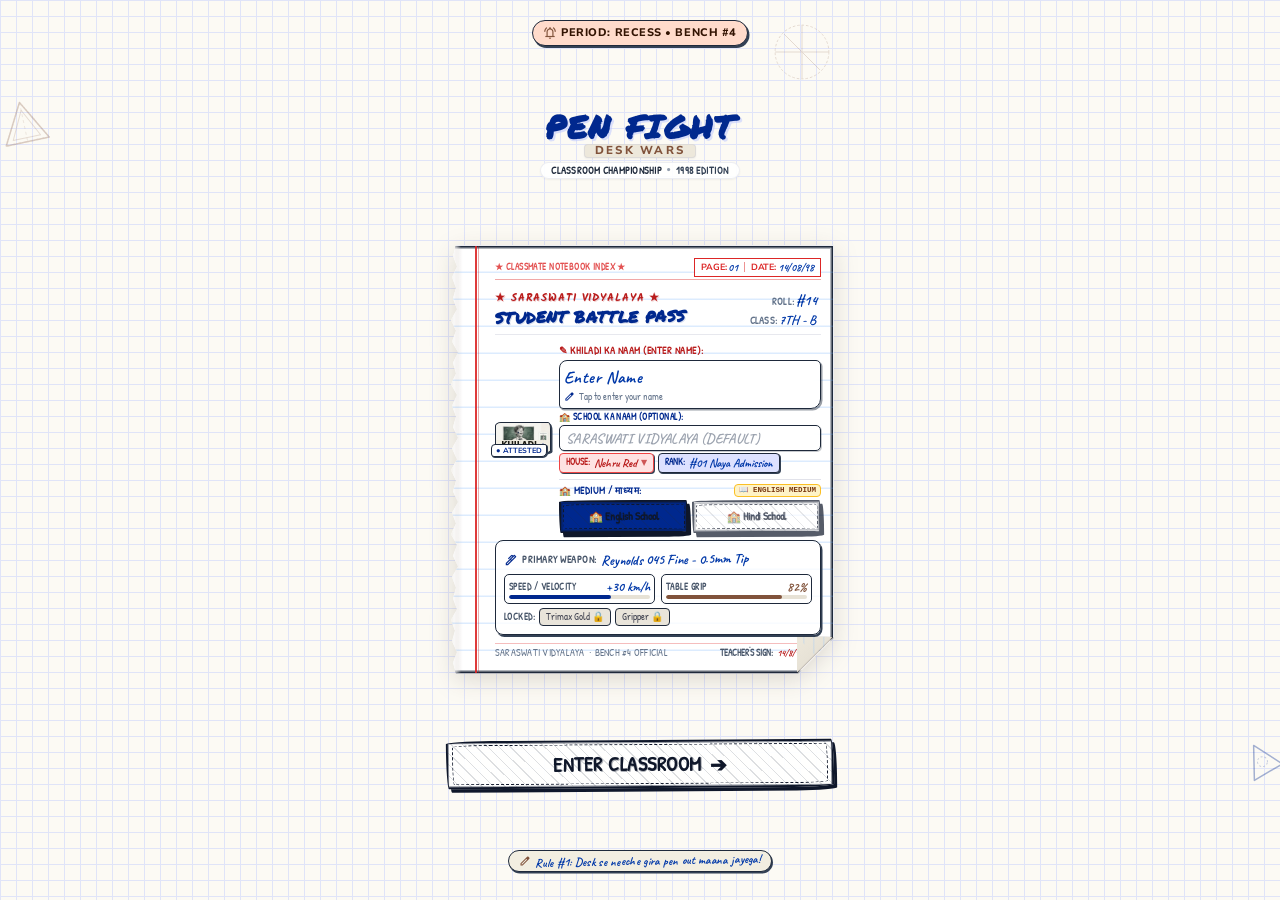
<file: index.html>
﻿<!DOCTYPE html>
<html lang="en">
<head>
  <meta charset="UTF-8">
  <meta name="viewport" content="width=device-width, initial-scale=1.0, user-scalable=no, maximum-scale=1.0, viewport-fit=cover">
  <title>Pen Fight: Desk Wars — Phase 1 Prototype</title>
  <link rel="stylesheet" href="./css/base.css?v=p3_s1">
  <link rel="stylesheet" href="./css/splash.css?v=p3_s2">
  <link rel="stylesheet" href="./css/menu.css?v=p3_s3">
  <link rel="stylesheet" href="./css/campaign.css?v=p3_s4">
  <link rel="stylesheet" href="./css/compass.css?v=p3_s5">
  <link rel="stylesheet" href="./css/match_setup.css?v=p3_s6">
  <link rel="stylesheet" href="./css/hud.css?v=p3_s15_ruler">
  <link rel="stylesheet" href="./css/match_result.css?v=p3_s8">
  <link rel="stylesheet" href="./css/trophy_cabinet.css?v=p3_s9">
  <script src="./js/tailwind.cdn.js"></script>
  <script id="tailwind-config">
    tailwind.config = {
      darkMode: "class",
      theme: {
        extend: {
          "colors": {
            "on-tertiary-fixed": "#410002",
            "on-surface": "#1d1c14",
            "on-primary-fixed": "#001453",
            "surface-container-lowest": "#ffffff",
            "inverse-surface": "#323128",
            "surface-dim": "#dedacd",
            "surface-bright": "#fef9ec",
            "on-tertiary-fixed-variant": "#93000b",
            "on-secondary-fixed-variant": "#663c26",
            "on-error": "#ffffff",
            "inverse-on-surface": "#f5f0e4",
            "error": "#ba1a1a",
            "on-primary-container": "#a8b8ff",
            "tertiary-fixed": "#ffdad6",
            "primary-fixed": "#dde1ff",
            "tertiary-fixed-dim": "#ffb4ab",
            "surface": "#fef9ec",
            "on-tertiary-container": "#ffa399",
            "on-primary": "#ffffff",
            "on-error-container": "#93000a",
            "primary-container": "#1e40af",
            "on-secondary-fixed": "#321302",
            "on-secondary-container": "#7a4d36",
            "primary-fixed-dim": "#b8c4ff",
            "surface-container-low": "#f8f3e6",
            "surface-tint": "#3755c3",
            "inverse-primary": "#b8c4ff",
            "outline-variant": "#c4c5d5",
            "on-primary-fixed-variant": "#173bab",
            "background": "#fef9ec",
            "surface-container": "#f2eee1",
            "on-secondary": "#ffffff",
            "secondary-container": "#fec2a3",
            "surface-variant": "#e7e2d6",
            "outline": "#757684",
            "on-tertiary": "#ffffff",
            "on-background": "#1d1c14",
            "tertiary": "#700006",
            "tertiary-container": "#9b000d",
            "secondary-fixed": "#ffdbcb",
            "primary": "#00288e",
            "secondary-fixed-dim": "#f5b99c",
            "on-surface-variant": "#444653",
            "error-container": "#ffdad6",
            "surface-container-high": "#ede8db",
            "secondary": "#81533b",
            "surface-container-highest": "#e7e2d6"
          },
          "borderRadius": {
            "DEFAULT": "0.25rem",
            "lg": "0.5rem",
            "xl": "0.75rem",
            "full": "9999px"
          },
          "spacing": {
            "margin": "1rem",
            "space-sm": "0.5rem",
            "space-md": "1rem",
            "space-xs": "0.25rem",
            "margin-lg": "1.5rem",
            "space-lg": "1.5rem",
            "gutter": "1rem",
            "space-xl": "2rem",
            "gutter-sm": "0.5rem"
          },
          "fontFamily": {
            "headline-sm": ["Nunito Sans"],
            "headline-lg": ["Nunito Sans"],
            "body-lg": ["Nunito Sans"],
            "body-sm": ["Nunito Sans"],
            "display-lg": ["Nunito Sans"],
            "body-md": ["Nunito Sans"],
            "label-sm": ["Nunito Sans"],
            "headline-md": ["Nunito Sans"],
            "label-md": ["Nunito Sans"],
            "label-lg": ["Nunito Sans"],
            "display-lg-mobile": ["Nunito Sans"]
          }
        }
      }
    };
  </script>
  <style>
    * {
      box-sizing: border-box;
      margin: 0;
      padding: 0;
      user-select: none;
      -webkit-user-select: none;
    }
    /* Lock gesture events ONLY on 3D physics canvas, not on menus or chits */
    #canvas-container {
      position: absolute;
      top: 0;
      left: 0;
      width: 100%;
      height: 100%;
      touch-action: none;
      z-index: 1;
    }
    /* Explicitly allow fluid vertical touch scroll on all menus, chits & modals */
    .overflow-y-auto,
    [id$="-overlay"],
    .notebook-modal-backdrop,
    .blueprint-grid,
    #career-dossier-modal,
    #level-ladder-modal,
    #splash-screen-overlay,
    #main-menu-overlay,
    #campaign-map-overlay,
    #compass-box-overlay,
    #match-setup-overlay,
    #trophy-cabinet-overlay,
    #match-result-overlay {
      touch-action: pan-y !important;
      -webkit-overflow-scrolling: touch !important;
    }

    /* ====================================================================== */
    /* ANDROID EDGE-TO-EDGE SAFE AREA SYSTEM (Batch 1 Audit Fix)              */
    /* ====================================================================== */
    /* Full-screen overlay wrapper — covers 100% of every Android screen      */
    .screen-overlay-root {
      width: 100% !important;
      min-height: 100vh;
      min-height: 100dvh;
      display: flex;
      flex-direction: column;
    }
    /* Inner content — centered, max 460px for readability on large phones    */
    .screen-content-inner {
      width: 100%;
      max-width: 460px;
      margin: 0 auto;
      flex: 1;
      display: flex;
      flex-direction: column;
    }
    /* Top safe area — notch / punch-hole / status bar clearance              */
    .safe-top {
      padding-top: max(12px, env(safe-area-inset-top));
    }
    /* Bottom safe area — gesture bar / nav bar clearance                     */
    .safe-bottom {
      padding-bottom: max(14px, env(safe-area-inset-bottom));
    }
    /* Full-screen <main> replacement for the 4 fixed w-[390px] screens       */
    .game-screen-main {
      width: 100% !important;
      min-height: 100vh;
      min-height: 100dvh;
      max-height: 100vh;
      max-height: 100dvh;
      position: relative;
      display: flex;
      flex-direction: column;
      justify-content: space-between;
      overflow: hidden;
    }

    /* ====================================================================== */
    /* THE TRANSPARENT PENCIL EFFECT BUTTON SYSTEM (Page 1 Gold Standard)     */
    /* ====================================================================== */
    .pencil-btn-tactile {
      position: relative;
      overflow: hidden;
      border: 2.5px solid rgb(15, 23, 42) !important;
      border-radius: 255px 15px 225px / 15px 225px 15px 255px !important;
      box-shadow: rgb(15, 23, 42) 3px 4px 0px, rgba(15, 23, 42, 0.45) 0px 0px 0px 1.5px inset !important;
      font-family: 'Patrick Hand', cursive !important;
      color: #0f172a !important;
      text-shadow: 0.5px 0.5px 0px rgba(15, 23, 42, 0.35);
      transform: rotate(-0.3deg);
      transition: transform 0.1s ease, box-shadow 0.1s ease;
      cursor: pointer;
      user-select: none;
    }
    .pencil-btn-tactile::before {
      content: "";
      position: absolute;
      inset: 0;
      pointer-events: none;
      opacity: 0.15;
      background: repeating-linear-gradient(45deg, #1e293b 0, #1e293b 1px, transparent 0, transparent 8px);
      z-index: 1;
    }
    .pencil-btn-tactile::after {
      content: "";
      position: absolute;
      inset: 1.5px;
      pointer-events: none;
      border: 1.5px dashed rgb(15, 23, 42);
      border-radius: 240px 12px 215px 14px / 14px 215px 12px 240px;
      z-index: 2;
    }
    .pencil-btn-tactile > * {
      position: relative;
      z-index: 3;
    }
    .pencil-btn-tactile:active {
      transform: translate(2px, 2px) rotate(-0.3deg) !important;
      box-shadow: rgb(15, 23, 42) 1.5px 2px 0px, rgba(15, 23, 42, 0.45) 0px 0px 0px 1.5px inset !important;
    }

    /* pt-safe / pb-safe — Splash screen safe area utilities */
    .pt-safe {
      padding-top: max(12px, env(safe-area-inset-top));
    }
    .pb-safe {
      padding-bottom: max(14px, env(safe-area-inset-bottom));
    }
    .pencil-btn-white {
      background-color: rgba(255, 255, 255, 0.95) !important;
    }
    .pencil-btn-amber {
      background-color: #fef3c7 !important;
      color: #78350f !important;
    }
    .pencil-btn-blue {
      background-color: #e0e7ff !important;
      color: #1e1b4b !important;
    }
    .pencil-btn-rose {
      background-color: #ffe4e6 !important;
      color: #881337 !important;
    }
    .pencil-btn-green {
      background-color: #dcfce7 !important;
      color: #14532d !important;
    }

    /* Compact version for smaller headers / back / close buttons */
    .pencil-btn-compact {
      border-radius: 180px 10px 160px 12px / 12px 160px 10px 180px !important;
      box-shadow: rgb(15, 23, 42) 2px 2.5px 0px, rgba(15, 23, 42, 0.35) 0px 0px 0px 1px inset !important;
      border-width: 2px !important;
    }
    .pencil-btn-compact:active {
      transform: translate(1px, 1.5px) !important;
      box-shadow: rgb(15, 23, 42) 1px 1px 0px, rgba(15, 23, 42, 0.35) 0px 0px 0px 1px inset !important;
    }
  </style>

  <script type="importmap">
    {
      "imports": {
        "three": "./js/three.module.js",
        "rapier": "./js/rapier.es.js"
      }
    }
  </script>
  <script type="module">
    import { audioManager } from './js/audio_manager.js';
    import { audioSynth } from './js/audio_synth.js';
    window.AudioManager = audioManager;
    window.AudioSynth = audioSynth;
  </script>
</head>
<body>
  <div id="canvas-container"></div>
  <!-- Persistent Parchment/Notebook Shield to prevent 3D canvas flashing during transitions -->
  <div id="menu-backdrop-shield" class="fixed inset-0 pointer-events-none z-10 bg-[#f8f3e6] transition-opacity duration-300" style="opacity: 1;"></div>

  <!-- Phase 3 Step 3.7: In-Game Transparent HUD & Color-Shifting Slingshot Gauge (Stitch Design) -->
<div id="game-hud-overlay" style="display: none;" class="hud-root pointer-events-none fixed inset-0 z-50 flex flex-col justify-between select-none overflow-hidden font-sans">
  <!-- Inner Max-Width Viewport Container (Centered for Desktop/Tablet, Full on Mobile) -->
  <div class="relative w-full max-w-[420px] h-full mx-auto flex flex-col justify-between p-3 pointer-events-none safe-top safe-bottom">
    
    <!-- TOP STATUS SECTION -->
    <header class="relative flex flex-col pointer-events-none">
      <!-- Notebook Slip Head-to-Head Scoreboard Card with Integrated Heading & Pause Button -->
      <div class="relative p-2.5 pt-0 rounded-xl bg-white border-2 border-slate-900 shadow-[0_3.5px_0_0_#0f172a] overflow-hidden pointer-events-auto">
        <!-- Notebook Blue Ruled Lines & Red Vertical Margin -->
        <div class="absolute inset-0 pointer-events-none opacity-25" style="background-image: repeating-linear-gradient(transparent 0px, transparent 19px, rgba(96, 165, 250, 0.4) 20px);"></div>
        <div class="absolute top-0 bottom-0 left-7 w-[1.5px] bg-rose-500 opacity-60 pointer-events-none"></div>

        <!-- Integrated Top Header Strip Heading (Compact All-in-One with Embedded Pause) -->
        <div class="relative z-10 flex items-center justify-between px-2.5 py-0.5 bg-[#fefcf8] border-b border-slate-300 -mx-2.5 mb-1.5">
          <div class="flex items-center gap-1.5 text-slate-800 min-w-0">
            <span class="text-xs shrink-0">🔔</span>
            <span id="hud-recess-pill" class="text-[9.5px] uppercase tracking-wider text-rose-700 font-extrabold truncate" style="font-family: 'Patrick Hand', cursive;">
              RECESS PERIOD 4 • BENCH #1
            </span>
            <span class="w-1 h-1 rounded-full bg-slate-400 shrink-0"></span>
            <span id="hud-stake-badge" class="text-[8.5px] text-slate-600 font-bold shrink-0" style="font-family: 'Patrick Hand', cursive;">
              1P DESK DUEL
            </span>
          </div>
          
          <!-- Live Round Bounty & Embedded Pause Button -->
          <div class="flex items-center gap-2 shrink-0">
            <span id="hud-bounty-chip" class="text-[8.5px] font-black text-amber-900 tracking-wider" style="font-family: 'Permanent Marker', cursive;">
              ★ 3 ROUNDS
            </span>
            <button id="hud-pause-btn" type="button" aria-label="Pause Match" class="w-7 h-7 min-w-[28px] min-h-[28px] rounded-md bg-white hover:bg-slate-100 border border-slate-900 text-slate-900 flex items-center justify-center active:scale-90 transition-transform shadow-sm cursor-pointer" title="Pause Match">
              <span class="material-symbols-outlined text-[16px]">pause</span>
            </button>
          </div>
        </div>

        <!-- Red Pushpin / Paperclip Top Accent -->
        <div class="absolute -top-1 left-1/2 -translate-x-1/2 z-20 flex items-center gap-1 pointer-events-none">
          <div class="w-3.5 h-3.5 rounded-full bg-rose-600 border border-slate-900 shadow-sm"></div>
        </div>

        <div class="relative z-10 flex items-center justify-between pt-0.5">
          <!-- P1: Player Info (Clickable Profile / Progress Report) -->
          <div class="flex items-center gap-2 flex-1 min-w-0 pointer-events-auto">
            <button id="hud-p1-profile-btn" type="button" onclick="window.openProfileProgressFromHud()" class="relative shrink-0 active:scale-90 transition-transform cursor-pointer p-0 bg-transparent border-0" title="Touch to view Khiladi Progress Report & Dossier">
              <div class="w-10 h-10 rounded-full bg-blue-100 border-2 border-slate-900 flex items-center justify-center overflow-hidden shadow-inner ring-2 ring-blue-400/50 hover:ring-blue-600 transition-all">
                <img id="hud-p1-avatar" class="w-full h-full object-cover" src="./assets/student_avatar.jpg" alt="Player 1" onerror="this.src='./assets/opponents/stage_01.jpg';">
              </div>
              <span class="absolute -bottom-1 -right-1 px-1 rounded bg-blue-600 text-white font-bold text-[7.5px] border border-slate-900 shadow-sm" style="font-family: 'Patrick Hand', cursive;">YOU</span>
            </button>
            
            <div class="flex flex-col min-w-0 cursor-pointer" onclick="window.openProfileProgressFromHud()" title="Touch to view Khiladi Progress Report">
              <span id="hud-p1-name" class="font-black text-[11px] text-slate-900 truncate max-w-[80px] sm:max-w-[100px] leading-tight hover:text-blue-700 transition-colors" style="font-family: 'Permanent Marker', cursive;">
                Student Fighter
              </span>
              <div class="flex items-center gap-1 mt-0.5">
                <span id="hud-p1-pen" class="text-[8px] text-blue-800 font-extrabold bg-blue-100 border border-blue-300 px-1 py-0.2 rounded truncate max-w-[65px]" style="font-family: 'Patrick Hand', cursive;">
                  REYNOLDS 045
                </span>
                <span id="hud-p1-roll" class="text-[8px] text-slate-500 font-bold" style="font-family: 'Patrick Hand', cursive;">
                  R#14
                </span>
              </div>
              <!-- Round Pips (Best of 3 / 5) -->
              <div id="hud-p1-pips" class="flex items-center gap-1 mt-1">
                <span class="w-2.5 h-2.5 rounded-full bg-slate-200 border border-slate-400" data-pip="1"></span>
                <span class="w-2.5 h-2.5 rounded-full bg-slate-200 border border-slate-400" data-pip="2"></span>
                <span class="w-2.5 h-2.5 rounded-full bg-slate-200 border border-slate-400" data-pip="3"></span>
              </div>
              <!-- Turn Indicator under P1 Profile -->
              <div id="hud-p1-turn-pill" class="flex items-center gap-1 mt-1 px-1.5 py-0.2 rounded-full bg-emerald-100 border border-emerald-600 text-emerald-900 font-extrabold text-[8px] tracking-wide shadow-2xs uppercase animate-pulse w-fit" style="font-family: 'Patrick Hand', cursive;">
                <span class="w-1.5 h-1.5 rounded-full bg-emerald-600"></span>
                <span>YOUR TURN 🎯</span>
              </div>
            </div>
          </div>

          <!-- VS & Center Match Stats -->
          <div class="flex flex-col items-center px-1.5 py-0.5 rounded-lg bg-[#f8f5ee] border border-slate-300 mx-1 shrink-0 z-10 min-w-[68px]">
            <span id="hud-round-label" class="text-[7.5px] whitespace-nowrap font-black text-rose-700 uppercase tracking-tight" style="font-family: 'Patrick Hand', cursive;">
              ROUND 01 / 03
            </span>
            <div class="flex items-center gap-0.5 text-slate-800 my-0.2">
              <span class="material-symbols-outlined text-[12px] text-amber-700">timer</span>
              <span id="hud-match-timer" class="font-black text-[12px] tracking-tight leading-none" style="font-family: 'Permanent Marker', cursive;">
                02:45
              </span>
            </div>
            <span class="text-[7.5px] font-black text-blue-700 px-1.5 py-0 rounded-full bg-blue-100 border border-blue-300 leading-tight">
              VS
            </span>
          </div>

          <!-- P2 / Opponent Info -->
          <div class="flex items-center justify-end gap-2 flex-1 min-w-0 text-right pointer-events-auto">
            <div class="flex flex-col min-w-0 items-end cursor-pointer" onclick="window.openRivalDossierFromHud()" title="Touch to view Rival Scout Dossier">
              <span id="hud-p2-name" class="font-black text-[11px] text-slate-900 truncate max-w-[80px] sm:max-w-[100px] leading-tight hover:text-rose-700 transition-colors" style="font-family: 'Permanent Marker', cursive;">
                Bunty 'Backbencher'
              </span>
              <div class="flex items-center gap-1 mt-0.5">
                <span id="hud-p2-roll" class="text-[8px] text-slate-500 font-bold" style="font-family: 'Patrick Hand', cursive;">
                  R#09
                </span>
                <span id="hud-p2-pen" class="text-[8px] text-rose-800 font-extrabold bg-rose-100 border border-rose-300 px-1 py-0.2 rounded truncate max-w-[65px]" style="font-family: 'Patrick Hand', cursive;">
                  NATARAJ 621
                </span>
              </div>
              <!-- Round Pips -->
              <div id="hud-p2-pips" class="flex items-center gap-1 mt-1">
                <span class="w-2.5 h-2.5 rounded-full bg-slate-200 border border-slate-400" data-pip="1"></span>
                <span class="w-2.5 h-2.5 rounded-full bg-slate-200 border border-slate-400" data-pip="2"></span>
                <span class="w-2.5 h-2.5 rounded-full bg-slate-200 border border-slate-400" data-pip="3"></span>
              </div>
              <!-- Turn Indicator under P2 Profile -->
              <div id="hud-p2-turn-pill" class="hidden items-center gap-1 mt-1 px-1.5 py-0.2 rounded-full bg-blue-100 border border-blue-600 text-blue-900 font-extrabold text-[8px] tracking-wide shadow-2xs uppercase animate-pulse w-fit" style="font-family: 'Patrick Hand', cursive;">
                <span class="w-1.5 h-1.5 rounded-full bg-blue-600"></span>
                <span id="hud-p2-turn-text">RIVAL TURN ⏳</span>
              </div>
            </div>

            <button id="hud-p2-profile-btn" type="button" onclick="window.openRivalDossierFromHud()" class="relative shrink-0 active:scale-90 transition-transform cursor-pointer p-0 bg-transparent border-0" title="Touch to view Rival Scout Dossier">
              <div class="w-10 h-10 rounded-full bg-rose-100 border-2 border-slate-900 flex items-center justify-center overflow-hidden shadow-inner ring-2 ring-rose-400/50 hover:ring-rose-600 transition-all">
                <img id="hud-p2-avatar" class="w-full h-full object-cover" src="./assets/opponents/stage_01.jpg" alt="Opponent" onerror="this.src='./assets/opponent_monitor.jpg';">
              </div>
              <span class="absolute -bottom-1 -left-1 px-1 rounded bg-rose-600 text-white font-bold text-[7.5px] border border-slate-900 shadow-sm" style="font-family: 'Patrick Hand', cursive;">BOT</span>
            </button>
          </div>
        </div>
      </div>
    </header>

    <!-- FLOATING CENTER REFEREE POPUP (KNOCKOUT / DOUBLE FALL / TIME'S UP) -->
    <div class="flex flex-col items-center justify-center my-auto px-4 pointer-events-none">
      <div id="hud-turn-banner" style="display: none;" class="relative transition-all duration-300 transform scale-100 pointer-events-none">
        <!-- Torn Paper Body -->
        <div class="relative bg-white border-2 border-slate-900 text-slate-900 px-5 py-2 rounded-lg shadow-[3px_3px_0_0_#0f172a] -rotate-1 flex flex-col items-center">
          <div class="flex items-center gap-2">
            <span class="w-2 h-2 rounded-full bg-rose-600 animate-ping"></span>
            <span id="hud-turn-title" class="text-[16px] font-black text-[#00288e] tracking-wide uppercase" style="font-family: 'Permanent Marker', cursive;">
              KNOCKOUT! 💥
            </span>
          </div>
          <p id="hud-turn-sub" class="text-[11px] font-bold text-slate-700 text-center mt-0.5 leading-tight" style="font-family: Caveat, cursive;">
            Player scored a point!
          </p>
        </div>
      </div>
    </div>

    <!-- LEFT BORDER: AUTHENTIC SCHOOL WOODEN RULER (UNDER PROFILE BOX, TABLE 100% OPEN) -->
    <aside id="hud-power-card" class="absolute left-3.5 top-32 z-40 flex flex-col items-center pointer-events-none select-none">
      <!-- Live Dynamic Power Callout Pill on Top of Ruler -->
      <div id="hud-power-badge" class="mb-1 px-1.5 py-0.5 rounded-md bg-[#faf6ed] border border-slate-900 shadow-[0_1.5px_0_0_#0f172a] text-[9.5px] font-black text-slate-900 text-center whitespace-nowrap min-w-[28px]" style="font-family: 'Patrick Hand', cursive;">
        0%
      </div>

      <!-- Wooden / Amber Geometry Scale Body -->
      <div class="relative w-7 h-52 bg-[#fde68a] rounded-lg border-2 border-slate-900 shadow-[2px_2.5px_0_0_#0f172a] overflow-hidden flex flex-col justify-between p-1">
        <!-- Scale Ruler Markings (Inches & Millimeters) -->
        <div class="absolute inset-y-0 left-0 w-2 flex flex-col justify-between py-2 pointer-events-none z-20">
          <div class="w-2.5 h-[1.5px] bg-slate-800"></div>
          <div class="w-1.5 h-[1px] bg-slate-600"></div>
          <div class="w-2 h-[1px] bg-slate-600"></div>
          <div class="w-1.5 h-[1px] bg-slate-600"></div>
          <div class="w-2.5 h-[1.5px] bg-slate-800"></div>
          <div class="w-1.5 h-[1px] bg-slate-600"></div>
          <div class="w-2 h-[1px] bg-slate-600"></div>
          <div class="w-1.5 h-[1px] bg-slate-600"></div>
          <div class="w-2.5 h-[1.5px] bg-slate-800"></div>
          <div class="w-1.5 h-[1px] bg-slate-600"></div>
          <div class="w-2 h-[1px] bg-slate-600"></div>
          <div class="w-1.5 h-[1px] bg-slate-600"></div>
          <div class="w-2.5 h-[1.5px] bg-slate-800"></div>
        </div>

        <!-- Mini Top & Bottom Legend Labels -->
        <div class="absolute top-1 right-1 text-[7.5px] font-black text-rose-800 leading-none z-20" style="font-family: 'Permanent Marker', cursive;">
          MAX
        </div>
        <div class="absolute bottom-1 right-1 text-[7.5px] font-black text-emerald-800 leading-none z-20" style="font-family: 'Permanent Marker', cursive;">
          0%
        </div>

        <!-- Vertical Slingshot Tension Reservoir (Fills Bottom to Top) -->
        <div class="relative w-3.5 h-full ml-auto rounded-full bg-slate-900/15 border border-slate-800/40 overflow-hidden flex flex-col justify-end p-0.5 shadow-inner">
          <div id="hud-power-bar-fill" class="w-full rounded-full transition-all duration-75 bg-gradient-to-t from-emerald-500 via-amber-400 to-rose-600" style="height: 0%; min-height: 0%;"></div>
          <!-- Guideline threshold dashes -->
          <div class="absolute inset-x-0 bottom-[40%] h-[1px] bg-white/60 pointer-events-none"></div>
          <div class="absolute inset-x-0 bottom-[75%] h-[1px] bg-white/60 pointer-events-none"></div>
        </div>
      </div>
    </aside>

    <!-- BOTTOM: FIRST-SHOT VISUAL FINGER GUIDE -->
    <div class="relative flex flex-col items-center justify-end pb-3 pointer-events-none z-30">
      <div id="hud-first-shot-hint" class="pointer-events-none px-3.5 py-1.5 rounded-full bg-white/95 border-2 border-slate-900 shadow-[0_3px_0_0_#0f172a] text-[#00288e] text-[11px] font-bold tracking-wide flex items-center gap-1.5 animate-bounce select-none" style="font-family: 'Patrick Hand', cursive;" data-i18n="hud.first_shot_hint">
        👆 Pull your pen back & release to shoot!
      </div>
    </div>
  </div>
</div>

<!-- 2. PAUSE MENU DRAWER MODAL (RECESS TIMEOUT CHIT) -->
<div id="pause-menu-modal" style="display: none;" class="pause-modal-root fixed inset-0 z-100 flex items-center justify-center bg-black/60 backdrop-blur-sm select-none p-4 font-sans">
  <!-- Ruled Notebook Chit Body -->
  <div class="relative w-full max-w-[360px] bg-white border-[3px] border-slate-900 rounded-2xl shadow-[6px_6px_0_0_#0f172a] p-3.5 pt-4 overflow-hidden -rotate-1">
    <!-- Paperclip & Pushpin Top Accents -->
    <div class="absolute -top-1.5 left-6 w-4 h-8 border-2 border-slate-700 rounded-full pointer-events-none z-20 shadow-sm"></div>
    <div class="absolute top-2 right-4 w-4 h-4 rounded-full bg-rose-600 border border-slate-900 shadow-sm flex items-center justify-center text-white text-[9px] font-bold">📌</div>

    <!-- Notebook Ruled Background Lines -->
    <div class="absolute inset-0 pointer-events-none opacity-20" style="background-image: repeating-linear-gradient(transparent 0px, transparent 21px, rgba(96, 165, 250, 0.4) 22px);"></div>
    <div class="absolute top-0 bottom-0 left-6 w-[1.5px] bg-rose-500 opacity-50 pointer-events-none"></div>

    <div class="relative z-10 pl-4 flex flex-col gap-2.5">
      <!-- Header Chit -->
      <div class="flex items-center justify-between border-b-2 border-dashed border-slate-400 pb-1.5">
        <div>
          <span class="text-[9px] font-extrabold text-rose-700 bg-rose-100 border border-rose-300 px-1.5 py-0.2 rounded" style="font-family: 'Patrick Hand', cursive;" data-i18n="pause.whistle_frozen">
            WHISTLE BLOWN • MATCH FROZEN
          </span>
          <h2 class="text-[17px] font-semibold text-[#00288e] leading-tight mt-0.5 uppercase tracking-wide" style="font-family: 'Permanent Marker', cursive;" data-i18n="pause.title">
            RECESS TIMEOUT! ⏸️
          </h2>
        </div>
        <div class="px-2 py-0.5 bg-amber-100 border border-amber-400 rounded text-amber-900 text-[10px] font-black" style="font-family: 'Permanent Marker', cursive;" data-i18n="pause.period_badge">
          PERIOD 4
        </div>
      </div>

      <!-- PT Tiwari Sir On Round Warning Box -->
      <div class="p-2 rounded-lg bg-amber-50/90 border-2 border-amber-400 shadow-sm flex items-center gap-2">
        <div class="w-9 h-9 rounded-full bg-white border border-slate-800 flex items-center justify-center text-lg shrink-0 shadow-sm">
          👨‍🏫
        </div>
        <div class="flex flex-col">
          <span class="text-[10px] font-black text-rose-800 uppercase" style="font-family: 'Permanent Marker', cursive;" data-i18n="pause.teacher_title">
            PT TIWARI SIR ON ROUND!
          </span>
          <p class="text-[10px] font-bold text-slate-700 leading-tight" style="font-family: Caveat, cursive;" data-i18n="pause.teacher_desc">
            Staff room se nikal chuke hain! Board duster in hand. Arena is safe & frozen under desk bench.
          </p>
        </div>
      </div>

      <!-- Current Match Score Mini Sheet -->
      <div class="bg-[#faf6ed] rounded-lg border border-slate-300 p-2 flex items-center justify-between text-[11px]">
        <div class="flex flex-col">
          <span id="pause-p1-summary" class="font-black text-slate-900" style="font-family: 'Permanent Marker', cursive;">Player 1</span>
          <span id="pause-p1-pen-summary" class="text-[9px] text-blue-700 font-bold" style="font-family: 'Patrick Hand', cursive;">Reynolds 045</span>
        </div>
        <div class="flex flex-col items-center px-2 py-0.5 bg-white rounded border border-slate-400 shadow-inner">
          <span id="pause-score-summary" class="font-black text-rose-700 text-[13px]" style="font-family: 'Permanent Marker', cursive;">0 - 0</span>
          <span id="pause-round-summary" class="text-[8px] text-slate-500 font-bold" style="font-family: 'Patrick Hand', cursive;">ROUND 1/3</span>
        </div>
        <div class="flex flex-col items-end">
          <span id="pause-p2-summary" class="font-black text-slate-900" style="font-family: 'Permanent Marker', cursive;">Opponent</span>
          <span id="pause-p2-pen-summary" class="text-[9px] text-rose-700 font-bold" style="font-family: 'Patrick Hand', cursive;">Nataraj 621</span>
        </div>
      </div>

      <!-- Settings & Toggles -->
      <div class="flex flex-col gap-1.5 py-1">
        <!-- 2-Medium Language Selector -->
        <div class="flex items-center justify-between px-2 py-1 rounded bg-white border border-slate-300">
          <div class="flex items-center gap-1.5">
            <span class="text-sm">🌐</span>
            <span class="text-[11px] font-bold text-slate-800" style="font-family: 'Patrick Hand', cursive;" data-i18n="pause.medium_label">MEDIUM / माध्यम:</span>
          </div>
          <div class="inline-flex rounded-md p-0.5 bg-slate-100 border border-slate-400 gap-1 select-none">
            <button type="button" id="pause-med-english-btn" onclick="window.setGameLanguage('english')" class="pencil-btn-tactile px-1.5 py-0.5 rounded text-[9.5px] font-bold cursor-pointer bg-[#00288e] text-white font-black shadow-sm">
              📖 English
            </button>
            <button type="button" id="pause-med-hindi-btn" onclick="window.setGameLanguage('hindi')" class="pencil-btn-tactile px-1.5 py-0.5 rounded text-[9.5px] font-bold cursor-pointer bg-white text-slate-700 opacity-70">
              🇮🇳 हिंदी
            </button>
          </div>
        </div>

        <!-- SFX Toggle -->
        <div class="flex items-center justify-between px-2 py-1 rounded bg-white border border-slate-300">
          <div class="flex items-center gap-1.5">
            <span class="text-sm">🔊</span>
            <span class="text-[11px] font-bold text-slate-800" style="font-family: 'Patrick Hand', cursive;" data-i18n="pause.sfx_label">Desk Sound Effects (SFX)</span>
          </div>
          <button id="pause-sfx-toggle" type="button" class="w-10 h-5 rounded-full bg-emerald-500 p-0.5 transition-colors relative cursor-pointer" data-state="on">
            <div class="w-4 h-4 rounded-full bg-white shadow-sm transform translate-x-5 transition-transform"></div>
          </button>
        </div>

        <!-- Haptics / Whistle Warning Toggle -->
        <div class="flex items-center justify-between px-2 py-1 rounded bg-white border border-slate-300">
          <div class="flex items-center gap-1.5">
            <span class="text-sm">📳</span>
            <span class="text-[11px] font-bold text-slate-800" style="font-family: 'Patrick Hand', cursive;" data-i18n="pause.whistle_label">Teacher Whistle Alert</span>
          </div>
          <button id="pause-haptic-toggle" type="button" class="w-10 h-5 rounded-full bg-emerald-500 p-0.5 transition-colors relative cursor-pointer" data-state="on">
            <div class="w-4 h-4 rounded-full bg-white shadow-sm transform translate-x-5 transition-transform"></div>
          </button>
        </div>
        <!-- In-Match Difficulty Selector -->
        <div class="flex flex-col gap-1 p-2 rounded-xl bg-amber-50/90 border-2 border-amber-400">
          <div class="flex items-center justify-between text-[10px] font-bold text-slate-700" style="font-family: 'Patrick Hand', cursive;">
            <span data-i18n="pause.diff_label">BOT AI DIFFICULTY:</span>
            <span id="pause-diff-status" class="text-blue-800 font-extrabold uppercase">Normal</span>
          </div>
          <div class="grid grid-cols-3 gap-1 mt-0.5">
            <button type="button" id="pause-diff-easy-btn" onclick="window.setPauseDifficulty('easy')" class="py-1 px-1 rounded-lg border text-[10px] font-bold text-center cursor-pointer bg-white border-slate-300 text-slate-700 hover:bg-slate-100" style="font-family: 'Permanent Marker', cursive;">Easy</button>
            <button type="button" id="pause-diff-normal-btn" onclick="window.setPauseDifficulty('normal')" class="py-1 px-1 rounded-lg border text-[10px] font-bold text-center cursor-pointer bg-amber-400 border-slate-900 text-slate-900 shadow-2xs font-black" style="font-family: 'Permanent Marker', cursive;">Normal</button>
            <button type="button" id="pause-diff-hard-btn" onclick="window.setPauseDifficulty('hard')" class="py-1 px-1 rounded-lg border text-[10px] font-bold text-center cursor-pointer bg-white border-slate-300 text-slate-700 hover:bg-slate-100" style="font-family: 'Permanent Marker', cursive;">Hard 🔥</button>
          </div>
        </div>

      </div>

      <!-- Action Buttons -->
      <div class="flex flex-col gap-1.5 mt-0.5">
        <!-- Resume -->
        <button id="pause-resume-btn" type="button" class="w-full py-2.5 rounded-xl text-[14px] font-bold tracking-wide flex items-center justify-center gap-1.5 select-none pencil-btn-tactile pencil-btn-green" style="font-family: 'Patrick Hand', cursive;">
          <span class="material-symbols-outlined text-[17px]">play_arrow</span>
          <span data-i18n="pause.resume_btn">RESUME DUEL ⏱️</span>
        </button>

        <!-- Restart -->
        <button id="pause-restart-btn" type="button" class="w-full py-2 rounded-xl text-[12px] font-bold tracking-wide flex items-center justify-center gap-1.5 select-none pencil-btn-tactile pencil-btn-white" style="font-family: 'Patrick Hand', cursive;">
          <span class="material-symbols-outlined text-[15px]">refresh</span>
          <span data-i18n="pause.restart_btn">RESTART ROUND 🔄</span>
        </button>

        <!-- Quit to Hub -->
        <button id="pause-quit-btn" type="button" class="w-full py-1.5 rounded-xl text-[11.5px] font-bold tracking-wide flex items-center justify-center gap-1.5 select-none pencil-btn-tactile pencil-btn-rose" style="font-family: 'Patrick Hand', cursive;">
          <span class="material-symbols-outlined text-[15px]">logout</span>
          <span data-i18n="pause.quit_btn">QUIT TO CLASSROOM HUB 🚪</span>
        </button>
      </div>

      <!-- Code of Conduct Note -->
      <div class="p-1.5 rounded bg-amber-50 border border-amber-300 text-[9px] font-bold text-slate-700 flex items-start gap-1" style="font-family: Caveat, cursive;">
        <span class="text-rose-700 text-[10px]">⚠️</span>
        <span data-i18n="pause.conduct_note">"Code of Conduct: Flick velocity release ke dauran pause dabaya toh Table Foul maana jayega!"</span>
      </div>
    </div>
  </div>
</div>

  <!-- Phase 3 Step 3.2: Splash Screen & Student ID Card Overlay (Stitch Design) -->
  <div id="splash-screen-overlay">
    <main class="flex-1 flex flex-col relative w-full bg-surface-container-low pt-safe pb-safe min-h-screen" style="background-color: rgb(252, 250, 244);">
      <div class="absolute inset-0 pointer-events-none opacity-40 bg-[linear-gradient(to_right,#b8c4ff_1px,transparent_1px),linear-gradient(to_bottom,#b8c4ff_1px,transparent_1px)] bg-[size:16px_16px]"></div>
      
      <!-- Hand-drawn notebook triangle doodles in outer background -->
      <div class="absolute top-24 -left-1 pointer-events-none opacity-35 text-secondary select-none z-0">
        <svg width="56" height="56" viewBox="0 0 56 56" fill="none" class="transform -rotate-12">
          <polygon points="28,6 50,46 6,46" stroke="currentColor" stroke-width="1.6" stroke-linecap="round" stroke-linejoin="round" stroke-dasharray="2 1" opacity="0.8"></polygon>
          <polygon points="28,14 42,42 14,42" stroke="currentColor" stroke-width="1" stroke-linecap="round" stroke-linejoin="round" opacity="0.5"></polygon>
          <line x1="28" y1="6" x2="28" y2="46" stroke="currentColor" stroke-width="0.8" stroke-dasharray="3 3" opacity="0.4"></line>
        </svg>
      </div>
      <div class="absolute bottom-28 -right-2 pointer-events-none opacity-35 text-primary select-none z-0">
        <svg width="48" height="48" viewBox="0 0 48 48" fill="none" class="transform rotate-12">
          <polygon points="10,8 42,20 18,42" stroke="currentColor" stroke-width="1.5" stroke-linecap="round" stroke-linejoin="round"></polygon>
          <circle cx="22" cy="22" r="5" stroke="currentColor" stroke-width="1" stroke-dasharray="2 2" opacity="0.6"></circle>
        </svg>
      </div>

      <div class="flex flex-col w-full relative px-margin pb-2 select-none flex-1 max-w-[420px] mx-auto justify-between">
        <!-- Ambient Compass Scratches & Desk Geometry Accents -->
        <div class="absolute top-2 right-4 pointer-events-none opacity-20 text-secondary">
          <svg fill="none" height="64" stroke="currentColor" stroke-width="1.5" viewBox="0 0 100 100" width="64">
            <circle cx="50" cy="50" r="42" stroke-dasharray="4 3"></circle>
            <path d="M50 8 V92 M8 50 H92 M22 22 L78 78"></path>
          </svg>
        </div>

        <!-- Top Status Indicator: Period & Desk info -->
        <header class="relative z-10 flex flex-col items-center mt-1 mb-1 pt-1">
          <div class="inline-flex items-center gap-1 px-2.5 py-0.5 rounded-full bg-secondary-fixed text-on-secondary-fixed shadow-sm" style="border: 1.5px solid rgb(30, 41, 59); box-shadow: rgb(51, 65, 85) 1.5px 2px 0px; border-radius: 9999px;">
            <span class="material-symbols-outlined text-sm text-secondary" style="font-variation-settings: 'FILL' 1;">notifications_active</span>
            <span class="font-label-md text-label-md tracking-wider uppercase font-extrabold text-[11px]" data-i18n="admission.period_pill">PERIOD: RECESS • BENCH #4</span>
          </div>
        </header>

        <!-- App Title & Comic Doodle Typography -->
        <div class="relative z-10 flex flex-col items-center text-center mb-1.5">
          <div class="relative inline-flex flex-col items-center select-none py-0.5">
            <div class="flex flex-col items-center justify-center">
              <h1 class="text-[28px] sm:text-[32px] font-bold tracking-wider text-[#00288e] uppercase leading-none select-none" style="font-family: 'Permanent Marker', cursive; text-shadow: 1.5px 1.5px 0px rgba(184, 196, 255, 0.5);">PEN FIGHT</h1>
              <div class="mt-0.5 mb-1 px-2.5 py-0.2 rounded bg-surface-container-high border border-outline-variant/40 shadow-sm flex items-center justify-center">
                <span class="text-[11.5px] font-extrabold tracking-[0.20em] text-secondary uppercase leading-none" style="font-family: 'Nunito Sans', sans-serif;">DESK WARS</span>
              </div>
              <div class="inline-flex items-center gap-1 px-2.5 py-0.2 bg-white/90 border border-outline-variant/30 rounded-full shadow-sm text-on-surface">
                <span class="font-bold text-[10px] text-[#1e293b] tracking-wide uppercase" style="font-family: 'Patrick Hand', cursive;" data-i18n="admission.subheading_championship">Classroom Championship</span>
                <span class="text-[#64748b] font-extrabold text-[9px] opacity-70">•</span>
                <span class="font-bold text-[10px] text-[#334155] tracking-wider uppercase" style="font-family: 'Patrick Hand', cursive;" data-i18n="admission.subheading_edition">1998 Edition</span>
              </div>
            </div>
          </div>
        </div>

        <!-- Student ID Card Centerpiece (Ruled Graph Paper + Blueprint Card) -->
        <div class="relative z-10 mb-2 select-none filter drop-shadow-[0_6px_12px_rgba(40,30,15,0.15)]">
          <div class="relative overflow-hidden p-2.5 pl-5 sm:p-3 sm:pl-6 border bg-surface-container-lowest border-outline-variant/30" style="clip-path: polygon(10px 0%, 100% 0%, 100% calc(100% - 36px), calc(100% - 36px) 100%, 10px 100%, 7px 97.5%, 11px 95%, 6px 92.5%, 9px 90%, 5px 87.5%, 11px 85%, 7px 82.5%, 10px 80%, 6px 77.5%, 12px 75%, 7px 72.5%, 11px 70%, 5px 67.5%, 10px 65%, 6px 62.5%, 12px 60%, 7px 57.5%, 10px 55%, 5px 52.5%, 11px 50%, 6px 47.5%, 12px 45%, 7px 42.5%, 10px 40%, 6px 37.5%, 11px 35%, 5px 32.5%, 10px 30%, 7px 27.5%, 12px 25%, 6px 22.5%, 10px 20%, 5px 17.5%, 11px 15%, 7px 12.5%, 10px 10%, 6px 7.5%, 11px 5%, 7px 2.5%, 10px 0%); background-color: rgb(255, 255, 255); border-top-right-radius: 0px; border-bottom-left-radius: 4px; box-shadow: rgb(30, 41, 59) 0px 0px 0px 1.5px inset, rgba(30, 41, 59, 0.35) 0px 0px 0px 3px inset, rgb(30, 41, 59) 0px 3px 0px 0px;">
            <div class="absolute top-0 bottom-0 left-0 w-3.5 pointer-events-none z-15" style="background: linear-gradient(to right, rgba(235, 230, 218, 0.95) 0%, rgba(255, 255, 255, 0.8) 50%, transparent 100%); filter: drop-shadow(rgba(120, 100, 80, 0.25) 1.5px 0px 1px);"></div>
            <div class="absolute top-0 bottom-0 left-0 w-[2px] pointer-events-none z-20 opacity-80" style="background: repeating-linear-gradient(to bottom, #ffffff 0px, #ffffff 3px, #e2dac9 4px, #ffffff 6px, #f5f0e6 9px);"></div>
            <div class="absolute inset-0 pointer-events-none" style="background-image: repeating-linear-gradient(transparent 0px, transparent 25px, rgba(96, 165, 250, 0.22) 26px, rgba(96, 165, 250, 0.22) 27px); background-size: 100% 27px;"></div>
            <div class="absolute top-0 bottom-0 left-7 w-[1.5px] bg-[#dc2626] opacity-90 pointer-events-none z-10"></div>
            <div class="absolute top-0 bottom-0 left-[31px] w-[1px] bg-[#b91c1c] opacity-35 pointer-events-none"></div>
            
            <!-- Fold Corner -->
            <div class="absolute bottom-0 right-0 w-[36px] h-[36px] pointer-events-none z-20 select-none">
              <div class="absolute inset-0" style="clip-path: polygon(0 100%, 100% 0, 0 0); background: linear-gradient(135deg, #ede8db 0%, #e7e2d6 45%, #dedacd 75%, #c4c5d5 100%); filter: drop-shadow(-3px -3px 4px rgba(45, 30, 15, 0.28));"></div>
              <div class="absolute inset-0 pointer-events-none" style="clip-path: polygon(0 100%, 100% 0, 0 0); background-image: repeating-linear-gradient(transparent 0px, transparent 8px, rgba(147, 197, 253, 0.35) 9px, rgba(147, 197, 253, 0.35) 10px); transform: rotate(90deg); opacity: 0.7;"></div>
              <div class="absolute inset-0 pointer-events-none" style="background: linear-gradient(135deg, transparent 48%, rgba(60, 40, 20, 0.28) 50%, rgba(255, 255, 255, 0.8) 52%, transparent 54%);"></div>
            </div>

            <div class="relative z-10 pl-5 sm:pl-6 flex flex-col gap-1.5 sm:gap-2">
              <!-- Notebook Index Header -->
              <div class="flex items-center justify-between border-b border-[#dc2626]/40 pb-0.5 mb-0.5 select-none">
                <div class="text-[8.5px] font-bold text-[#dc2626] tracking-wider uppercase opacity-80" style="font-family: 'Patrick Hand', cursive;" data-i18n="admission.index_header">★ CLASSMATE NOTEBOOK INDEX ★</div>
                <div class="border border-[#dc2626] rounded-xs px-1.5 py-0.2 bg-white/90 shadow-2xs flex items-center gap-1.5 text-[9px] text-[#dc2626] font-bold tracking-tight" style="font-family: 'Nunito Sans', sans-serif;">
                  <div class="flex items-center gap-0.5">
                    <span data-i18n="admission.page_label">PAGE:</span>
                    <span class="text-[#0038a8] font-bold text-[11px]" style="font-family: Caveat, cursive;">01</span>
                  </div>
                  <div class="w-[1px] h-2.5 bg-[#dc2626]/50"></div>
                  <div class="flex items-center gap-0.5">
                    <span data-i18n="admission.date_label">DATE:</span>
                    <span class="text-[#0038a8] font-bold text-[11px]" style="font-family: Caveat, cursive;">14/08/98</span>
                  </div>
                </div>
              </div>

              <!-- School Header & Title -->
              <div class="flex items-start justify-between border-b border-[#c4c5d5]/40 pb-1">
                <div>
                  <span id="pass-school-name" class="block tracking-wider uppercase font-bold text-[#b91c1c] text-[11px] truncate max-w-[200px]" style="font-family: Kalam, cursive; letter-spacing: 0.08em; text-shadow: rgba(185, 28, 28, 0.2) 0.5px 0.5px 0px;">★ SARASWATI VIDYALAYA ★</span>
                  <h2 class="leading-none tracking-wide font-semibold text-[#00288e] text-[16px] uppercase" style="font-family: 'Permanent Marker', cursive; text-shadow: rgba(0, 40, 142, 0.15) 1px 1px 0px; transform: rotate(-0.5deg); display: inline-block;" data-i18n="admission.title">STUDENT BATTLE PASS</h2>
                </div>
                <div class="text-right pr-1 flex flex-col justify-center">
                  <div class="text-[10px] font-bold text-[#64748b] uppercase tracking-wide" style="font-family: 'Patrick Hand', cursive;"><span data-i18n="admission.roll_label">ROLL:</span> <span class="font-bold text-[#0038a8] text-[14px] -rotate-1 inline-block" style="font-family: Caveat, cursive;">#14</span></div>
                  <div class="text-[10px] font-bold text-[#64748b] uppercase tracking-wide" style="font-family: 'Patrick Hand', cursive;"><span data-i18n="admission.class_label">CLASS:</span> <span class="font-bold text-[#0038a8] text-[13px] rotate-1 inline-block" style="font-family: Caveat, cursive;">7th - B</span></div>
                </div>
              </div>

              <!-- Student Profile Row: Caricature Photo + Name & School Inputs -->
              <div class="flex gap-2 items-center">
                <div class="relative shrink-0">
                  <div id="student-avatar-frame" class="w-14 h-17 bg-surface-container-high rounded-md overflow-hidden relative shadow-sm cursor-pointer active:scale-95 transition-transform" style="border: 1.8px solid rgb(30, 41, 59); box-shadow: rgb(51, 65, 85) 1.5px 1.5px 0px, rgba(15, 23, 42, 0.25) 0px 0px 0px 1px inset; border-radius: 6px 3px 7px 4px / 4px 7px 3px 6px;" title="Tap to switch Boy / Girl Avatar">
                    <img id="student-avatar-img" class="w-full h-full object-cover transition-opacity duration-200" alt="Student avatar" src="./assets/student_avatar.jpg">
                    <div class="absolute bottom-0 inset-x-0 bg-surface-container/90 py-0.2 text-center flex items-center justify-center gap-0.5">
                      <span id="student-avatar-label" class="text-[8px] font-semibold text-on-surface uppercase tracking-tight" data-i18n="admission.avatar_khiladi">KHILADI</span>
                      <span class="text-[7px] font-bold text-primary">⇄</span>
                    </div>
                  </div>
                  <div class="absolute -bottom-1 -left-1 bg-surface-container-lowest shadow-sm text-primary px-1 py-0.2 rounded font-label-sm text-[7.5px] font-bold select-none pointer-events-none" style="border: 1.2px solid rgb(30, 41, 59); box-shadow: rgb(51, 65, 85) 1px 1px 0px; border-radius: 4px 2px 5px 3px;" data-i18n="admission.avatar_attested">● ATTESTED</div>
                </div>

                <div class="flex-1 min-w-0 flex flex-col gap-0.5">
                  <label class="block uppercase font-bold tracking-wider text-[#b91c1c] text-[10px]" for="student-name-input" style="font-family: 'Patrick Hand', cursive; letter-spacing: 0.05em;" data-i18n="admission.name_label">✎ KHILADI KA NAAM (ENTER NAME):</label>
                  <div class="bg-white/85 backdrop-blur-sm rounded-md p-1 shadow-xs" style="border: 1.5px solid rgb(30, 41, 59); box-shadow: rgba(30, 41, 59, 0.45) 1.5px 1.5px 0px; border-radius: 8px 5px 10px 4px;">
                    <input aria-label="Student battle name" class="w-full bg-transparent text-[#0038a8] font-bold focus:outline-none p-0 m-0 leading-tight text-[17px] tracking-wide" id="student-name-input" style="font-family: 'Caveat', cursive; transform: rotate(-0.6deg);" type="text" placeholder="Enter Name" value="Enter Name" data-i18n-placeholder="admission.name_placeholder">
                    <div class="text-[#64748b] text-[10px] mt-0.2 flex items-center gap-1">
                      <span class="material-symbols-outlined text-[11px] text-primary">edit</span>
                      <span class="font-medium text-[10px]" style="font-family: 'Patrick Hand', cursive;" data-i18n="admission.name_tap_hint">Tap to enter your name</span>
                    </div>
                  </div>

                  <!-- School Name Input (Optional) -->
                  <div class="mt-0.2">
                    <label class="block uppercase font-bold tracking-wider text-[#00288e] text-[9px]" for="student-school-input" style="font-family: 'Patrick Hand', cursive;" data-i18n="admission.school_label">🏫 SCHOOL KA NAAM (OPTIONAL):</label>
                    <div class="bg-white/85 backdrop-blur-sm rounded-md px-1.5 py-0.2 shadow-xs mt-0.2" style="border: 1.2px solid rgb(30, 41, 59); box-shadow: rgba(30, 41, 59, 0.25) 1px 1px 0px; border-radius: 5px;">
                      <input aria-label="Student school name" class="w-full bg-transparent text-[#b91c1c] font-bold focus:outline-none p-0 m-0 leading-tight text-[14px] tracking-wide uppercase truncate" id="student-school-input" maxlength="28" style="font-family: 'Caveat', cursive;" type="text" placeholder="SARASWATI VIDYALAYA (Default)" data-i18n-placeholder="admission.school_placeholder">
                    </div>
                  </div>

                  <div class="flex flex-wrap gap-1 items-center mt-0.2">
                    <div id="student-house-chip" class="interactive-chip px-1.5 py-0.2 rounded shadow-xs text-[9px] flex items-center gap-1 select-none" style="border: 1.2px solid #ef4444; background-color: #fee2e2; box-shadow: rgb(51, 65, 85) 1px 1px 0px; border-radius: 4px;" title="Tap to select House">
                      <span id="student-house-label" class="font-bold text-[#b91c1c] uppercase text-[8.5px]" style="font-family: 'Patrick Hand', cursive;" data-i18n="admission.house_label">HOUSE:</span>
                      <span id="student-house-val" class="font-bold text-[#b91c1c] text-[12px]" style="font-family: Caveat, cursive;">Nehru Red</span>
                      <span class="text-[8px] text-[#b91c1c] opacity-70">▼</span>
                    </div>
                    <div id="student-rank-badge" class="px-1.5 py-0.2 rounded bg-primary-fixed text-on-primary-fixed shadow-xs text-[9px] flex items-center gap-1 select-none" style="border: 1.2px solid rgb(30, 41, 59); box-shadow: rgb(51, 65, 85) 1px 1px 0px; border-radius: 4px;">
                      <span class="font-bold text-[#00288e] uppercase text-[8.5px]" style="font-family: 'Patrick Hand', cursive;" data-i18n="admission.rank_label">RANK:</span>
                      <span id="student-rank-text" class="font-bold text-[#0038a8] text-[12px]" style="font-family: Caveat, cursive;">#02 Front Bencher</span>
                    </div>
                  </div>

                  <!-- School Medium Selector (English Medium School vs Hindi Medium School) -->
                  <div class="mt-1 pt-1 border-t border-[#c4c5d5]/50 flex flex-col gap-0.5 select-none">
                    <div class="flex items-center justify-between">
                      <label class="block uppercase font-bold tracking-wider text-[#00288e] text-[9.5px]" style="font-family: 'Patrick Hand', cursive;" data-i18n="admission.medium_label">🏫 SCHOOL MEDIUM / स्कूल माध्यम:</label>
                      <span id="splash-medium-badge" class="px-1 py-0.1 rounded bg-amber-100 text-amber-900 border border-amber-400 font-mono text-[7.5px] font-black uppercase">📖 ENGLISH MEDIUM</span>
                    </div>
                    <div class="grid grid-cols-2 gap-1">
                      <button type="button" id="splash-med-english-btn" onclick="window.setSchoolMedium('english_school')" class="pencil-btn-tactile w-full py-1 px-1.5 rounded-md text-[10.5px] font-bold tracking-tight transition-all active:scale-95 cursor-pointer bg-[#00288e] text-white shadow-xs font-black text-center flex items-center justify-center gap-1">
                        🏫 English School
                      </button>
                      <button type="button" id="splash-med-hindi-btn" onclick="window.setSchoolMedium('hindi_school')" class="pencil-btn-tactile w-full py-1 px-1.5 rounded-md text-[10.5px] font-bold tracking-tight transition-all active:scale-95 cursor-pointer bg-white text-slate-700 opacity-70 border border-slate-300 text-center flex items-center justify-center gap-1">
                        🏫 Hindi School
                      </button>
                    </div>
                  </div>
                </div>
              </div>

              <!-- Weapon Blueprint & Stats Box -->
              <div class="bg-white/80 rounded-md p-1.5 sm:p-2 shadow-xs" style="border: 1.5px solid rgb(30, 41, 59); box-shadow: rgb(51, 65, 85) 1.5px 2px 0px; border-radius: 8px;">
                <div class="flex items-center justify-between mb-1">
                  <div class="flex items-center gap-1">
                    <span class="material-symbols-outlined text-primary text-sm">ink_pen</span>
                    <span class="font-bold text-[#475569] uppercase tracking-wider text-[10px]" style="font-family: 'Patrick Hand', cursive;" data-i18n="admission.weapon_label">PRIMARY WEAPON:</span>
                    <span class="font-bold text-[#0038a8] text-[14px] -rotate-1 inline-block" style="font-family: Caveat, cursive;">Reynolds 045 Fine - 0.5mm Tip</span>
                  </div>
                </div>
                
                <div class="grid grid-cols-2 gap-1.5 mb-1">
                  <div class="rounded-md p-1 shadow-2xs bg-surface-container-lowest" style="border: 1.2px solid rgb(30, 41, 59); border-radius: 5px;">
                    <div class="flex justify-between items-center mb-0.2 text-xs">
                      <span class="text-[#475569] font-bold text-[9px] uppercase tracking-wider" style="font-family: 'Patrick Hand', cursive;" data-i18n="admission.speed_label">Speed / Velocity</span>
                      <span class="text-[#0038a8] font-bold text-[13px]" style="font-family: Caveat, cursive;">+30 km/h</span>
                    </div>
                    <div class="w-full h-1 bg-surface-variant rounded-full overflow-hidden">
                      <div class="h-full bg-primary rounded-full" style="width: 72%;"></div>
                    </div>
                  </div>
                  <div class="rounded-md p-1 shadow-2xs bg-surface-container-lowest" style="border: 1.2px solid rgb(30, 41, 59); border-radius: 5px;">
                    <div class="flex justify-between items-center mb-0.2 text-xs">
                      <span class="text-[#475569] font-bold text-[9px] uppercase tracking-wider" style="font-family: 'Patrick Hand', cursive;" data-i18n="admission.grip_label">Table Grip</span>
                      <span class="text-secondary font-bold text-[13px]" style="font-family: Caveat, cursive;">82%</span>
                    </div>
                    <div class="w-full h-1 bg-surface-variant rounded-full overflow-hidden">
                      <div class="h-full bg-secondary rounded-full" style="width: 82%;"></div>
                    </div>
                  </div>
                </div>

                <div class="relative flex items-center gap-1 pt-0.2 text-xs">
                  <span class="font-bold text-[#475569] uppercase text-[9px] tracking-wider" style="font-family: 'Patrick Hand', cursive;" data-i18n="admission.locked_label">LOCKED:</span>
                  
                  <div class="relative inline-block">
                    <span id="chip-trimax-lock" class="interactive-chip inline-flex items-center gap-0.5 px-1.5 py-0.2 rounded bg-surface-variant/90 text-on-surface-variant font-medium shadow-2xs text-[10px]" style="font-family: 'Patrick Hand', cursive; border: 1.2px solid rgb(30, 41, 59); border-radius: 4px;">Trimax Gold 🔒</span>
                    <div id="tooltip-trimax" class="pencil-tooltip-box">🔒 Beat Stage 3 (Monitor) to Unlock!</div>
                  </div>

                  <div class="relative inline-block">
                    <span id="chip-gripper-lock" class="interactive-chip inline-flex items-center gap-0.5 px-1.5 py-0.2 rounded bg-surface-variant/90 text-on-surface-variant font-medium shadow-2xs text-[10px]" style="font-family: 'Patrick Hand', cursive; border: 1.2px solid rgb(30, 41, 59); border-radius: 4px;">Gripper 🔒</span>
                    <div id="tooltip-gripper" class="pencil-tooltip-box">🔒 Reach Stage 5 (Class 7-C) to Unlock!</div>
                  </div>
                </div>
              </div>

              <!-- Footer Signature -->
              <div class="pt-0.5 border-t border-[#dc2626]/30 flex items-center justify-between select-none text-[9.5px]">
                <div class="flex items-center gap-1 text-[#64748b] font-medium tracking-wide" style="font-family: 'Patrick Hand', cursive;">
                  <span id="pass-school-footer" class="truncate max-w-[140px]">SARASWATI VIDYALAYA</span>
                  <span class="text-[7px]">•</span>
                  <span data-i18n="admission.school_footer_suffix">BENCH #4 OFFICIAL</span>
                </div>
                <div class="flex items-center gap-1 text-right relative pr-1">
                  <span class="text-[9px] font-bold text-[#475569] uppercase" style="font-family: 'Patrick Hand', cursive;" data-i18n="admission.teacher_sign_label">Teacher's Sign:</span>
                  <span class="text-[#b91c1c] text-[9.5px] font-bold" style="font-family: Caveat, cursive;">14/8/98 ✔️</span>
                </div>
              </div>
            </div>
          </div>
        </div>

        <!-- Primary Interactive 3D CTA Button -->
        <div class="relative z-10 w-full mb-1">
          <button class="relative w-full h-12 bg-white/95 text-[#1e293b] rounded-lg shadow-sm active:translate-y-0.5 transition-transform flex items-center justify-center gap-2 cursor-pointer overflow-hidden border-2 border-[#1e293b] select-none" id="enter-classroom-btn" style="border: 2px solid rgb(15, 23, 42); box-shadow: rgb(15, 23, 42) 3px 3.5px 0px, rgba(15, 23, 42, 0.45) 0px 0px 0px 1px inset; transform: rotate(-0.4deg); border-radius: 180px 12px 160px / 12px 160px 12px 180px;" type="button">
            <div class="absolute inset-0 pointer-events-none opacity-15" style="background: repeating-linear-gradient(45deg, #1e293b 0, #1e293b 1px, transparent 0, transparent 8px);"></div>
            <div class="absolute inset-x-1 inset-y-0.5 pointer-events-none border border-[#334155]/40 rounded-lg" style="border: 1.2px dashed rgb(15, 23, 42); border-radius: 170px 10px 150px 10px / 10px 150px 10px 170px;"></div>
            <span class="relative z-10 font-bold uppercase tracking-wide inline-flex items-center gap-2" style="font-family: 'Patrick Hand', cursive; font-size: 20px; color: #0f172a; text-shadow: 0.5px 0.5px 0px rgba(15, 23, 42, 0.35);">
              <span data-i18n="admission.enter_classroom">ENTER CLASSROOM</span>
              <span class="text-[20px] font-bold inline-block transform translate-y-0.5" style="font-family: 'Caveat', cursive;">➔</span>
            </span>
          </button>
        </div>

        <!-- Classroom Golden Rule / Nostalgic Footer Note -->
        <div class="relative z-10 text-center pb-1">
          <div class="inline-flex items-center gap-1 px-2.5 py-0.5 bg-surface-container rounded-full text-secondary font-label-md text-label-md font-bold shadow-2xs" style="border: 1.5px solid rgb(30, 41, 59); box-shadow: rgb(51, 65, 85) 1px 1.5px 0px; border-radius: 9999px;">
            <span class="material-symbols-outlined text-xs">edit</span>
            <span class="text-[#0038a8] text-xs font-bold tracking-wide -rotate-1 inline-block" style="font-family: Caveat, cursive;" data-i18n="admission.rule_footer">Rule #1: Desk se neeche gira pen out maana jayega!</span>
          </div>
        </div>
      </div>

      <!-- Avatar Picker Modal Popup -->
      <div id="avatar-picker-modal" class="notebook-modal-backdrop" onclick="if(event.target===this)window.closeAvatarPicker()">
        <div class="notebook-modal-card">
          <div class="flex items-center justify-between border-b-2 border-[#0f172a] pb-1.5 mb-2.5">
            <div class="flex items-center gap-1.5">
              <span class="material-symbols-outlined text-primary text-base">palette</span>
              <h3 class="font-semibold text-[14px] text-[#00288e] uppercase tracking-wide" style="font-family: 'Permanent Marker', cursive;">CHOOSE AVATAR</h3>
            </div>
            <button type="button" onclick="window.closeAvatarPicker()" class="w-6 h-6 rounded-full bg-surface-container-high border border-[#0f172a] text-[#0f172a] font-bold text-xs flex items-center justify-center cursor-pointer active:scale-90 select-none">✕</button>
          </div>

          <div class="mb-3">
            <span class="block text-[10px] font-bold text-[#b91c1c] uppercase tracking-wider mb-1.5" style="font-family: 'Patrick Hand', cursive;">★ PRESET KHILADI SKETCHES:</span>
            <div class="grid grid-cols-2 gap-2">
              <div id="preset-avatar-boy" onclick="window.selectPresetAvatar('boy')" class="interactive-chip p-1.5 rounded-lg border-2 border-[#0f172a] bg-surface-container-lowest flex flex-col items-center gap-1 shadow-sm relative">
                <div class="w-16 h-18 rounded overflow-hidden border border-[#0f172a]">
                  <img src="./assets/student_avatar.jpg" class="w-full h-full object-cover" alt="Boy Khiladi">
                </div>
                <span class="text-[11px] font-bold text-[#0f172a]" style="font-family: 'Patrick Hand', cursive;">Boy Khiladi ♂</span>
                <div id="badge-check-boy" class="avatar-check-badge absolute top-1 right-1 w-4 h-4 bg-primary text-white rounded-full text-[9px] font-bold flex items-center justify-center shadow-sm">✓</div>
              </div>

              <div id="preset-avatar-girl" onclick="window.selectPresetAvatar('girl')" class="interactive-chip p-1.5 rounded-lg border-2 border-[#0f172a] bg-surface-container-lowest flex flex-col items-center gap-1 shadow-sm relative">
                <div class="w-16 h-18 rounded overflow-hidden border border-[#0f172a]">
                  <img src="./assets/student_avatar_girl.jpg" class="w-full h-full object-cover" alt="Girl Khiladi">
                </div>
                <span class="text-[11px] font-bold text-[#0f172a]" style="font-family: 'Patrick Hand', cursive;">Girl Khiladi ♀</span>
                <div id="badge-check-girl" class="avatar-check-badge hidden absolute top-1 right-1 w-4 h-4 bg-primary text-white rounded-full text-[9px] font-bold flex items-center justify-center shadow-sm">✓</div>
              </div>
            </div>
          </div>

          <div class="pt-2 border-t border-dashed border-[#0f172a]/30">
            <span class="block text-[10px] font-bold text-[#00288e] uppercase tracking-wider mb-1.5" style="font-family: 'Patrick Hand', cursive;">📁 APNE MAN SE PHOTO UPLOAD KARO:</span>
            <label for="custom-avatar-input" class="w-full py-2 px-2.5 rounded-lg border-2 border-dashed border-[#0f172a] bg-[#f8f3e6] hover:bg-[#ede8db] flex items-center justify-center gap-2 cursor-pointer active:scale-98 transition-transform select-none">
              <span class="material-symbols-outlined text-primary text-base">add_photo_alternate</span>
              <span class="text-[12px] font-bold text-[#0f172a]" style="font-family: 'Patrick Hand', cursive;">Device se Photo Chuno (Upload)</span>
            </label>
            <input type="file" id="custom-avatar-input" accept="image/*" class="hidden" onchange="window.handleCustomAvatarUpload(event)">
          </div>
        </div>
      </div>

      <!-- House Picker Modal Popup -->
      <div id="house-picker-modal" class="notebook-modal-backdrop" onclick="if(event.target===this)window.closeHousePicker()">
        <div class="notebook-modal-card">
          <div class="flex items-center justify-between border-b-2 border-[#0f172a] pb-1.5 mb-2.5">
            <div class="flex items-center gap-1.5">
              <span class="material-symbols-outlined text-[#b91c1c] text-base">shield</span>
              <h3 class="font-semibold text-[14px] text-[#00288e] uppercase tracking-wide" style="font-family: 'Permanent Marker', cursive;">APNA HOUSE CHUNO</h3>
            </div>
            <button type="button" onclick="window.closeHousePicker()" class="w-6 h-6 rounded-full bg-surface-container-high border border-[#0f172a] text-[#0f172a] font-bold text-xs flex items-center justify-center cursor-pointer active:scale-90 select-none">✕</button>
          </div>

          <div class="flex flex-col gap-2">
            <div onclick="window.selectHouse('Nehru Red')" class="interactive-chip p-2 rounded-lg border-2 border-[#ef4444] bg-[#fee2e2] flex items-center justify-between shadow-sm select-none">
              <div class="flex items-center gap-2">
                <div class="w-3.5 h-3.5 rounded-full bg-[#b91c1c] border border-[#0f172a]"></div>
                <div>
                  <span class="font-bold text-[13px] text-[#b91c1c] block leading-tight" style="font-family: 'Permanent Marker', cursive;">NEHRU RED</span>
                  <span class="text-[10px] text-[#7f1d1d]" style="font-family: 'Patrick Hand', cursive;">Valiant & Aggressive Flickers</span>
                </div>
              </div>
              <span id="house-check-nehru" class="text-sm font-bold text-[#b91c1c]">✓</span>
            </div>

            <div onclick="window.selectHouse('Gandhi Green')" class="interactive-chip p-2 rounded-lg border-2 border-[#22c55e] bg-[#dcfce7] flex items-center justify-between shadow-sm select-none">
              <div class="flex items-center gap-2">
                <div class="w-3.5 h-3.5 rounded-full bg-[#15803d] border border-[#0f172a]"></div>
                <div>
                  <span class="font-bold text-[13px] text-[#15803d] block leading-tight" style="font-family: 'Permanent Marker', cursive;">GANDHI GREEN</span>
                  <span class="text-[10px] text-[#14532d]" style="font-family: 'Patrick Hand', cursive;">Peaceful Table Control & Precision</span>
                </div>
              </div>
              <span id="house-check-gandhi" class="text-sm font-bold text-[#15803d] hidden">✓</span>
            </div>

            <div onclick="window.selectHouse('Tagore Blue')" class="interactive-chip p-2 rounded-lg border-2 border-[#3b82f6] bg-[#dbeafe] flex items-center justify-between shadow-sm select-none">
              <div class="flex items-center gap-2">
                <div class="w-3.5 h-3.5 rounded-full bg-[#1d4ed8] border border-[#0f172a]"></div>
                <div>
                  <span class="font-bold text-[13px] text-[#1d4ed8] block leading-tight" style="font-family: 'Permanent Marker', cursive;">TAGORE BLUE</span>
                  <span class="text-[10px] text-[#1e3a8a]" style="font-family: 'Patrick Hand', cursive;">Tactical Angles & Curve Spins</span>
                </div>
              </div>
              <span id="house-check-tagore" class="text-sm font-bold text-[#1d4ed8] hidden">✓</span>
            </div>

            <div onclick="window.selectHouse('Shastri Yellow')" class="interactive-chip p-2 rounded-lg border-2 border-[#eab308] bg-[#fef9c3] flex items-center justify-between shadow-sm select-none">
              <div class="flex items-center gap-2">
                <div class="w-3.5 h-3.5 rounded-full bg-[#a16207] border border-[#0f172a]"></div>
                <div>
                  <span class="font-bold text-[13px] text-[#a16207] block leading-tight" style="font-family: 'Permanent Marker', cursive;">SHASTRI YELLOW</span>
                  <span class="text-[10px] text-[#713f12]" style="font-family: 'Patrick Hand', cursive;">Speed, Simplicity & Clutch Defenses</span>
                </div>
              </div>
              <span id="house-check-shastri" class="text-sm font-bold text-[#a16207] hidden">✓</span>
            </div>
          </div>
        </div>
      </div>

      </div>
    </main>
  </div>

  <!-- Phase 3 Step 3.3: Main Menu Home Screen (Pencil Sketch CTA) Overlay -->
  <div id="main-menu-overlay" style="display: none;">
    <main class="game-screen-main blueprint-grid shadow-2xl border-0">
      <!-- Background Grid & Doodles -->
      <div class="absolute inset-0 pointer-events-none opacity-40 bg-[linear-gradient(to_right,#b8c4ff_1px,transparent_1px),linear-gradient(to_bottom,#b8c4ff_1px,transparent_1px)] bg-[size:16px_16px]"></div>
      <div class="absolute top-2 right-4 pointer-events-none opacity-20 text-secondary z-0">
        <svg fill="none" height="52" stroke="currentColor" stroke-width="1.5" viewBox="0 0 100 100" width="52">
          <circle cx="50" cy="50" r="42" stroke-dasharray="4 3"></circle>
          <path d="M50 8 V92 M8 50 H92 M22 22 L78 78"></path>
        </svg>
      </div>

      <div class="flex flex-col w-full relative px-2.5 pt-2 pb-2 select-none flex-1 overflow-y-auto safe-top safe-bottom">
        <!-- Top Period & Recess Header pill -->
        <header class="relative z-10 flex items-center justify-between mt-0.5 mb-1.5 px-1">
          <div class="inline-flex items-center gap-1.5 px-3 py-0.5 rounded-full bg-secondary-fixed text-on-secondary-fixed shadow-sm" style="border: 1.8px solid rgb(30, 41, 59); box-shadow: rgb(51, 65, 85) 1.5px 2px 0px; border-radius: 9999px;">
            <span class="material-symbols-outlined text-sm text-secondary" style="font-variation-settings: 'FILL' 1;">notifications_active</span>
            <span class="font-label-md text-[11px] tracking-wider uppercase font-extrabold" data-i18n="menu.period_badge">RECESS BREAK • BENCH #4</span>
            <span class="w-2 h-2 rounded-full bg-emerald-600 animate-ping ml-0.5"></span>
          </div>
          <div class="flex items-center gap-1.5">
            <button id="menu-medium-toggle-btn" type="button" onclick="window.toggleMedium()" class="pencil-btn-tactile px-2.5 py-1 rounded-full bg-white/95 text-[10.5px] font-bold text-[#00288e] flex items-center gap-1 cursor-pointer active:scale-95 shadow-sm whitespace-nowrap" style="border: 1.5px solid rgb(30, 41, 59); box-shadow: rgb(51, 65, 85) 1px 1.5px 0px;" title="Switch Language">
              <span id="menu-medium-toggle-text">📖 ENG</span>
            </button>
            <button aria-label="School Rules & Settings" class="w-9 h-9 min-w-[36px] min-h-[36px] rounded-full bg-white/90 flex items-center justify-center text-on-surface-variant hover:bg-surface-container-highest transition-all transform active:scale-90 shadow-sm cursor-pointer" id="settingsBtn" style="border: 1.5px solid rgb(30, 41, 59); box-shadow: rgb(51, 65, 85) 1px 1.5px 0px;" onclick="window.startTrophyCabinet('settings')">
              <span class="material-symbols-outlined text-[18px]">settings</span>
            </button>
          </div>
        </header>

        <!-- Torn Notebook Page Shell matching Screen 18 -->
        <div class="relative z-10 select-none filter drop-shadow-[0_8px_16px_rgba(40,30,15,0.18)] mb-2">
          <div class="relative overflow-hidden p-2.5 pl-6 border bg-surface-container-lowest border-outline-variant/30" style="clip-path: polygon(10px 0%, 100% 0%, 100% 100%, 10px 100%, 7px 97.5%, 11px 95%, 6px 92.5%, 9px 90%, 5px 87.5%, 11px 85%, 7px 82.5%, 10px 80%, 6px 77.5%, 12px 75%, 7px 72.5%, 11px 70%, 5px 67.5%, 10px 65%, 6px 62.5%, 12px 60%, 7px 57.5%, 10px 55%, 5px 52.5%, 11px 50%, 6px 47.5%, 12px 45%, 7px 42.5%, 10px 40%, 6px 37.5%, 11px 35%, 5px 32.5%, 10px 30%, 7px 27.5%, 12px 25%, 6px 22.5%, 10px 20%, 5px 17.5%, 11px 15%, 7px 12.5%, 10px 10%, 6px 7.5%, 11px 5%, 7px 2.5%, 10px 0%); background-color: rgb(255, 255, 255); border-top-right-radius: 0px; border-bottom-left-radius: 4px; box-shadow: rgb(30, 41, 59) 0px 0px 0px 1.8px inset, rgba(30, 41, 59, 0.35) 0px 0px 0px 3px inset, rgb(30, 41, 59) 0px 3px 0px 0px;">
            <!-- Spiral Torn Gradient Edge & Perforations -->
            <div class="absolute top-0 bottom-0 left-0 w-4 pointer-events-none z-15" style="background: linear-gradient(to right, rgba(235, 230, 218, 0.95) 0%, rgba(255, 255, 255, 0.8) 50%, transparent 100%); filter: drop-shadow(rgba(120, 100, 80, 0.25) 1.5px 0px 1px);"></div>
            <div class="absolute top-0 bottom-0 left-0 w-[2px] pointer-events-none z-20 opacity-80" style="background: repeating-linear-gradient(to bottom, #ffffff 0px, #ffffff 3px, #e2dac9 4px, #ffffff 6px, #f5f0e6 9px);"></div>
            <!-- Ruled Horizontal Lines -->
            <div class="absolute inset-0 pointer-events-none" style="background-image: repeating-linear-gradient(transparent 0px, transparent 23px, rgba(96, 165, 250, 0.22) 24px, rgba(96, 165, 250, 0.22) 25px); background-size: 100% 25px;"></div>
            <!-- Double Red Margin Lines -->
            <div class="absolute top-0 bottom-0 left-7 w-[1.5px] bg-[#dc2626] opacity-90 pointer-events-none z-10"></div>
            <div class="absolute top-0 bottom-0 left-[33px] w-[1px] bg-[#b91c1c] opacity-35 pointer-events-none"></div>

            <!-- Inner Content Body -->
            <div class="relative z-10 pl-5 flex flex-col gap-2.5">
              <!-- 1. Classmate Notebook Index Strip -->
              <div class="flex items-center justify-between border-b border-[#dc2626]/40 pb-1 select-none">
                <div class="text-[9px] font-bold text-[#dc2626] tracking-wider uppercase opacity-85" style="font-family: 'Patrick Hand', cursive;" data-i18n="menu.index_header">★ CLASSMATE NOTEBOOK INDEX ★</div>
                <div class="border-2 border-[#dc2626] rounded-xs px-2 py-0.5 bg-white/90 shadow-2xs flex items-center gap-2 text-[10px] text-[#dc2626] font-bold tracking-tight" style="font-family: 'Nunito Sans', sans-serif;">
                  <div class="flex items-center gap-1">
                    <span data-i18n="menu.page_label">PAGE NO:</span>
                    <span class="text-[#0038a8] font-bold text-[12px]" style="font-family: Caveat, cursive;">02</span>
                  </div>
                  <div class="w-[1px] h-3 bg-[#dc2626]/50"></div>
                  <div class="flex items-center gap-1">
                    <span data-i18n="menu.date_label">DATE:</span>
                    <span class="text-[#0038a8] font-bold text-[12px]" style="font-family: Caveat, cursive;">14/08/98</span>
                  </div>
                </div>
              </div>

              <!-- 2. School Title & Roll / Sec -->
              <div class="flex items-start justify-between border-b border-[#c4c5d5]/40 pb-1.5">
                <div>
                  <span id="menu-school-name" class="block tracking-wider uppercase font-bold text-[#b91c1c] text-[11px] truncate max-w-[200px]" style="font-family: Kalam, cursive; letter-spacing: 0.08em; text-shadow: rgba(185, 28, 28, 0.2) 0.5px 0.5px 0px;">★ SARASWATI VIDYALAYA ★</span>
                  <h2 class="leading-none tracking-wide font-semibold text-[#00288e] text-[16px] uppercase" style="font-family: 'Permanent Marker', cursive; text-shadow: rgba(0, 40, 142, 0.3) 0.5px 0.5px 1px; letter-spacing: 0.05em; transform: rotate(-0.5deg); display: inline-block;" data-i18n="menu.title">STUDENT BATTLE PASS</h2>
                </div>
                <div class="text-right pr-1 flex flex-col justify-center">
                  <div class="text-[10px] font-bold text-[#64748b] uppercase tracking-wide" style="font-family: 'Patrick Hand', cursive;"><span data-i18n="menu.roll_label">ROLL NO:</span> <span class="font-bold text-[#0038a8] text-[15px] -rotate-1 inline-block" style="font-family: Caveat, cursive;">#14</span></div>
                  <div class="text-[10px] font-bold text-[#64748b] uppercase tracking-wide" style="font-family: 'Patrick Hand', cursive;"><span data-i18n="menu.class_label">CLASS:</span> <span class="font-bold text-[#0038a8] text-[14px] rotate-1 inline-block" style="font-family: Caveat, cursive;">7th - B</span></div>
                </div>
              </div>

              <!-- 3. Student Avatar + Profile Info + Wallet -->
              <div class="flex gap-2.5 items-center">
                <!-- Clickable Student Photo -> Opens Career Dossier Modal -->
                <div onclick="window.showCareerDossier()" class="relative shrink-0 cursor-pointer active:scale-95 transition-transform group" title="Tap to view Student Career Dossier & Stats">
                  <div class="w-14 h-16 bg-surface-container-high rounded-md overflow-hidden relative shadow-sm border border-outline-variant/30 group-hover:border-blue-600" style="border: 2px solid rgb(30, 41, 59); box-shadow: rgb(51, 65, 85) 1.5px 2px 0px; border-radius: 6px 3px 7px 4px / 4px 7px 3px 6px;">
                    <img id="menu-student-avatar" class="w-full h-full object-cover" alt="Student avatar" src="./assets/student_avatar.jpg">
                    <div class="absolute bottom-0 inset-x-0 bg-surface-container/90 py-0.5 text-center">
                      <span id="menu-avatar-label" class="text-[8px] font-semibold text-on-surface uppercase tracking-tight" data-i18n="menu.avatar_khiladi">KHILADI</span>
                    </div>
                  </div>
                  <div class="absolute -bottom-1 -left-1 bg-surface-container-lowest shadow-sm text-primary px-1.5 py-0.5 rounded font-label-sm text-[7px] font-bold border border-outline-variant/30 group-hover:bg-amber-100" style="border: 1.5px solid rgb(30, 41, 59); box-shadow: rgb(51, 65, 85) 1px 1px 0px; border-radius: 4px 2px 5px 3px;">● ATTESTED 🪪</div>
                </div>

                <div class="flex-1 min-w-0 flex flex-col gap-1">
                  <div class="flex items-center justify-between">
                    <span class="font-bold uppercase tracking-wider text-[#b91c1c] text-[10px]" style="font-family: 'Patrick Hand', cursive;">✎ KHILADI KA NAAM:</span>
                    <div class="flex items-center gap-1">
                      <span id="menu-medium-badge" onclick="window.startTrophyCabinet('settings')" class="pencil-btn-tactile px-1.5 py-0.2 rounded bg-amber-100 text-amber-900 text-[8.5px] font-black border border-amber-400 uppercase tracking-tight cursor-pointer active:scale-95" style="border-radius: 4px;" title="School Medium: Tap to change in Settings">📖 ENG MED.</span>
                      <span id="menu-house-badge" class="px-1.5 py-0.2 rounded bg-secondary-fixed text-on-secondary-fixed text-[9px] font-bold border border-outline-variant/20 uppercase" style="border: 1.2px solid rgb(30, 41, 59); border-radius: 4px;">NEHRU RED</span>
                    </div>
                  </div>
                  <div id="menu-student-name" class="text-[#0038a8] font-bold text-[19px] leading-tight truncate" style="font-family: Caveat, cursive; transform: rotate(-0.5deg); text-shadow: rgba(0, 56, 168, 0.4) 0.5px 0.5px 1px, rgba(30, 41, 59, 0.3) 0.2px 0px 0.5px; letter-spacing: 0.02em;">
                    Arjun 'Thunder' Sharma
                  </div>
                  <!-- Clickable Rank & XP Bar -> Opens Level Journey Merit Ladder -->
                  <div onclick="window.showLevelLadder()" class="cursor-pointer active:scale-98 transition-transform group p-1 -m-1 rounded-lg hover:bg-blue-50/70 border border-transparent hover:border-blue-300/60" title="Tap to view 11-Tier Classroom Merit List">
                    <div class="flex items-center justify-between text-xs">
                      <div class="flex items-center gap-1">
                        <span class="material-symbols-outlined text-[13px] text-primary">school</span>
                        <span id="menu-level-name" class="font-bold text-[10px] text-[#475569]" style="font-family: 'Patrick Hand', cursive;">Lvl 2: Backbencher Elite</span>
                        <span class="text-[8px] bg-amber-200 border border-amber-500 text-amber-950 font-black px-1 rounded uppercase tracking-tighter">MERIT 📜</span>
                      </div>
                      <span id="menu-xp-text" class="text-[10px] font-bold text-[#0038a8]" style="font-family: Caveat, cursive;">380 / 500 XP</span>
                    </div>
                    <div class="w-full h-1.5 bg-surface-variant rounded-full overflow-hidden mt-1">
                      <div id="menu-xp-bar" class="h-full bg-primary rounded-full" style="width: 76%;"></div>
                    </div>
                  </div>
                </div>
              </div>

              <!-- 4. Desk Duel Arena Box: Hand-sketched notebook border with wooden arena inside -->
              <div class="rounded-xl p-2.5 relative overflow-hidden text-white select-none transition-all" style="background: rgb(255, 255, 255); border: 2.5px solid rgb(35, 18, 9); border-radius: 12px; box-shadow: rgba(45, 25, 12, 0.15) 0px 4px 12px;">
                <!-- Authentic Carved Desk Graffiti -->
                <div class="absolute top-1.5 right-24 pointer-events-none select-none opacity-40 font-handwriting text-[10px] transform -rotate-3 text-[#fde68a]" style="font-family: Caveat, cursive; text-shadow: rgb(26, 11, 4) 1px 1px 0px, rgba(255, 255, 255, 0.2) -0.5px -0.5px 0px;">
                  Nitin + Arjun ★ '98
                </div>

                <!-- Top Arena Bar: Stitched Plaque & Hazard Pill -->
                <div class="flex items-center justify-between mb-2 z-10 relative">
                  <div class="px-2.5 py-0.5 rounded shadow-md flex items-center gap-1.5" style="background: linear-gradient(180deg, #d97706 0%, #b45309 60%, #92400e 100%); border: 1.5px solid #78350f; box-shadow: 0 2px 4px rgba(0,0,0,0.5), inset 0 1px 0 rgba(255,255,255,0.35);">
                    <span class="text-[8px] font-black uppercase tracking-wider text-amber-100" style="font-family: 'Patrick Hand', cursive; text-shadow: rgba(0, 0, 0, 0.8) 0px 1px 2px;">TABLE DUEL ARENA</span>
                    <span class="w-1.5 h-1.5 rounded-full bg-amber-200 border border-amber-900 shadow-inner"></span>
                  </div>
                  <div class="flex items-center gap-1 text-[9px] text-amber-200 font-bold px-2 py-0.5 rounded-full border border-amber-400/40 shadow-sm" style="background: linear-gradient(180deg, rgba(20,10,5,0.85) 0%, rgba(40,20,10,0.85) 100%); box-shadow: inset 0 1px 2px rgba(0,0,0,0.6);">
                    <span class="material-symbols-outlined text-[12px] text-amber-400 drop-shadow-[0_0_4px_rgba(251,191,36,0.8)]">warning</span>
                    <span class="tracking-wide">DESK DROP OUT</span>
                  </div>
                </div>

                <!-- 3D Arena Stage Pitch with Perspective & Trajectory -->
                <div class="relative h-28 w-full rounded-lg flex items-center justify-between px-3 overflow-hidden mb-2 border border-black/70 shadow-inner group">
                  <img alt="Authentic school wooden desk with two pens ready for pen combat" class="absolute inset-0 w-full h-full object-cover select-none pointer-events-none transform scale-105 group-hover:scale-110 transition-transform duration-500" src="./assets/desk_duel_arena.jpg">
                  <div class="absolute inset-0 bg-gradient-to-t from-black/60 via-transparent to-black/40 pointer-events-none"></div>
                  
                  <svg class="absolute inset-0 w-full h-full pointer-events-none z-10" fill="none" viewBox="0 0 320 112">
                    <defs>
                      <linearGradient id="realGlowPath" x1="0%" x2="100%" y1="100%" y2="50%">
                        <stop offset="0%" stop-color="#60a5fa" stop-opacity="0.95"></stop>
                        <stop offset="50%" stop-color="#fde047" stop-opacity="1"></stop>
                        <stop offset="100%" stop-color="#ef4444" stop-opacity="0.95"></stop>
                      </linearGradient>
                      <filter height="140%" id="realNeonGlow" width="140%" x="-20%" y="-20%">
                        <feGaussianBlur result="blur" stdDeviation="2"></feGaussianBlur>
                        <feMerge>
                          <feMergeNode in="blur"></feMergeNode>
                          <feMergeNode in="SourceGraphic"></feMergeNode>
                        </feMerge>
                      </filter>
                    </defs>
                    <path d="M 60 82 Q 160 22 260 62" filter="url(#realNeonGlow)" stroke="url(#realGlowPath)" stroke-dasharray="4,4" stroke-width="2.5"></path>
                    <circle cx="260" cy="62" opacity="0.9" r="9" stroke="#f87171" stroke-dasharray="2 2" stroke-width="1.4"></circle>
                    <circle cx="260" cy="62" fill="#ef4444" filter="url(#realNeonGlow)" r="4"></circle>
                    <circle cx="60" cy="82" fill="#60a5fa" opacity="0.85" r="4.5"></circle>
                  </svg>

                  <div class="flex flex-col items-center z-15 select-none drop-shadow-[0_2px_4px_rgba(0,0,0,0.8)]">
                    <span id="menu-player-pen-label" class="text-[8px] text-white font-black px-2 py-0.5 rounded border border-blue-400/60 tracking-wider shadow-md uppercase" style="background: linear-gradient(rgba(30, 58, 138, 0.92) 0%, rgba(15, 23, 42, 0.95) 100%); font-family: 'Patrick Hand', cursive; backdrop-filter: blur(2px);">REYNOLDS 045</span>
                    <span class="text-[7px] text-blue-200 font-bold mt-0.5 tracking-tight" style="font-family: 'Patrick Hand', cursive;">● READY TO FLICK</span>
                  </div>

                  <div class="flex flex-col items-center justify-center z-15">
                    <div class="w-9 h-9 rounded-full flex items-center justify-center font-black text-[13px] relative shadow-2xl" style="background: radial-gradient(circle at 35% 30%, rgb(239, 68, 68) 0%, rgb(153, 27, 27) 55%, rgb(69, 10, 10) 100%); border: 2.2px solid rgb(253, 224, 71); box-shadow: rgba(0, 0, 0, 0.85) 0px 4px 10px, rgba(255, 255, 255, 0.45) 0px 2px 3px inset, rgba(0, 0, 0, 0.7) 0px -2px 3px inset; text-shadow: rgba(0, 0, 0, 0.9) 0px 1.5px 2px; color: rgb(255, 255, 255);">VS</div>
                    <span class="text-[8px] font-bold mt-1 px-1.5 py-0.2 rounded-full border border-amber-400/40 shadow-sm" style="background: rgba(10, 5, 2, 0.85); color: rgb(253, 224, 71); font-family: 'Patrick Hand', cursive;">RECESS FINAL</span>
                  </div>

                  <div class="flex flex-col items-center z-15 select-none drop-shadow-[0_2px_4px_rgba(0,0,0,0.8)]">
                    <span id="menu-opp-pen-label" class="text-[8px] text-white font-black px-2 py-0.5 rounded border border-red-400/60 tracking-wider shadow-md uppercase" style="background: linear-gradient(rgba(127, 29, 29, 0.92) 0%, rgba(15, 23, 42, 0.95) 100%); font-family: 'Patrick Hand', cursive; backdrop-filter: blur(2px);">CELLO GRIPPER</span>
                    <span id="menu-opp-sub-label" class="text-[7px] text-rose-200 font-bold mt-0.5 tracking-tight" style="font-family: 'Patrick Hand', cursive;">CHALLENGER ●</span>
                  </div>
                </div>

                <!-- Ultra-Tactile 3D Arcade 'TOSS & PLAY' Button -->
                <button class="w-full py-2.5 px-3 rounded-lg uppercase tracking-wide flex items-center justify-center gap-2 select-none pencil-btn-tactile pencil-btn-amber" id="quickBattleBtn" style="font-size: 19px;" onclick="window.startQuickDuel()">
                  <span class="flex items-center justify-center gap-2 font-bold" style="font-family: 'Patrick Hand', cursive;">
                    <span data-i18n="menu.toss_play_title">⚡ TOSS & PLAY</span>
                    <span class="text-[20px] font-bold" style="font-family: 'Caveat', cursive;">➔</span>
                  </span>
                </button>
                <div class="text-center text-[9px] text-[#452a1c] mt-1 uppercase font-bold tracking-widest opacity-90" style="font-family: 'Patrick Hand', cursive;" data-i18n="menu.toss_play_sub">
                  1-Finger Flick • Recess Desk Duel
                </div>
              </div>

              <!-- 5. 4 Retro Hand-drawn Cards (2x2 Grid) -->
              <div class="grid grid-cols-2 gap-2 mb-0.5">
                <!-- Story Mode -->
                <div class="bg-white/95 p-2 rounded-lg shadow-sm flex flex-col justify-between cursor-pointer active:scale-98 transition-transform group" style="border: 1.8px solid rgb(30, 41, 59); box-shadow: rgb(51, 65, 85) 1.5px 2px 0px; border-radius: 8px 4px 7px 5px;" onclick="window.startStoryMode()">
                  <div class="flex items-start justify-between">
                    <div class="w-6 h-6 rounded bg-blue-100 text-primary flex items-center justify-center border border-blue-300/60">
                      <span class="material-symbols-outlined text-[15px]">school</span>
                    </div>
                    <span id="menu-story-stage-badge" class="bg-primary-fixed text-primary font-bold text-[8px] px-1 py-0.2 rounded uppercase" style="font-family: 'Patrick Hand', cursive; text-shadow: 0.3px 0.3px 0.5px rgba(0, 40, 142, 0.3);">STG 01/11</span>
                  </div>
                  <div class="mt-1">
                    <h4 class="font-bold text-[12px] text-on-surface leading-tight" style="font-family: 'Permanent Marker', cursive; text-shadow: 0.5px 0.5px 1px rgba(30, 41, 59, 0.35); letter-spacing: 0.02em;" data-i18n="menu.story_title">Story Mode</h4>
                    <p class="text-[10px] text-[#64748b] leading-tight mt-0.5 line-clamp-2" style="font-family: 'Patrick Hand', cursive;" data-i18n="menu.story_sub">Defeat 11 rivals bench-by-bench!</p>
                  </div>
                  <button type="button" class="mt-1.5 w-full py-1 text-[11px] font-bold uppercase tracking-wider flex items-center justify-center gap-0.5 select-none pencil-btn-tactile pencil-btn-blue pointer-events-none" style="font-family: 'Patrick Hand', cursive;">
                    <span class="flex items-center gap-1">
                      <span data-i18n="menu.story_btn">FIGHT ➔</span>
                    </span>
                  </button>
                </div>

                <!-- Pass & Play -->
                <div class="bg-white/95 p-2 rounded-lg shadow-sm flex flex-col justify-between cursor-pointer active:scale-98 transition-transform group" style="border: 1.8px solid rgb(30, 41, 59); box-shadow: rgb(51, 65, 85) 1.5px 2px 0px; border-radius: 5px 8px 4px 7px;" onclick="window.startPassAndPlay()">
                  <div class="flex items-start justify-between">
                    <div class="w-6 h-6 rounded bg-amber-100 text-amber-800 flex items-center justify-center border border-amber-300/60">
                      <span class="material-symbols-outlined text-[15px]">groups</span>
                    </div>
                    <span class="bg-secondary-fixed text-on-secondary-fixed font-bold text-[8px] px-1 py-0.2 rounded uppercase" style="font-family: 'Patrick Hand', cursive; text-shadow: 0.3px 0.3px 0.5px rgba(50, 19, 2, 0.3);">1V1 LOCAL</span>
                  </div>
                  <div class="mt-1">
                    <h4 class="font-bold text-[12px] text-on-surface leading-tight" style="font-family: 'Permanent Marker', cursive; text-shadow: 0.5px 0.5px 1px rgba(30, 41, 59, 0.35); letter-spacing: 0.02em;" data-i18n="menu.pass_play_title">Pass & Play</h4>
                    <p class="text-[10px] text-[#64748b] leading-tight mt-0.5 line-clamp-2" style="font-family: 'Patrick Hand', cursive;" data-i18n="menu.pass_play_sub">Turn-based 2-player flick on 1 phone!</p>
                  </div>
                  <button type="button" class="mt-1.5 w-full py-1 text-[11px] font-bold uppercase tracking-wider flex items-center justify-center gap-0.5 select-none pencil-btn-tactile pencil-btn-amber pointer-events-none" style="font-family: 'Patrick Hand', cursive;">
                    <span class="flex items-center gap-1">
                      <span data-i18n="menu.pass_play_btn">TOSS ⇄</span>
                    </span>
                  </button>
                </div>

                <!-- Compass Box -->
                <div class="bg-white/95 p-2 rounded-lg shadow-sm flex flex-col justify-between cursor-pointer active:scale-98 transition-transform group" style="border: 1.8px solid rgb(30, 41, 59); box-shadow: rgb(51, 65, 85) 1.5px 2px 0px; border-radius: 7px 5px 8px 4px;" onclick="window.startCompassBox()">
                  <div class="flex items-start justify-between">
                    <div class="w-6 h-6 rounded bg-teal-100 text-teal-800 flex items-center justify-center border border-teal-300/60">
                      <span class="material-symbols-outlined text-[15px]">hardware</span>
                    </div>
                    <span id="menu-pens-badge" class="bg-surface-container-high text-on-surface-variant font-bold text-[8px] px-1 py-0.2 rounded uppercase" style="font-family: 'Patrick Hand', cursive;">2/6 PENS</span>
                  </div>
                  <div class="mt-1">
                    <h4 class="font-bold text-[12px] text-on-surface leading-tight" style="font-family: 'Permanent Marker', cursive; text-shadow: 0.5px 0.5px 1px rgba(30, 41, 59, 0.35); letter-spacing: 0.02em;" data-i18n="menu.compass_title">Compass Box</h4>
                    <p class="text-[10px] text-[#64748b] leading-tight mt-0.5 line-clamp-2" style="font-family: 'Patrick Hand', cursive;" data-i18n="menu.compass_sub">Camlin box, refills & grip tape.</p>
                  </div>
                  <button type="button" class="mt-1.5 w-full py-1 text-[11px] font-bold uppercase tracking-wider flex items-center justify-center gap-1 select-none pencil-btn-tactile pencil-btn-green pointer-events-none" style="font-family: 'Patrick Hand', cursive;">
                    <span class="flex items-center gap-1">
                      <span data-i18n="menu.compass_btn">OPEN 🧰</span>
                    </span>
                  </button>
                </div>

                <!-- Trophy Rack -->
                <div class="bg-white/95 p-2 rounded-lg shadow-sm flex flex-col justify-between cursor-pointer active:scale-98 transition-transform group" style="border: 1.8px solid rgb(30, 41, 59); box-shadow: rgb(51, 65, 85) 1.5px 2px 0px; border-radius: 4px 7px 5px 8px;" onclick="window.startTrophyCabinet('trophies')">
                  <div class="flex items-start justify-between">
                    <div class="w-6 h-6 rounded bg-rose-100 text-tertiary flex items-center justify-center border border-rose-300/60">
                      <span class="material-symbols-outlined text-[15px]">emoji_events</span>
                    </div>
                    <span id="menu-trophies-badge" class="bg-tertiary-fixed text-on-tertiary-fixed font-bold text-[8px] px-1 py-0.2 rounded uppercase" style="font-family: 'Patrick Hand', cursive;">0/16 CUPS</span>
                  </div>
                  <div class="mt-1">
                    <h4 class="font-bold text-[12px] text-on-surface leading-tight" style="font-family: 'Permanent Marker', cursive; text-shadow: 0.5px 0.5px 1px rgba(30, 41, 59, 0.35); letter-spacing: 0.02em;" data-i18n="menu.trophy_title">Trophy Rack</h4>
                    <p class="text-[10px] text-[#64748b] leading-tight mt-0.5 line-clamp-2" style="font-family: 'Patrick Hand', cursive;" data-i18n="menu.trophy_sub">Bench King Cup & 16 retro honors.</p>
                  </div>
                  <button type="button" class="mt-1.5 w-full py-1 text-[11px] font-bold uppercase tracking-wider flex items-center justify-center gap-1 select-none pencil-btn-tactile pencil-btn-rose pointer-events-none" style="font-family: 'Patrick Hand', cursive;">
                    <span class="flex items-center gap-1">
                      <span data-i18n="menu.trophy_btn">VIEW 🎖️</span>
                    </span>
                  </button>
                </div>
              </div>
            </div>
          </div>
        </div>

        <!-- Bottom Handwritten Golden Rule Footer matching Screen 18 -->
        <div class="relative z-10 text-center mt-auto pb-1">
          <div class="inline-flex items-center gap-1.5 px-3 py-1 bg-surface-container rounded-full text-secondary font-label-md shadow-sm" style="border: 1.8px solid rgb(30, 41, 59); box-shadow: rgb(51, 65, 85) 1.5px 2px 0px; border-radius: 9999px;">
            <span class="material-symbols-outlined text-xs text-secondary">edit</span>
            <span class="text-[#0038a8] text-[13px] font-bold tracking-wide -rotate-1 inline-block" style="font-family: Caveat, cursive; letter-spacing: 0.015em;">Rule #1: Desk se neeche gira pen out maana jayega! No elbow pushing!</span>
          </div>
        </div>
      </div>
    </main>
  </div>

  <!-- Phase 3 Step 3.4: Visual Campaign Map & Stage Details Chit Overlay -->
  <div id="campaign-map-overlay" style="display: none;">
    <main class="game-screen-main blueprint-grid shadow-2xl border-0">
      <!-- Ambient Compass / Doodles in Outer Margin -->
      <div class="absolute top-2 right-4 pointer-events-none opacity-20 text-secondary z-0">
        <svg fill="none" height="52" stroke="currentColor" stroke-width="1.5" viewBox="0 0 100 100" width="52">
          <circle cx="50" cy="50" r="42" stroke-dasharray="4 3"></circle>
          <path d="M50 8 V92 M8 50 H92 M22 22 L78 78"></path>
        </svg>
      </div>
      <div class="absolute top-36 -left-2 pointer-events-none opacity-30 text-secondary select-none z-0">
        <svg class="transform -rotate-12" fill="none" height="48" viewBox="0 0 56 56" width="48">
          <polygon points="28,6 50,46 6,46" stroke="currentColor" stroke-dasharray="2 1" stroke-linecap="round" stroke-linejoin="round" stroke-width="1.6"></polygon>
        </svg>
      </div>

      <!-- Scrollable Inner Viewport Container -->
      <div class="flex flex-col w-full relative px-2.5 pt-2 pb-2 select-none flex-1 overflow-y-auto safe-top safe-bottom">
        <!-- Top Recess & Status Header Pill with Back Button -->
        <header class="relative z-10 flex items-center justify-between mt-0.5 mb-1.5 px-1">
          <button type="button" onclick="window.hideCampaignMap(); window.showMainMenu();" class="inline-flex items-center gap-1 px-3 py-1 min-h-[34px] font-bold text-[12px] select-none pencil-btn-tactile pencil-btn-white pencil-btn-compact" style="font-family: 'Patrick Hand', cursive;">
            <span class="text-[13px] font-bold">←</span>
            <span>HUB</span>
          </button>

          <div class="inline-flex items-center gap-1.5 px-2.5 py-0.5 rounded-full bg-secondary-fixed text-on-secondary-fixed shadow-sm" style="border: 1.8px solid rgb(30, 41, 59); box-shadow: rgb(51, 65, 85) 1.5px 2px 0px; border-radius: 9999px;">
            <span class="material-symbols-outlined text-sm text-secondary" style="font-variation-settings: 'FILL' 1;">notifications_active</span>
            <span class="font-bold text-[11px] tracking-wider uppercase" style="font-family: 'Patrick Hand', cursive;">RECESS • BENCH #4</span>
            <span class="w-2 h-2 rounded-full bg-emerald-600 animate-ping ml-0.5"></span>
          </div>

          <div class="inline-flex items-center gap-1 px-2 py-0.5 bg-white/95 rounded-full text-primary font-bold text-[11px] shadow-sm" style="border: 1.5px solid rgb(30, 41, 59); box-shadow: rgb(51, 65, 85) 1px 1.5px 0px; font-family: 'Patrick Hand', cursive;">
            <span class="text-[#dc2626]">★</span>
            <span>ROADMAP</span>
          </div>
        </header>

        <!-- TORN NOTEBOOK PAGE SHELL matching Stitch design -->
        <div class="relative z-10 select-none filter drop-shadow-[0_8px_16px_rgba(40,30,15,0.18)] mb-2">
          <div class="relative overflow-hidden p-2.5 pl-6 border bg-surface-container-lowest border-outline-variant/30" style="clip-path: polygon(10px 0%, 100% 0%, 100% 100%, 10px 100%, 7px 97.5%, 11px 95%, 6px 92.5%, 9px 90%, 5px 87.5%, 11px 85%, 7px 82.5%, 10px 80%, 6px 77.5%, 12px 75%, 7px 72.5%, 11px 70%, 5px 67.5%, 10px 65%, 6px 62.5%, 12px 60%, 7px 57.5%, 10px 55%, 5px 52.5%, 11px 50%, 6px 47.5%, 12px 45%, 7px 42.5%, 10px 40%, 6px 37.5%, 11px 35%, 5px 32.5%, 10px 30%, 7px 27.5%, 12px 25%, 6px 22.5%, 10px 20%, 5px 17.5%, 11px 15%, 7px 12.5%, 10px 10%, 6px 7.5%, 11px 5%, 7px 2.5%, 10px 0%); background-color: rgb(255, 255, 255); border-radius: 0px 4px 4px 4px; box-shadow: rgb(30, 41, 59) 0px 0px 0px 1.8px inset, rgba(30, 41, 59, 0.35) 0px 0px 0px 3px inset, rgb(30, 41, 59) 0px 3px 0px 0px;">
            <!-- Spiral Torn Perforated Edge & Hole Punches -->
            <div class="absolute top-0 bottom-0 left-0 w-4 pointer-events-none z-15" style="background: linear-gradient(to right, rgba(235, 230, 218, 0.95) 0%, rgba(255, 255, 255, 0.8) 50%, transparent 100%); filter: drop-shadow(rgba(120, 100, 80, 0.25) 1.5px 0px 1px);"></div>
            <div class="absolute top-0 bottom-0 left-0 w-[2px] pointer-events-none z-20 opacity-80" style="background: repeating-linear-gradient(to bottom, #ffffff 0px, #ffffff 3px, #e2dac9 4px, #ffffff 6px, #f5f0e6 9px);"></div>
            <!-- Ruled Horizontal Lines -->
            <div class="absolute inset-0 pointer-events-none" style="background-image: repeating-linear-gradient(transparent 0px, transparent 23px, rgba(96, 165, 250, 0.22) 24px, rgba(96, 165, 250, 0.22) 25px); background-size: 100% 25px;"></div>
            <!-- Double Vertical Red Margin Lines -->
            <div class="absolute top-0 bottom-0 left-7 w-[1.5px] bg-[#dc2626] opacity-90 pointer-events-none z-10"></div>
            <div class="absolute top-0 bottom-0 left-[33px] w-[1px] bg-[#b91c1c] opacity-35 pointer-events-none"></div>

            <!-- Inner Content -->
            <div class="relative z-10 pl-5 flex flex-col gap-2.5">
              <!-- 1. Index Header -->
              <div class="flex items-center justify-between border-b border-[#dc2626]/40 pb-1 select-none">
                <div class="text-[9px] font-bold text-[#dc2626] tracking-wider uppercase opacity-85" style="font-family: 'Patrick Hand', cursive;">★ CLASSMATE NOTEBOOK INDEX ★</div>
                <div class="border-2 border-[#dc2626] rounded-xs px-2 py-0.5 bg-white/90 shadow-2xs flex items-center gap-2 text-[10px] text-[#dc2626] font-bold tracking-tight" style="font-family: 'Nunito Sans', sans-serif;">
                  <div class="flex items-center gap-1"><span>PAGE NO:</span><span id="notebook-page-no" class="text-[#0038a8] font-bold text-[12px]" style="font-family: Caveat, cursive;">03</span></div>
                  <div class="w-[1px] h-3 bg-[#dc2626]/50"></div>
                  <div class="flex items-center gap-1"><span>DATE:</span><span id="notebook-page-date" class="text-[#0038a8] font-bold text-[12px]" style="font-family: Caveat, cursive;">15/08/98</span></div>
                </div>
              </div>

              <!-- 2. School Title & Promotion Track -->
              <div class="flex items-start justify-between border-b border-[#c4c5d5]/40 pb-1.5">
                <div>
                  <span class="block tracking-wider uppercase font-bold text-[#b91c1c] text-[11px]" style="font-family: Kalam, cursive; letter-spacing: 0.08em; text-shadow: rgba(185, 28, 28, 0.2) 0.5px 0.5px 0px;">★ SARASWATI VIDYALAYA ★</span>
                  <h2 class="leading-none tracking-wide font-semibold text-[#00288e] text-[16px] uppercase" style="font-family: 'Permanent Marker', cursive; text-shadow: rgba(0, 40, 142, 0.3) 0.5px 0.5px 1px; transform: rotate(-0.5deg); display: inline-block;">
                    CLASS 7-A ➔ SCHOOL FINALE
                  </h2>
                  <div class="text-[11px] font-bold text-secondary leading-tight mt-0.5" style="font-family: Caveat, cursive;">
                    Desk Arena Recess Promotion Track
                  </div>
                </div>
                <div class="text-right pr-1 flex flex-col items-end justify-center">
                  <span class="text-[9px] font-bold text-[#64748b] uppercase tracking-wide" style="font-family: 'Patrick Hand', cursive;">BENCH PROGRESS</span>
                  <span id="map-benches-cleared" class="font-black text-[#00288e] text-[15px] leading-tight flex items-center gap-1" style="font-family: 'Permanent Marker', cursive; text-shadow: rgba(0, 40, 142, 0.2) 1px 1px 0px;">
                    🏫 04/11 Cleared
                  </span>
                </div>
              </div>

              <!-- 3. Promotion Progress Strip -->
              <div class="bg-white/85 rounded-lg p-2 border border-outline-variant/30 flex flex-col gap-1 shadow-sm" style="border: 1.8px solid rgb(30, 41, 59); box-shadow: rgb(51, 65, 85) 1.5px 2px 0px; border-radius: 8px 4px 7px 5px;">
                <div class="flex justify-between items-center text-[10px]" style="font-family: 'Patrick Hand', cursive;">
                  <span class="text-[#475569] font-bold flex items-center gap-1">
                    <span class="material-symbols-outlined text-[12px] text-amber-500" style="font-variation-settings: 'FILL' 1;">star</span>
                    Cleared: <strong id="map-cleared-summary" class="text-[#00288e] text-[11px]">0/11 Desks (0%)</strong>
                  </span>
                  <span id="map-stars-summary" class="text-[#b91c1c] font-black tracking-wide">0/33 Stars ⭐</span>
                </div>
                <div class="w-full h-2.5 bg-surface-variant rounded-full overflow-hidden p-0.5 border border-slate-300">
                  <div id="map-progress-bar" class="h-full bg-gradient-to-r from-primary to-[#16a34a] rounded-full transition-all duration-500 flex items-center justify-end pr-0.5" style="width: 5%;">
                    <div class="w-1.5 h-1.5 bg-white rounded-full animate-ping"></div>
                  </div>
                </div>
              </div>

              <!-- 4. Dynamic Campaign Stage Trail & Stage Chit -->
              <div id="campaign-stages-container" class="flex flex-col gap-1.5 pt-0.5">
                <!-- Injected dynamically via syncCampaignMap() -->
              </div>

              <!-- Bottom Notebook Margin Sign Off -->
              <div class="pt-1 border-t border-[#dc2626]/30 flex items-center justify-between select-none text-[9px] mt-0.5">
                <div class="flex items-center gap-1 text-[#64748b] font-medium tracking-wide" style="font-family: 'Patrick Hand', cursive;">
                  <span id="map-school-footer" class="truncate max-w-[150px]">SARASWATI VIDYALAYA</span>
                  <span class="text-[8px]">•</span>
                  <span>RECESS ROADMAP #03</span>
                </div>
                <div class="flex items-center gap-1 text-right pr-1">
                  <span class="text-[9px] font-bold text-[#475569] uppercase" style="font-family: 'Patrick Hand', cursive;">Teacher's Stamp:</span>
                  <span id="teacher-stamp-status" class="text-[#b91c1c] text-[10px] font-bold uppercase" style="font-family: Caveat, cursive;">PASSED 15/8</span>
                </div>
              </div>
            </div>
          </div>
        </div>

        <!-- Floating Recess Action Pill -->
        <aside class="w-full mb-1.5 z-20">
          <div class="bg-[#00288e] text-white rounded-full px-3 py-1.5 shadow-md flex items-center justify-between border-2 border-slate-900" style="box-shadow: 2px 2.5px 0px #1e293b;">
            <div class="flex items-center gap-1.5">
              <span class="material-symbols-outlined text-amber-300 text-[18px]">sports_martial_arts</span>
              <div class="flex flex-col leading-none">
                <span class="text-[8px] uppercase tracking-wider font-extrabold text-blue-200" style="font-family: 'Patrick Hand', cursive;">School Recess Period</span>
                <span class="text-[12px] font-black tracking-tight" style="font-family: 'Permanent Marker', cursive;">CLASSROOM DESK BATTLE</span>
              </div>
            </div>
            <button id="quick-floating-fight-btn" onclick="window.launchCurrentStageMatch()" class="px-3.5 py-1 text-[13px] uppercase font-bold tracking-wider flex items-center gap-1 select-none pencil-btn-tactile pencil-btn-amber" style="font-family: 'Patrick Hand', cursive;">
              <span>FIGHT!</span>
              <span class="text-[14px] font-bold" style="font-family: 'Caveat', cursive;">➔</span>
            </button>
          </div>
        </aside>

        <!-- Golden Rule Footer -->
        <footer class="relative z-10 text-center mt-auto pb-1">
          <div class="inline-flex items-center gap-1.5 px-3 py-1 bg-surface-container rounded-full text-secondary font-label-md shadow-sm" style="border: 1.8px solid rgb(30, 41, 59); box-shadow: rgb(51, 65, 85) 1.5px 2px 0px; border-radius: 9999px;">
            <span class="material-symbols-outlined text-xs text-secondary">edit</span>
            <span class="text-[#0038a8] text-[12px] font-bold tracking-wide -rotate-1 inline-block" style="font-family: Caveat, cursive;">
              Rule #1: Desk se neeche gira pen out maana jayega! No elbow pushing!
            </span>
          </div>
        </footer>
      </div>
    </main>
  </div>

  <!-- Phase 3 Step 3.5: Tin Compass Box Screen (Collectible Pen Arsenal) -->
  <div id="compass-box-overlay" style="display: none;">
    <main class="game-screen-main blueprint-grid shadow-2xl border-0">
      <!-- Ambient Compass Geometry Doodles in Outer Margin -->
      <div class="absolute -top-4 -right-6 pointer-events-none opacity-20 text-secondary z-0">
        <svg fill="none" height="64" stroke="currentColor" stroke-width="1.2" viewBox="0 0 100 100" width="64">
          <circle cx="50" cy="50" r="42" stroke-dasharray="3 2"></circle>
          <circle cx="50" cy="50" r="24"></circle>
          <path d="M50 6 V94 M6 50 H94"></path>
        </svg>
      </div>

      <!-- Scrollable Inner Viewport Container -->
      <div class="flex flex-col w-full relative px-2.5 pt-2 pb-2 select-none flex-1 overflow-y-auto safe-top safe-bottom">
        <!-- Top Status Header Pill with Back Button -->
        <header class="relative z-10 flex items-center justify-between mt-0.5 mb-1.5 px-1">
          <button type="button" onclick="window.hideCompassBox(); window.showMainMenu();" class="inline-flex items-center gap-1 px-3 py-1 min-h-[34px] font-bold text-[12px] select-none pencil-btn-tactile pencil-btn-white pencil-btn-compact" style="font-family: 'Patrick Hand', cursive;">
            <span class="text-[13px] font-bold">←</span>
            <span>HUB</span>
          </button>

          <div class="inline-flex items-center gap-1.5 px-2.5 py-0.5 rounded-full bg-secondary-fixed text-on-secondary-fixed shadow-sm" style="border: 1.8px solid rgb(30, 41, 59); box-shadow: rgb(51, 65, 85) 1.5px 2px 0px; border-radius: 9999px;">
            <span class="w-2 h-2 rounded-full bg-rose-600 animate-pulse"></span>
            <span id="compass-status-bench-pill" class="font-bold text-[11px] tracking-wider uppercase text-rose-700" style="font-family: 'Patrick Hand', cursive;">PERIOD: RECESS • BENCH #1</span>
          </div>

          <div class="inline-flex items-center gap-1 px-2 py-0.5 bg-white/95 rounded-full text-primary font-bold text-[11px] shadow-sm" style="border: 1.5px solid rgb(30, 41, 59); box-shadow: rgb(51, 65, 85) 1px 1.5px 0px; font-family: 'Patrick Hand', cursive;">
            <span class="text-[#00288e]">🧰</span>
            <span>ARSENAL</span>
          </div>
        </header>

        <!-- TORN NOTEBOOK PAGE SHELL matching Stitch design -->
        <div class="relative z-10 select-none filter drop-shadow-[0_8px_16px_rgba(40,30,15,0.18)] mb-2">
          <div class="relative overflow-hidden p-2.5 pl-6 border bg-surface-container-lowest border-outline-variant/30" style="clip-path: polygon(10px 0%, 100% 0%, 100% 100%, 10px 100%, 7px 97.5%, 11px 95%, 6px 92.5%, 9px 90%, 5px 87.5%, 11px 85%, 7px 82.5%, 10px 80%, 6px 77.5%, 12px 75%, 7px 72.5%, 11px 70%, 5px 67.5%, 10px 65%, 6px 62.5%, 12px 60%, 7px 57.5%, 10px 55%, 5px 52.5%, 11px 50%, 6px 47.5%, 12px 45%, 7px 42.5%, 10px 40%, 6px 37.5%, 11px 35%, 5px 32.5%, 10px 30%, 7px 27.5%, 12px 25%, 6px 22.5%, 10px 20%, 5px 17.5%, 11px 15%, 7px 12.5%, 10px 10%, 6px 7.5%, 11px 5%, 7px 2.5%, 10px 0%); background-color: rgb(255, 255, 255); border-radius: 0px 4px 4px 4px; box-shadow: rgb(30, 41, 59) 0px 0px 0px 1.8px inset, rgba(30, 41, 59, 0.35) 0px 0px 0px 3px inset, rgb(30, 41, 59) 0px 3px 0px 0px;">
            <!-- Spiral Edge & Margin lines -->
            <div class="absolute top-0 bottom-0 left-0 w-4 pointer-events-none z-15" style="background: linear-gradient(to right, rgba(235, 230, 218, 0.95) 0%, rgba(255, 255, 255, 0.8) 50%, transparent 100%);"></div>
            <div class="absolute inset-0 pointer-events-none" style="background-image: repeating-linear-gradient(transparent 0px, transparent 23px, rgba(96, 165, 250, 0.22) 24px, rgba(96, 165, 250, 0.22) 25px); background-size: 100% 25px;"></div>
            <div class="absolute top-0 bottom-0 left-7 w-[1.5px] bg-[#dc2626] opacity-90 pointer-events-none z-10"></div>
            <div class="absolute top-0 bottom-0 left-[33px] w-[1px] bg-[#b91c1c] opacity-35 pointer-events-none"></div>

            <!-- Inner Content -->
            <div class="relative z-10 pl-5 flex flex-col gap-2.5">
              <!-- 1. Index Header Box -->
              <div class="relative w-full border-2 border-rose-600/70 bg-white/95 rounded-md p-2 shadow-sm">
                <div class="flex items-center justify-between border-b border-rose-400/40 pb-1 text-[10px] font-bold text-rose-700 tracking-wider" style="font-family: 'Patrick Hand', cursive;">
                  <span>★ CLASSMATE NOTEBOOK INDEX ★</span>
                  <div class="flex items-center gap-2 text-[10px] text-slate-700" style="font-family: 'Nunito Sans', sans-serif;">
                    <span>PAGE: <strong id="compass-page-no" class="text-rose-800">04</strong></span>
                    <span>•</span>
                    <span>DATE: <strong id="compass-date-stamp" class="text-rose-800">18/08/98</strong></span>
                  </div>
                </div>
                <div class="flex items-center justify-between pt-1.5">
                  <div>
                    <span id="compass-roll-badge" class="inline-block px-1.5 py-0.2 bg-rose-100 text-rose-800 rounded text-[10px] font-bold -rotate-1" style="font-family: 'Patrick Hand', cursive;">ROLL NO: #14</span>
                    <h2 class="text-[15px] font-semibold text-[#00288e] leading-tight mt-0.5 uppercase tracking-wide" style="font-family: 'Permanent Marker', cursive;">CAMLIN TIN GEOMETRY BOX</h2>
                    <p class="text-[11px] font-bold text-slate-600 leading-tight" style="font-family: Caveat, cursive;">
                      Arsenal of Desks • <span id="compass-unlocked-count" class="text-primary font-bold">2/6 Pens Unlocked</span>
                    </p>
                  </div>
                  <div class="flex flex-col items-end">
                    <span class="text-[9px] font-bold text-slate-500 uppercase tracking-tight" style="font-family: 'Patrick Hand', cursive;">GEOMETRY ARSENAL</span>
                    <span class="px-2 py-0.5 rounded bg-blue-50 border border-blue-400/60 text-[#00288e] text-[10px] font-black shadow-sm -rotate-1" style="font-family: 'Permanent Marker', cursive;">
                      CLASS 7-B PASS
                    </span>
                  </div>
                </div>
              </div>

              <!-- 2. Camlin Tin Tray (6 Pens Grid) -->
              <div class="relative w-full tin-tray-emboss rounded-xl p-2 shadow-sm">
                <div class="flex items-center justify-between px-2 py-0.5 mb-1.5 bg-[#e8dfce] rounded-lg border border-slate-500/50 shadow-inner">
                  <div class="flex items-center gap-1.5">
                    <span class="w-2.5 h-1.5 rounded-xs bg-slate-500 border border-slate-600 shadow-sm"></span>
                    <span class="font-extrabold text-[8px] tracking-wider text-slate-700 uppercase" style="font-family: 'Nunito Sans', sans-serif;">NATRAJ MATH INSTRUMENTS TRAY</span>
                  </div>
                  <div class="flex items-center gap-1 text-[8px] font-bold font-mono text-slate-600">
                    <span class="w-1.5 h-1.5 rounded-full bg-slate-500"></span>
                    <span>CAMLIN PAT. 1994</span>
                  </div>
                </div>

                <!-- 6 Slots (2 rows x 3 cols) -->
                <div id="compass-pens-grid" class="grid grid-cols-3 gap-1.5">
                  <!-- Injected dynamically via syncCompassBox() -->
                </div>
              </div>

              <!-- 3. Detailed Pen Inspection Report Card -->
              <div id="compass-inspection-card" class="relative w-full bg-white rounded-xl border-2 border-slate-800 p-2.5 shadow-sm overflow-hidden" style="border: 2px solid rgb(30, 41, 59); box-shadow: rgb(51, 65, 85) 2px 2.5px 0px;">
                <div class="flex items-center justify-between mb-1.5">
                  <div class="flex items-center gap-1.5">
                    <span class="w-2.5 h-2.5 rounded-full bg-red-600 shadow-sm border border-slate-800"></span>
                    <span id="inspect-header-id" class="text-[12px] font-bold text-slate-600" style="font-family: Caveat, cursive;">INSPECTION REPORT #045</span>
                  </div>
                  <div id="inspect-equipped-badge" class="px-2 py-0.2 border border-rose-600 rounded text-rose-600 text-[9px] font-black uppercase tracking-wider rotate-1 bg-rose-50/70" style="font-family: 'Permanent Marker', cursive;">
                    EQUIPPED IN RECESS
                  </div>
                </div>

                <!-- Macro Photo Showcase Frame -->
                <div class="relative w-full rounded-lg bg-[#f7f2e4] border border-slate-300 p-1.5 overflow-hidden flex flex-col items-center">
                  <div class="absolute -top-1 left-6 w-12 h-3.5 bg-amber-200/80 border-x border-amber-300 rotate-2 shadow-sm"></div>
                  <div class="w-full h-24 relative flex items-center justify-center">
                    <img id="inspect-pen-img" class="max-w-[85%] max-h-[85%] object-contain drop-shadow-md -rotate-1" alt="Pen Macro Photo" src="./assets/pens/reynolds_macro.jpg">
                  </div>
                </div>

                <!-- Pen Specs Details -->
                <div class="mt-2">
                  <div class="flex items-baseline justify-between">
                    <h3 id="inspect-pen-name" class="text-[14px] font-bold text-[#00288e] tracking-wide" style="font-family: 'Permanent Marker', cursive;">Reynolds 045 Fine Ballpoint</h3>
                    <span id="inspect-pen-weight" class="text-[10px] font-bold text-amber-900 bg-amber-100 px-1.5 py-0.2 rounded border border-amber-300" style="font-family: 'Patrick Hand', cursive;">12.2 Grams (Precision)</span>
                  </div>
                  <p id="inspect-pen-lore" class="text-[11px] text-slate-700 leading-tight mt-0.5 font-bold" style="font-family: Caveat, cursive;">
                    "The king of bench corners. Fast recoil, rapid wrist flicks, but prone to high-speed bounce if hit sideways."
                  </p>
                </div>

                <!-- 4 Exact Stat Bars -->
                <div class="grid grid-cols-2 gap-x-2 gap-y-1.5 mt-2 pt-1.5 border-t border-slate-300 text-[10px]" style="font-family: 'Patrick Hand', cursive;">
                  <!-- Knockout Mass -->
                  <div class="flex flex-col gap-0.5">
                    <div class="flex justify-between items-center text-[10px]">
                      <span class="font-bold text-slate-700">Knockout Mass</span>
                      <strong id="stat-mass-val" class="text-primary font-bold">64 / 100</strong>
                    </div>
                    <div class="w-full h-1.5 rounded-full bg-slate-200 border border-slate-300 overflow-hidden">
                      <div id="stat-mass-bar" class="h-full bg-amber-700 rounded-full" style="width: 64%;"></div>
                    </div>
                  </div>

                  <!-- Agility / Spin -->
                  <div class="flex flex-col gap-0.5">
                    <div class="flex justify-between items-center text-[10px]">
                      <span class="font-bold text-slate-700">Agility / Spin</span>
                      <strong id="stat-agility-val" class="text-primary font-bold">92 / 100</strong>
                    </div>
                    <div class="w-full h-1.5 rounded-full bg-slate-200 border border-slate-300 overflow-hidden">
                      <div id="stat-agility-bar" class="h-full bg-primary rounded-full" style="width: 92%;"></div>
                    </div>
                  </div>

                  <!-- Roll Drag (Desk Friction) -->
                  <div class="flex flex-col gap-0.5">
                    <div class="flex justify-between items-center text-[10px]">
                      <span class="font-bold text-slate-700">Roll Drag (Friction)</span>
                      <strong id="stat-friction-val" class="text-slate-700 font-bold">35%</strong>
                    </div>
                    <div class="w-full h-1.5 rounded-full bg-slate-200 border border-slate-300 overflow-hidden">
                      <div id="stat-friction-bar" class="h-full bg-slate-600 rounded-full" style="width: 35%;"></div>
                    </div>
                  </div>

                  <!-- Tip Nib Precision -->
                  <div class="flex flex-col gap-0.5">
                    <div class="flex justify-between items-center text-[10px]">
                      <span class="font-bold text-slate-700">Tip Nib Precision</span>
                      <strong id="stat-tip-val" class="text-rose-700 font-bold">0.5mm Needle</strong>
                    </div>
                    <div class="w-full h-1.5 rounded-full bg-slate-200 border border-slate-300 overflow-hidden">
                      <div id="stat-tip-bar" class="h-full bg-rose-600 rounded-full" style="width: 80%;"></div>
                    </div>
                  </div>
                </div>
              </div>

              <!-- 4. Tactile Hatched Action Button -->
              <div class="flex flex-col gap-1.5 w-full mt-0.5">
                <button id="compass-action-btn" onclick="window.handleCompassEquipAction()" class="w-full py-2.5 text-[15px] tracking-wide flex items-center justify-center gap-2 select-none pencil-btn-tactile pencil-btn-blue" style="font-family: 'Patrick Hand', cursive; font-weight: bold;">
                  <span class="material-symbols-outlined text-[18px]">sports_esports</span>
                  <span id="compass-action-label">EQUIPPED & READY TO FLICK</span>
                  <span class="text-[17px] font-bold" style="font-family: 'Caveat', cursive;">➔</span>
                </button>
              </div>

              <!-- 5. Classroom Rule #4 Footer Lore -->
              <div class="w-full p-2 rounded-lg bg-amber-50/90 border border-amber-300 shadow-sm flex items-start gap-1.5">
                <span class="material-symbols-outlined text-rose-600 text-[16px] shrink-0 mt-0.5">warning</span>
                <p class="text-[11px] font-bold text-slate-800 leading-tight" style="font-family: Caveat, cursive;">
                  "Classroom Rule #4: Geometry box ka divider nikal ke desk pe mat godna, Ma'am confiscate kar lengi!"
                </p>
              </div>
            </div>
          </div>
        </div>
      </div>
    </main>
  </div>

  <!-- Phase 3 Step 3.6: Match Setup Screen (Single Player & Pass-and-Play Cards) -->
  <div id="match-setup-overlay" style="display: none;">
    <main class="game-screen-main blueprint-grid shadow-2xl border-0">
      <!-- Ambient Compass Geometry Doodles in Outer Margin -->
      <div class="absolute -top-4 -right-6 pointer-events-none opacity-20 text-secondary z-0">
        <svg fill="none" height="64" stroke="currentColor" stroke-width="1.2" viewBox="0 0 100 100" width="64">
          <circle cx="50" cy="50" r="42" stroke-dasharray="3 2"></circle>
          <circle cx="50" cy="50" r="24"></circle>
          <path d="M50 6 V94 M6 50 H94"></path>
        </svg>
      </div>

      <!-- Scrollable Inner Viewport Container -->
      <div class="flex flex-col w-full relative px-2.5 pt-2 pb-2 select-none flex-1 overflow-y-auto safe-top safe-bottom">
        <!-- Top Status Header Pill with Back Button -->
        <header class="relative z-10 flex items-center justify-between mt-0.5 mb-1.5 px-1">
          <button type="button" onclick="window.hideMatchSetup(); window.showMainMenu();" class="inline-flex items-center gap-1 px-3 py-1 min-h-[34px] font-bold text-[12px] select-none pencil-btn-tactile pencil-btn-white pencil-btn-compact" style="font-family: 'Patrick Hand', cursive;">
            <span class="text-[13px] font-bold">←</span>
            <span data-i18n="setup.hub_btn">HUB</span>
          </button>

          <div class="inline-flex items-center gap-1.5 px-2.5 py-0.5 rounded-full bg-secondary-fixed text-on-secondary-fixed shadow-sm" style="border: 1.8px solid rgb(30, 41, 59); box-shadow: rgb(51, 65, 85) 1.5px 2px 0px; border-radius: 9999px;">
            <span class="w-2 h-2 rounded-full bg-rose-600 animate-pulse"></span>
            <span id="setup-status-bench-pill" class="font-bold text-[11px] tracking-wider uppercase text-rose-700" style="font-family: 'Patrick Hand', cursive;">PERIOD: RECESS • BENCH #1</span>
          </div>

          <div class="inline-flex items-center gap-1 px-2 py-0.5 bg-white/95 rounded-full text-primary font-bold text-[11px] shadow-sm" style="border: 1.5px solid rgb(30, 41, 59); box-shadow: rgb(51, 65, 85) 1px 1.5px 0px; font-family: 'Patrick Hand', cursive;">
            <span class="text-[#00288e]">⚔️</span>
            <span>DESK DUEL</span>
          </div>
        </header>

        <!-- TORN NOTEBOOK PAGE SHELL matching Stitch design -->
        <div class="relative z-10 select-none filter drop-shadow-[0_8px_16px_rgba(40,30,15,0.18)] mb-2">
          <div class="relative overflow-hidden p-2.5 pl-6 border bg-surface-container-lowest border-outline-variant/30" style="clip-path: polygon(10px 0%, 100% 0%, 100% 100%, 10px 100%, 7px 97.5%, 11px 95%, 6px 92.5%, 9px 90%, 5px 87.5%, 11px 85%, 7px 82.5%, 10px 80%, 6px 77.5%, 12px 75%, 7px 72.5%, 11px 70%, 5px 67.5%, 10px 65%, 6px 62.5%, 12px 60%, 7px 57.5%, 10px 55%, 5px 52.5%, 11px 50%, 6px 47.5%, 12px 45%, 7px 42.5%, 10px 40%, 6px 37.5%, 11px 35%, 5px 32.5%, 10px 30%, 7px 27.5%, 12px 25%, 6px 22.5%, 10px 20%, 5px 17.5%, 11px 15%, 7px 12.5%, 10px 10%, 6px 7.5%, 11px 5%, 7px 2.5%, 10px 0%); background-color: rgb(255, 255, 255); border-radius: 0px 4px 4px 4px; box-shadow: rgb(30, 41, 59) 0px 0px 0px 1.8px inset, rgba(30, 41, 59, 0.35) 0px 0px 0px 3px inset, rgb(30, 41, 59) 0px 3px 0px 0px;">
            <!-- Spiral Edge & Margin lines -->
            <div class="absolute top-0 bottom-0 left-0 w-4 pointer-events-none z-15" style="background: linear-gradient(to right, rgba(235, 230, 218, 0.95) 0%, rgba(255, 255, 255, 0.8) 50%, transparent 100%);"></div>
            <div class="absolute inset-0 pointer-events-none" style="background-image: repeating-linear-gradient(transparent 0px, transparent 23px, rgba(96, 165, 250, 0.22) 24px, rgba(96, 165, 250, 0.22) 25px); background-size: 100% 25px;"></div>
            <div class="absolute top-0 bottom-0 left-7 w-[1.5px] bg-[#dc2626] opacity-90 pointer-events-none z-10"></div>
            <div class="absolute top-0 bottom-0 left-[33px] w-[1px] bg-[#b91c1c] opacity-35 pointer-events-none"></div>

            <!-- Inner Content -->
            <div class="relative z-10 pl-5 flex flex-col gap-2.5">
              <!-- 1. Top Notebook Index Header Box -->
              <div class="relative w-full border-2 border-rose-600/70 bg-white/95 rounded-md p-2 shadow-sm">
                <div class="flex items-center justify-between border-b border-rose-400/40 pb-1 text-[10px] font-bold text-rose-700 tracking-wider" style="font-family: 'Patrick Hand', cursive;">
                  <span>★ CLASSMATE NOTEBOOK INDEX ★</span>
                  <div class="flex items-center gap-2 text-[10px] text-slate-700" style="font-family: 'Nunito Sans', sans-serif;">
                    <span>PAGE: <strong id="setup-page-no" class="text-rose-800">05</strong></span>
                    <span>•</span>
                    <span>DATE: <strong id="setup-date-stamp" class="text-rose-800">18/08/98</strong></span>
                  </div>
                </div>
                <div class="flex items-center justify-between pt-1.5">
                  <div class="flex items-center gap-1.5">
                    <span class="w-2 h-2 rounded-full bg-primary animate-ping"></span>
                    <h2 class="text-[15px] font-semibold text-[#00288e] leading-tight uppercase tracking-wide" style="font-family: 'Permanent Marker', cursive;">
                      MATCH SETUP: DESK DUEL
                    </h2>
                  </div>
                  <div class="flex items-center gap-1">
                    <span id="setup-roll-badge" class="bg-[#ffdbcb] text-[#321302] text-[10px] font-bold px-2 py-0.5 rounded border border-slate-800/40 shadow-sm -rotate-1" style="font-family: 'Patrick Hand', cursive;">
                      ROLL NO: #14
                    </span>
                    <span class="bg-blue-50 text-[#00288e] border border-blue-400/60 text-[9px] font-black px-2 py-0.5 rounded-full shadow-sm" style="font-family: 'Permanent Marker', cursive;">
                      DESK WARS 98
                    </span>
                  </div>
                </div>
              </div>

              <!-- 2. Tactile Mode Switcher Tabs (Single Player vs Pass & Play) -->
              <div class="grid grid-cols-2 gap-2 select-none">
                <!-- Tab 1: Single Player -->
                <button type="button" id="tab-setup-single" onclick="window.switchMatchSetupTab('single')" class="py-2 px-2 rounded-lg text-center transition-all min-h-[44px] flex items-center justify-center gap-1.5 border-2 border-slate-900 text-white text-[13px] tracking-wider hatched-primary shadow-[0_3px_0_0_#0f172a] active:translate-y-0.5 cursor-pointer" style="font-family: 'Permanent Marker', cursive;">
                  <span class="material-symbols-outlined text-[18px]">person</span>
                  <span data-i18n="setup.tab_single">Single Player</span>
                </button>
                <!-- Tab 2: Pass & Play -->
                <button type="button" id="tab-setup-passplay" onclick="window.switchMatchSetupTab('passplay')" class="py-2 px-2 rounded-lg text-center transition-all min-h-[44px] flex items-center justify-center gap-1.5 border-2 border-slate-800 bg-[#faf6ed] text-slate-700 text-[13px] tracking-wider shadow-[0_2.5px_0_0_#475569] active:translate-y-0.5 cursor-pointer" style="font-family: 'Permanent Marker', cursive;">
                  <span class="material-symbols-outlined text-[18px]">group</span>
                  <span data-i18n="setup.tab_pass">Pass & Play</span>
                </button>
              </div>

              <!-- SECTION 1: SINGLE PLAYER MODE -->
              <div id="section-setup-single" class="flex flex-col gap-2.5">
                <!-- Pinned Yellow Classroom ID Slip / Opponent Chit -->
                <article class="relative w-full rounded-xl p-3 bg-white yellow-chit-hatch border-2 border-slate-900 shadow-[3px_4px_0_0_#1e293b]" style="transform: rotate(-0.3deg);">
                  <!-- Paperclip & Pushpin Graphics -->
                  <div class="absolute -top-3 left-7 w-4 h-8 border-2 border-slate-700 rounded-full pointer-events-none z-20 shadow-sm bg-slate-100/30"></div>
                  <div class="absolute top-2 right-2.5 flex items-center justify-center w-5 h-5 rounded-full bg-[#dc2626] text-white shadow-sm z-20">
                    <span class="material-symbols-outlined text-[13px]">push_pin</span>
                  </div>

                  <!-- Opponent Profile Header -->
                  <div class="flex items-start gap-2.5 mt-1 pr-6">
                    <!-- Opponent Caricature Photo -->
                    <div class="relative shrink-0">
                      <div class="w-16 h-20 bg-surface-container-high rounded-md overflow-hidden relative shadow-sm border-2 border-slate-900">
                        <img id="setup-rival-photo" class="w-full h-full object-cover" alt="Opponent Caricature" src="./assets/opponents/stage_06.jpg" onerror="this.src='./assets/opponent_monitor.jpg';">
                        <div class="absolute bottom-0 inset-x-0 bg-slate-900/90 py-0.5 text-center text-white">
                          <span id="setup-rival-roll" class="text-[9px] font-bold uppercase tracking-wider" style="font-family: 'Patrick Hand', cursive;">ROLL #09</span>
                        </div>
                      </div>
                    </div>

                    <!-- Opponent Info & Stamped Details -->
                    <div class="flex-1 min-w-0 flex flex-col gap-1">
                      <h3 id="setup-rival-name" class="text-[15px] font-bold text-[#00288e] leading-tight truncate" style="font-family: 'Permanent Marker', cursive; text-shadow: 0.5px 0.5px 0px rgba(0, 40, 142, 0.2);">
                        Vikram 'Backbencher'
                      </h3>
                      <div class="flex flex-wrap items-center gap-1 text-[10px]" style="font-family: 'Patrick Hand', cursive;">
                        <span id="setup-rival-class" class="px-2 py-0.2 rounded bg-amber-100 text-amber-900 font-bold border border-amber-300">
                          Class 7-B Rival
                        </span>
                        <span id="setup-rival-house" class="px-2 py-0.2 rounded bg-rose-100 text-[#b91c1c] font-bold border border-rose-300">
                          House: Nehru Red
                        </span>
                      </div>
                      <div class="flex items-center gap-1 text-[11px] font-bold text-slate-800" style="font-family: 'Patrick Hand', cursive;">
                        <span class="material-symbols-outlined text-[14px] text-primary">edit</span>
                        <span>Weapon: <strong id="setup-rival-pen" class="text-primary text-[12px]">Trimax Gold 0.5</strong></span>
                      </div>
                      <!-- Red Rubber Stamp -->
                      <div class="self-start mt-0.5 inline-flex items-center gap-1 px-1.5 py-0.5 rounded border border-[#dc2626] text-[#dc2626] font-bold text-[9px] uppercase tracking-wider rotate-[-2deg] bg-rose-50/80 shadow-2xs" style="font-family: 'Permanent Marker', cursive;">
                        <span class="material-symbols-outlined text-[11px]">verified</span>
                        <span>DESK RIVAL ATTESTED</span>
                      </div>
                    </div>
                  </div>

                  <!-- Opponent Handwritten Quote Bubble -->
                  <div class="mt-2.5 p-2 rounded-lg bg-amber-50/80 border border-amber-300 relative shadow-2xs">
                    <div class="flex items-start gap-1">
                      <span class="material-symbols-outlined text-amber-700 text-[16px] shrink-0 mt-0.5">format_quote</span>
                      <p id="setup-rival-quote" class="text-[12px] font-bold text-slate-800 leading-snug" style="font-family: Caveat, cursive;">
                        “Aadha period bacha hai, dekh lenge kiska pen tikta hai! Double-flick allow nahi hoga!”
                      </p>
                    </div>
                  </div>

                  <!-- Tactile Difficulty Selector Pills -->
                  <div class="mt-2.5">
                    <div class="flex items-center justify-between mb-1 text-[10px] uppercase font-bold text-slate-600" style="font-family: 'Patrick Hand', cursive;">
                      <span data-i18n="setup.diff_title">SELECT DIFFICULTY</span>
                      <span class="text-amber-800">Recess Match Stakes</span>
                    </div>
                    <div class="grid grid-cols-3 gap-1.5">
                      <!-- Easy Pill -->
                      <button type="button" id="diff-btn-easy" onclick="window.selectSetupDifficulty('easy')" class="diff-btn diff-btn-inactive flex flex-col items-center justify-center p-1.5 rounded-lg active:translate-y-0.5 min-h-[46px] cursor-pointer">
                        <span class="text-[11px] font-bold leading-tight" style="font-family: 'Permanent Marker', cursive;" data-i18n="setup.diff_easy">1st Bencher</span>
                        <span class="text-[10px] font-bold" style="font-family: Caveat, cursive;">1x Standard XP</span>
                      </button>
                      <!-- Normal Pill (Default Selected) -->
                      <button type="button" id="diff-btn-normal" onclick="window.selectSetupDifficulty('normal')" class="diff-btn diff-btn-active flex flex-col items-center justify-center p-1.5 rounded-lg active:translate-y-0.5 min-h-[46px] relative hatched-paper cursor-pointer">
                        <div class="flex items-center gap-0.5 text-[11px] font-black leading-tight" style="font-family: 'Permanent Marker', cursive;">
                          <span data-i18n="setup.diff_normal">Desk Regular</span>
                          <span class="material-symbols-outlined text-[13px] text-emerald-700">check_circle</span>
                        </div>
                        <span class="text-[10px] font-extrabold text-amber-900" style="font-family: Caveat, cursive;">1.5x Bonus XP</span>
                      </button>
                      <!-- Hard Pill -->
                      <button type="button" id="diff-btn-hard" onclick="window.selectSetupDifficulty('hard')" class="diff-btn diff-btn-inactive flex flex-col items-center justify-center p-1.5 rounded-lg active:translate-y-0.5 min-h-[46px] cursor-pointer">
                        <span class="text-[11px] font-bold leading-tight text-[#b91c1c]" style="font-family: 'Permanent Marker', cursive;" data-i18n="setup.diff_hard">Monitor</span>
                        <span class="text-[10px] font-bold text-[#b91c1c]" style="font-family: Caveat, cursive;">2x Master XP</span>
                      </button>
                    </div>
                  </div>

                  <!-- Bench Rule Warning Strip -->
                  <div class="mt-2.5 flex items-center gap-1.5 p-1.5 rounded bg-amber-100 border border-amber-400 text-amber-950 text-[10px]" style="font-family: 'Patrick Hand', cursive;">
                    <span class="material-symbols-outlined text-[15px] text-[#b91c1c] shrink-0">warning</span>
                    <span class="leading-tight font-bold" data-i18n="setup.bench_rule">
                      Bench Rule: White chalk boundary • Drop from teak bench = instant defeat!
                    </span>
                  </div>
                </article>

                <!-- Single Player Action Button -->
                <button type="button" onclick="window.launchSingleDuelMatch()" class="w-full py-3 px-4 rounded-xl text-base tracking-wide flex items-center justify-center gap-2 select-none pencil-btn-tactile pencil-btn-amber" style="font-family: 'Patrick Hand', cursive; font-size: 18px; font-weight: bold;">
                  <span data-i18n="setup.start_duel_1p">START DUEL</span>
                  <span class="material-symbols-outlined text-[20px]">swords</span>
                  <span class="text-[11px] font-bold bg-white/90 text-slate-900 px-2 py-0.5 rounded-full border border-slate-900" style="font-family: 'Patrick Hand', cursive;">
                    1P RECESS
                  </span>
                </button>
              </div>

              <!-- SECTION 2: PASS & PLAY MODE -->
              <div id="section-setup-passplay" class="hidden flex flex-col gap-2.5">
                <article class="relative w-full rounded-xl p-3 bg-white yellow-chit-hatch border-2 border-slate-900 shadow-[3px_4px_0_0_#1e293b]">
                  <!-- Pass & Play Header -->
                  <div class="flex items-center justify-between border-b border-amber-400 pb-1.5 mb-2">
                    <div class="flex items-center gap-1.5">
                      <span class="material-symbols-outlined text-primary text-[20px]">phone_android</span>
                      <span class="text-[14px] text-primary" style="font-family: 'Permanent Marker', cursive;">1 PHONE • 2 KHILADI</span>
                    </div>
                    <span class="bg-primary text-white text-[10px] px-2 py-0.5 rounded-full font-bold" style="font-family: 'Patrick Hand', cursive;">
                      Local Turn-Based
                    </span>
                  </div>

                  <!-- Dual Pen Selector Layout -->
                  <div class="relative grid grid-cols-2 gap-2 my-1">
                    <!-- Center VS Chalk Seal Stamp -->
                    <div class="absolute left-1/2 top-1/2 -translate-x-1/2 -translate-y-1/2 z-20 flex items-center justify-center w-9 h-9 rounded-full bg-[#9b000d] text-white shadow-md text-xs border border-white rotate-[-6deg]" style="font-family: 'Permanent Marker', cursive;">
                      VS
                    </div>

                    <!-- Player 1 Corner -->
                    <div class="p-2 rounded-lg bg-[#f0f4ff] border-2 border-primary shadow-[2px_2px_0px_#00288e] flex flex-col items-center text-center cursor-pointer active:scale-98" onclick="window.cyclePassPlayPen(1)">
                      <span class="text-[10px] text-primary uppercase font-bold tracking-wider" style="font-family: 'Patrick Hand', cursive;">P1 (Blue Corner)</span>
                      <span id="setup-p1-name" class="text-[12px] font-bold text-slate-900 truncate w-full" style="font-family: 'Permanent Marker', cursive;">Player 1</span>
                      <div class="w-full h-14 my-1 bg-white rounded border border-blue-200 flex items-center justify-center p-1 shadow-inner overflow-hidden">
                        <img id="setup-p1-pen-img" class="h-10 w-auto object-contain -rotate-6" alt="P1 Pen" src="./assets/pens/reynolds_macro.jpg">
                      </div>
                      <span id="setup-p1-pen-name" class="text-[11px] font-bold text-slate-800" style="font-family: Caveat, cursive;">Reynolds 045</span>
                      <span id="setup-p1-pen-stat" class="mt-0.5 bg-blue-100 text-blue-900 text-[10px] px-2 py-0.2 rounded-full border border-blue-300" style="font-family: 'Patrick Hand', cursive;">
                        Agility: <strong>92</strong>
                      </span>
                      <span class="text-[8px] text-blue-600 font-bold mt-1">Tap to change pen ↻</span>
                    </div>

                    <!-- Player 2 Corner -->
                    <div class="p-2 rounded-lg bg-[#fff1f2] border-2 border-[#b91c1c] shadow-[2px_2px_0px_#991b1b] flex flex-col items-center text-center cursor-pointer active:scale-98" onclick="window.cyclePassPlayPen(2)">
                      <span class="text-[10px] text-[#b91c1c] uppercase font-bold tracking-wider" style="font-family: 'Patrick Hand', cursive;">P2 (Red Corner)</span>
                      <span id="setup-p2-name" class="text-[12px] font-bold text-slate-900 truncate w-full" style="font-family: 'Permanent Marker', cursive;">Class Rival</span>
                      <div class="w-full h-14 my-1 bg-white rounded border border-red-200 flex items-center justify-center p-1 shadow-inner overflow-hidden">
                        <img id="setup-p2-pen-img" class="h-10 w-auto object-contain rotate-6" alt="P2 Pen" src="./assets/pens/trimax_slot.jpg">
                      </div>
                      <span id="setup-p2-pen-name" class="text-[11px] font-bold text-slate-800" style="font-family: Caveat, cursive;">Reynolds Trimax</span>
                      <span id="setup-p2-pen-stat" class="mt-0.5 bg-rose-100 text-rose-900 text-[10px] px-2 py-0.2 rounded-full border border-rose-300" style="font-family: 'Patrick Hand', cursive;">
                        Mass: <strong>98</strong>
                      </span>
                      <span class="text-[8px] text-rose-600 font-bold mt-1">Tap to change pen ↻</span>
                    </div>
                  </div>

                  <!-- Coin Toss Rule Indicator -->
                  <div class="mt-2 p-1.5 rounded-lg bg-amber-50 border border-amber-300 flex items-center justify-between text-slate-900" style="font-family: 'Patrick Hand', cursive;">
                    <div class="flex items-center gap-1 text-[11px] font-bold">
                      <span class="material-symbols-outlined text-amber-700 text-[16px]">monetization_on</span>
                      <span>Coin Toss for 1st Flick:</span>
                    </div>
                    <span class="bg-amber-200 text-amber-950 text-[11px] px-2 py-0.5 rounded border border-amber-400 font-bold">
                      Head / Tail Flip
                    </span>
                  </div>
                </article>

                <!-- Pass & Play Action Button -->
                <button type="button" onclick="window.launchPassPlayMatch()" class="w-full py-3 px-4 rounded-xl text-base tracking-wide flex items-center justify-center gap-2 select-none pencil-btn-tactile pencil-btn-blue" style="font-family: 'Patrick Hand', cursive; font-size: 18px; font-weight: bold;">
                  <span>START PASS & PLAY</span>
                  <span class="material-symbols-outlined text-[20px]">sports_kabaddi</span>
                  <span class="text-[11px] font-bold bg-blue-100 text-[#00288e] px-2 py-0.5 rounded-full border border-blue-300" style="font-family: 'Patrick Hand', cursive;">
                    TOSS & FLICK
                  </span>
                </button>
              </div>

              <!-- 3. Classroom Cautionary Rule Lore Footer -->
              <div class="w-full p-2 rounded-lg bg-amber-50/90 border border-amber-300 shadow-sm flex items-start gap-1.5 mt-0.5">
                <span class="material-symbols-outlined text-rose-600 text-[16px] shrink-0 mt-0.5">warning</span>
                <p class="text-[11px] font-bold text-slate-800 leading-tight" style="font-family: Caveat, cursive;">
                  "Rule #2: Ek baar flick karne ke baad haath table se turant peeche rakhna! No sliding body blocks!"
                </p>
              </div>
            </div>
          </div>
        </div>
      </div>
    </main>
  </div>

<!-- Phase 3 Step 3.8: Match Result Certificate & Promotion System Overlay (Stitch Design) -->
<div id="match-result-overlay" style="display: none;" class="select-none font-sans">
  <main class="w-full max-w-[420px] mx-auto flex flex-col gap-2 my-auto pointer-events-auto">
    
    <!-- Top Floating Period Pill -->
    <div class="flex items-center justify-between px-3.5 py-1.5 rounded-full bg-white/95 border-2 border-slate-900 shadow-[0_2.5px_0_0_#0f172a] backdrop-blur-sm">
      <div class="flex items-center gap-1.5 text-slate-800">
        <span class="text-sm">🔔</span>
        <span id="result-bench-pill" class="text-[11px] uppercase tracking-wider text-rose-700 font-extrabold" style="font-family: 'Patrick Hand', cursive;">
          RECESS: BENCH #4
        </span>
      </div>
      <span class="text-[9.5px] font-black px-2 py-0.5 rounded-full bg-amber-100 border border-amber-400 text-amber-900 uppercase" style="font-family: 'Permanent Marker', cursive;">
        MATCH OVER
      </span>
    </div>

    <!-- 1. VIEW: VICTORY REPORT CARD -->
    <div id="result-view-victory" class="relative result-perforated-card bg-white p-3.5 pl-10 pr-4 rounded-xl border-2 border-slate-900 overflow-hidden shadow-2xl">
      <!-- Notebook Ruled Lines & Red Vertical Margins -->
      <div class="absolute inset-0 pointer-events-none opacity-20" style="background-image: repeating-linear-gradient(transparent 0px, transparent 20px, rgba(96, 165, 250, 0.4) 21px);"></div>
      <div class="absolute top-0 bottom-0 left-7 w-[1.5px] bg-rose-600 opacity-70 pointer-events-none z-10"></div>
      <div class="absolute top-0 bottom-0 left-[31px] w-[1px] bg-rose-400 opacity-40 pointer-events-none z-10"></div>

      <!-- Top Header: Saraswati Vidyalaya Certificate -->
      <div class="relative z-10 flex flex-col pb-2 border-b-2 border-dashed border-slate-300">
        <div class="flex items-center justify-between">
          <div class="flex items-center gap-1 text-[#00288e]">
            <span class="text-sm">🎓</span>
            <span id="result-v-school-name" class="text-[12px] font-black tracking-wide uppercase truncate max-w-[190px]" style="font-family: 'Permanent Marker', cursive;">SARASWATI VIDYALAYA</span>
          </div>
          <span class="text-[9px] font-extrabold px-1.5 py-0.2 rounded bg-blue-100 border border-blue-300 text-blue-900" style="font-family: 'Patrick Hand', cursive;">Class VII-B</span>
        </div>
        <div class="flex items-center justify-between text-[9px] text-slate-600 mt-0.5" style="font-family: 'Patrick Hand', cursive;">
          <span>ANNUAL RECESS PEN FIGHT CHAMPIONSHIP • 1998</span>
        </div>
        <div class="flex items-center justify-between text-[9.5px] font-bold text-slate-700 mt-1 pt-1 border-t border-slate-200">
          <span>DATE: <strong id="result-date-stamp" class="text-slate-900">17/08/98</strong></span>
          <span>PAGE: <strong id="result-page-no" class="text-slate-900">07</strong></span>
          <span>ROLL: <strong id="result-roll-badge" class="text-blue-800 font-black">#14</strong></span>
        </div>
      </div>

      <!-- Victory Stamped Banner Section -->
      <div class="relative z-10 text-center my-2 p-2 rounded-lg bg-amber-50/80 border border-amber-300 flex flex-col items-center">
        <div class="flex items-center gap-1.5">
          <span class="text-amber-600 text-sm">✪</span>
          <h2 class="text-[18px] font-bold text-[#00288e] uppercase tracking-wide leading-tight" style="font-family: 'Permanent Marker', cursive;">
            VICTORY! ✪
          </h2>
        </div>
        <p class="text-[10.5px] font-bold text-slate-700 leading-none mt-0.5" style="font-family: 'Patrick Hand', cursive;">
          BENCH CONQUERED & SETTLED
        </p>
        <!-- Tilted Rubber Stamp Badge -->
        <div class="inline-block mt-1.5 px-3 py-1 rounded-md rubber-stamp-pass">
          <span class="text-[10px] font-black tracking-wide uppercase" style="font-family: 'Permanent Marker', cursive;" data-i18n="result.victory_title">
            ★ PASSED WITH DISTINCTION (A+) ★
          </span>
        </div>
      </div>

      <!-- Head-to-Head Combatant Scores -->
      <div class="relative z-10 grid grid-cols-2 gap-2 p-2 rounded-lg bg-[#faf6ed] border border-slate-300 text-[10.5px] mb-2">
        <!-- P1 Champion -->
        <div class="flex flex-col">
          <span class="text-[8px] font-black text-blue-700 uppercase" style="font-family: 'Patrick Hand', cursive;">P1 • CHAMPION</span>
          <strong id="result-v-p1-name" class="font-black text-slate-900 text-[12px] truncate" style="font-family: 'Permanent Marker', cursive;">Student Fighter</strong>
          <span id="result-v-p1-pen" class="text-[9px] text-blue-800 font-bold" style="font-family: 'Patrick Hand', cursive;">Reynolds 045</span>
          <span id="result-v-p1-score" class="font-black text-rose-700 text-[13px] mt-0.5" style="font-family: 'Permanent Marker', cursive;">3 SETS</span>
        </div>
        <!-- P2 Runner Up -->
        <div class="flex flex-col items-end text-right">
          <span class="text-[8px] font-black text-slate-500 uppercase" style="font-family: 'Patrick Hand', cursive;">P2 • DEFEATED 💔</span>
          <strong id="result-v-p2-name" class="font-black text-slate-900 text-[12px] truncate" style="font-family: 'Permanent Marker', cursive;">Bunty 'Backbencher'</strong>
          <span id="result-v-p2-pen" class="text-[9px] text-rose-700 font-bold" style="font-family: 'Patrick Hand', cursive;">Trimax Gold</span>
          <span id="result-v-p2-score" class="font-bold text-slate-600 text-[12px] mt-0.5" style="font-family: 'Permanent Marker', cursive;">1 SET</span>
        </div>
      </div>

      <!-- Round Breakdown Log -->
      <div class="relative z-10 mb-2 p-2 rounded-lg bg-white border border-slate-300">
        <div class="flex items-center justify-between mb-1 pb-0.5 border-b border-slate-200 text-[9px] font-black text-slate-600 uppercase" style="font-family: 'Patrick Hand', cursive;">
          <span>RECESS LOG: ROUND NOTES</span>
          <span>Classmate Ruled v2</span>
        </div>
        <div id="result-v-round-list" class="flex flex-col gap-0.5">
          <!-- Dynamically populated -->
        </div>
      </div>

      <!-- Rewards & Progress Card -->
      <div class="relative z-10 p-2 rounded-lg bg-blue-50/90 border border-blue-300 mb-2 flex flex-col gap-1">
        <div class="flex items-center justify-between">
          <div class="flex items-center gap-1.5">
            <span class="text-sm">🎖️</span>
            <span class="font-black text-blue-900 text-[11px] uppercase" style="font-family: 'Permanent Marker', cursive;">MERIT PROGRESSION</span>
          </div>
          <span id="result-v-xp-bonus" class="px-2.5 py-0.5 rounded-full bg-blue-100 border border-blue-300 text-blue-900 font-black text-[10.5px]" style="font-family: 'Permanent Marker', cursive;">+350 XP</span>
        </div>
        <!-- XP Progress Bar -->
        <div class="w-full flex flex-col gap-0.5 mt-0.5">
          <div class="flex justify-between text-[8.5px] font-bold text-slate-700" style="font-family: 'Patrick Hand', cursive;">
            <span id="result-v-rank-label">Rank: Middle Row Rival</span>
            <span id="result-v-xp-text">LEVEL UP READY!</span>
          </div>
          <div class="w-full h-2 rounded-full bg-slate-200 border border-slate-400 overflow-hidden">
            <div id="result-v-xp-fill" class="h-full bg-blue-600 rounded-full transition-all duration-500" style="width: 100%;"></div>
          </div>
        </div>
      </div>

      <!-- Level Up Trigger Notice (if level up occurred) -->
      <div id="result-v-promotion-notice" style="display: none;" class="relative z-10 p-2 rounded-lg bg-amber-100 border-2 border-amber-500 mb-2 items-center justify-between shadow-sm">
        <div class="flex items-center gap-1.5">
          <span class="text-base">🎖️</span>
          <div class="flex flex-col leading-tight">
            <span class="font-black text-[11px] text-amber-950 uppercase" style="font-family: 'Permanent Marker', cursive;">NEW RANK PROMOTION!</span>
            <span class="text-[8.5px] text-amber-900 font-bold" style="font-family: 'Patrick Hand', cursive;">You have unlocked a new school badge!</span>
          </div>
        </div>
        <button type="button" onclick="window.matchResultController.switchView('promotion')" class="px-2 py-1 rounded-md bg-amber-500 hover:bg-amber-400 border border-slate-900 text-slate-950 font-black text-[9px] uppercase tracking-wider shadow-sm cursor-pointer" style="font-family: 'Permanent Marker', cursive;">
          VIEW CHIT ➔
        </button>
      </div>

      <!-- Teacher's Note in Red Ink -->
      <div class="relative z-10 p-2 rounded-lg bg-rose-50/80 border-l-4 border-rose-600 border-t border-r border-b border-rose-200 flex items-start justify-between gap-2">
        <div class="flex flex-col">
          <span class="text-[8.5px] font-black text-rose-800 uppercase tracking-wider" style="font-family: 'Patrick Hand', cursive;">TEACHER'S NOTE (RED INK):</span>
          <p id="result-v-teacher-note" class="text-[10px] font-bold text-slate-800 leading-tight mt-0.5" style="font-family: Caveat, cursive;">
            "Remark: Excellent wrist flick trajectory. Keep pens away during Maths period!"
          </p>
          <span id="result-v-teacher-sign" class="text-[8px] font-bold text-slate-600 italic mt-0.5" style="font-family: Caveat, cursive;">
            — Sharmila Ma'am (Class Teacher & Proctor)
          </span>
        </div>
        <!-- Bench King Purple Rubber Stamp -->
        <div class="shrink-0 w-12 h-12 rounded-full border-2 border-dashed border-purple-700 bg-purple-50 flex flex-col items-center justify-center rotate-6 shadow-sm">
          <span class="text-[7px] font-black text-purple-900 leading-none uppercase text-center" style="font-family: 'Permanent Marker', cursive;">BENCH<br>KING</span>
        </div>
      </div>
    </div>

    <!-- 2. VIEW: DEFEAT / PENALTY REPORT CARD -->
    <div id="result-view-defeat" style="display: none;" class="relative result-perforated-card bg-white p-3.5 pl-10 pr-4 rounded-xl border-2 border-slate-900 overflow-hidden shadow-2xl">
      <!-- Notebook Ruled Lines & Red Vertical Margins -->
      <div class="absolute inset-0 pointer-events-none opacity-20" style="background-image: repeating-linear-gradient(transparent 0px, transparent 20px, rgba(96, 165, 250, 0.4) 21px);"></div>
      <div class="absolute top-0 bottom-0 left-7 w-[1.5px] bg-rose-600 opacity-70 pointer-events-none z-10"></div>
      <div class="absolute top-0 bottom-0 left-[31px] w-[1px] bg-rose-400 opacity-40 pointer-events-none z-10"></div>

      <!-- Top Header -->
      <div class="relative z-10 flex flex-col pb-2 border-b-2 border-dashed border-slate-300">
        <div class="flex items-center justify-between">
          <div class="flex items-center gap-1 text-[#00288e]">
            <span class="text-sm">🎓</span>
            <span id="result-d-school-name" class="text-[12px] font-black tracking-wide uppercase truncate max-w-[190px]" style="font-family: 'Permanent Marker', cursive;">SARASWATI VIDYALAYA</span>
          </div>
          <span class="text-[9px] font-extrabold px-1.5 py-0.2 rounded bg-rose-100 border border-rose-300 text-rose-900" style="font-family: 'Patrick Hand', cursive;">TABLE FALL OUT</span>
        </div>
        <div class="flex items-center justify-between text-[9.5px] font-bold text-slate-700 mt-1 pt-1 border-t border-slate-200">
          <span>PAGE: <strong>07</strong></span>
          <span>DATE: <strong id="result-d-date-stamp">17/08/98</strong></span>
          <span>DISCIPLINE: <strong class="text-rose-700">STRICT</strong></span>
        </div>
      </div>

      <!-- Defeat Stamped Banner Section -->
      <div class="relative z-10 text-center my-2 p-2 rounded-lg bg-rose-50 border border-rose-300 flex flex-col items-center">
        <div class="flex items-center gap-1.5">
          <span class="text-rose-600 text-sm">💔</span>
          <h2 class="text-[17px] font-bold text-rose-700 uppercase tracking-wide leading-tight" style="font-family: 'Permanent Marker', cursive;" data-i18n="result.defeat_title">
            DEFEAT! OUT OF BOUNDS!
          </h2>
        </div>
        <p id="result-d-surrender-msg" class="text-[10px] font-bold text-slate-700 leading-none mt-0.5" style="font-family: 'Patrick Hand', cursive;">
          BENCH SURRENDERED TO RIVAL
        </p>
        <!-- Tilted Rubber Stamp Badge -->
        <div class="inline-block mt-1.5 px-3 py-1 rounded-md rubber-stamp-fail">
          <span class="text-[9.5px] font-black tracking-wide uppercase" style="font-family: 'Permanent Marker', cursive;">
            ★ FAILED TO DEFEND BENCH • RE-TEST ORDERED ★
          </span>
        </div>
      </div>

      <!-- Combatant Scores (Opponent on top as Winner) -->
      <div class="relative z-10 grid grid-cols-2 gap-2 p-2 rounded-lg bg-[#faf6ed] border border-slate-300 text-[10.5px] mb-2">
        <div class="flex flex-col">
          <span class="text-[8px] font-black text-emerald-700 uppercase" style="font-family: 'Patrick Hand', cursive;">OPPONENT • WINNER</span>
          <strong id="result-d-p2-name" class="font-black text-slate-900 text-[12px] truncate" style="font-family: 'Permanent Marker', cursive;">Bunty 'Backbencher'</strong>
          <span id="result-d-p2-pen" class="text-[9px] text-emerald-800 font-bold" style="font-family: 'Patrick Hand', cursive;">Trimax Gold</span>
          <span id="result-d-p2-score" class="font-black text-emerald-700 text-[13px] mt-0.5" style="font-family: 'Permanent Marker', cursive;">3 SETS</span>
        </div>
        <div class="flex flex-col items-end text-right">
          <span class="text-[8px] font-black text-rose-700 uppercase" style="font-family: 'Patrick Hand', cursive;">P1 • FALLEN 💔</span>
          <strong id="result-d-p1-name" class="font-black text-slate-900 text-[12px] truncate" style="font-family: 'Permanent Marker', cursive;">Student Fighter</strong>
          <span id="result-d-p1-pen" class="text-[9px] text-rose-700 font-bold" style="font-family: 'Patrick Hand', cursive;">Reynolds 045</span>
          <span id="result-d-p1-score" class="font-bold text-slate-600 text-[12px] mt-0.5" style="font-family: 'Permanent Marker', cursive;">0 SETS</span>
        </div>
      </div>

      <!-- Discipline Demerit Notice Box -->
      <div class="relative z-10 p-2 rounded-lg bg-rose-50/90 border border-rose-300 mb-2 flex items-center justify-between text-[11px]">
        <div class="flex items-center gap-1.5">
          <span class="text-base">📋</span>
          <div class="flex flex-col leading-tight">
            <span class="font-black text-rose-950 uppercase text-[10px]" style="font-family: 'Permanent Marker', cursive;">BENCH DEMERIT RECORD</span>
            <span class="text-[8.5px] text-rose-800 font-bold" style="font-family: Caveat, cursive;">"Haarne wale ko re-test me baithna padega!"</span>
          </div>
        </div>
        <span class="text-[10px] font-black text-rose-700 bg-rose-100 border border-rose-300 px-2 py-0.5 rounded uppercase" style="font-family: 'Permanent Marker', cursive;">RE-FLICK ORDERED</span>
      </div>

      <!-- Teacher's Note (PT Tiwari Sir Warning) -->
      <div class="relative z-10 p-2 rounded-lg bg-rose-50/90 border-l-4 border-rose-700 border-t border-r border-b border-rose-300 flex items-start justify-between gap-2">
        <div class="flex flex-col">
          <span class="text-[8.5px] font-black text-rose-900 uppercase tracking-wider" style="font-family: 'Patrick Hand', cursive;">DISCIPLINE SLIP (RED INK):</span>
          <p id="result-d-teacher-note" class="text-[10px] font-bold text-slate-900 leading-tight mt-0.5" style="font-family: Caveat, cursive;">
            "Remark: Table se pen neeche gira diya! Agle recess tak zero duel permission! Murga bano corridor me!"
          </p>
          <span class="text-[8px] font-bold text-slate-600 italic mt-0.5" style="font-family: Caveat, cursive;">
            — PT Tiwari Sir (Discipline In-Charge)
          </span>
        </div>
        <!-- Re-Flick Stamp -->
        <div class="shrink-0 w-12 h-12 rounded-full border-2 border-dashed border-rose-700 bg-rose-100 flex flex-col items-center justify-center -rotate-6 shadow-sm">
          <span class="text-[7px] font-black text-rose-900 leading-none uppercase text-center" style="font-family: 'Permanent Marker', cursive;">RE-TEST<br>ORDERED</span>
        </div>
      </div>
    </div>

    <!-- 3. VIEW: PROMOTION / RANK LEVEL UP CHIT -->
    <div id="result-view-promotion" style="display: none;" class="relative result-perforated-card bg-white p-3.5 pl-10 pr-4 rounded-xl border-2 border-slate-900 overflow-hidden shadow-2xl">
      <!-- Notebook Ruled Lines & Red Vertical Margins -->
      <div class="absolute inset-0 pointer-events-none opacity-20" style="background-image: repeating-linear-gradient(transparent 0px, transparent 20px, rgba(96, 165, 250, 0.4) 21px);"></div>
      <div class="absolute top-0 bottom-0 left-7 w-[1.5px] bg-rose-600 opacity-70 pointer-events-none z-10"></div>
      <div class="absolute top-0 bottom-0 left-[31px] w-[1px] bg-rose-400 opacity-40 pointer-events-none z-10"></div>

      <!-- Top Promotion Header -->
      <div class="relative z-10 text-center pb-2 border-b-2 border-dashed border-slate-300">
        <div id="result-p-school-name" class="inline-block px-2.5 py-0.5 rounded-full bg-blue-100 border border-blue-400 text-blue-900 text-[9.5px] font-black uppercase tracking-wider truncate max-w-[260px]" style="font-family: 'Permanent Marker', cursive;">
          ★ SARASWATI VIDYALAYA • OFFICIAL PROMOTION CHIT ★
        </div>
        <div id="result-p-date-stamp" class="text-[8.5px] text-slate-600 font-bold mt-0.5" style="font-family: 'Patrick Hand', cursive;">
          17/08/98 • RECESS BELL FINAL • DESK WARS
        </div>
      </div>

      <!-- Level Up Title Card -->
      <div class="relative z-10 my-2 p-2.5 rounded-xl bg-blue-50/80 border-2 border-blue-300 text-center flex flex-col items-center gap-1 shadow-sm">
        <div class="inline-flex items-center gap-1 px-2 py-0.2 rounded-full bg-blue-600 text-white text-[9px] font-black uppercase tracking-wider">
          <span>🎖️</span> PROMOTED! LEVEL UP!
        </div>
        <h2 id="result-p-new-rank" class="text-[17px] font-bold text-[#00288e] uppercase tracking-wide leading-tight mt-0.5" style="font-family: 'Permanent Marker', cursive;">
          🎖️ MIDDLE ROW RIVAL 🎖️
        </h2>
        <div class="flex items-center gap-1 text-[9px] font-bold text-slate-600" style="font-family: 'Patrick Hand', cursive;">
          <span id="result-p-old-rank" class="line-through text-slate-400">Naya Admission (Lvl 1)</span>
          <span>➔</span>
          <span class="text-blue-800 font-black">Senior Rank Promoted!</span>
        </div>
      </div>

      <!-- Inspection Stat Boosts -->
      <div class="relative z-10 p-2 rounded-lg bg-[#faf6ed] border border-slate-300 mb-2">
        <div class="flex items-center justify-between text-[9px] font-black text-slate-700 uppercase mb-1" style="font-family: 'Patrick Hand', cursive;">
          <span>INSPECTION STAT BOOSTS</span>
          <span class="text-blue-700">+3 PERKS UNLOCKED</span>
        </div>
        <div class="grid grid-cols-2 gap-1.5 text-[9.5px]">
          <div class="p-1 rounded bg-white border border-slate-200">
            <span class="text-[8px] text-slate-500 font-bold block">DESK GRIP</span>
            <strong class="text-emerald-700">88% (+6%)</strong>
          </div>
          <div class="p-1 rounded bg-white border border-slate-200">
            <span class="text-[8px] text-slate-500 font-bold block">FLICK VELOCITY</span>
            <strong class="text-blue-800">+35 km/h</strong>
          </div>
        </div>
        <div class="mt-1 p-1 rounded bg-white border border-slate-200 flex justify-between items-center text-[9px]">
          <span class="text-slate-600 font-bold">Refill Capacity (Ink Pressure)</span>
          <strong class="text-rose-700 font-black">+100 ml</strong>
        </div>
      </div>

      <!-- New Weapon / Pen Unlocked -->
      <div class="relative z-10 p-2 rounded-lg bg-amber-50 border border-amber-300 mb-2 flex items-center justify-between">
        <div class="flex items-center gap-2">
          <span class="text-xl">🖊️</span>
          <div class="flex flex-col leading-tight">
            <span class="text-[8px] font-black text-amber-900 uppercase" style="font-family: 'Patrick Hand', cursive;">★ NEW WEAPON UNLOCKED</span>
            <strong id="result-p-weapon-name" class="text-[12px] font-black text-slate-900" style="font-family: 'Permanent Marker', cursive;">Cello Gripper 0.5mm</strong>
            <span id="result-p-weapon-sub" class="text-[8.5px] text-slate-600 font-bold" style="font-family: Caveat, cursive;">Precision Trajectory Grip Edition</span>
          </div>
        </div>
        <span class="px-2 py-0.5 rounded bg-emerald-600 text-white font-black text-[9px] uppercase shadow-sm">READY</span>
      </div>

      <!-- Classroom Honor Seal Token -->
      <div class="relative z-10 p-2 rounded-lg bg-amber-50 border border-amber-300 mb-2 flex items-center justify-between">
        <div class="flex items-center gap-1.5">
          <span class="text-lg">🎖️</span>
          <div class="flex flex-col leading-tight">
            <span class="text-[9.5px] font-black text-amber-950 uppercase" style="font-family: 'Permanent Marker', cursive;">HONOR ROLL MERIT SEAL</span>
            <span class="text-[8.5px] text-amber-800 font-bold" style="font-family: Caveat, cursive;">Classroom Row Attested Pass</span>
          </div>
        </div>
        <span class="font-black text-amber-800 text-[10.5px] bg-amber-100 border border-amber-400 px-2 py-0.5 rounded uppercase" style="font-family: 'Permanent Marker', cursive;">ATTESTED ★</span>
      </div>

      <!-- Approved by Principal Note -->
      <div class="relative z-10 p-1.5 rounded bg-amber-50/70 border border-amber-200 text-center">
        <p class="text-[9.5px] font-bold text-slate-800 leading-tight" style="font-family: Caveat, cursive;">
          "Approved by Principal: Shabaash Arjun! Pure class me sabse tezi se pen ghumaya hai."
        </p>
      </div>
    </div>

    <!-- TACTILE 3D ACTION BUTTONS DOCK (Context-Aware for Victory / Defeat / Promotion) -->
    <div class="flex flex-col gap-1.5 w-full">
      <!-- 1. Next Classmate Button (Victory only) -->
      <button id="result-btn-next" type="button" onclick="window.matchResultController.nextOpponent()" class="w-full py-2.5 px-4 rounded-xl text-[14px] font-bold tracking-wide flex items-center justify-center gap-2 select-none pencil-btn-tactile pencil-btn-amber" style="font-family: 'Patrick Hand', cursive;">
        <span>NEXT CLASSMATE</span>
        <span class="material-symbols-outlined text-[17px]">arrow_forward</span>
      </button>

      <!-- 2. Rematch Button -->
      <button id="result-btn-rematch" type="button" onclick="window.matchResultController.rematch()" class="w-full py-2 px-4 rounded-xl text-[12px] font-bold tracking-wide flex items-center justify-center gap-1.5 select-none pencil-btn-tactile pencil-btn-white" style="font-family: 'Patrick Hand', cursive;">
        <span class="material-symbols-outlined text-[16px] text-blue-700">refresh</span>
        <span>REMATCH (PASS PHONE) 🔄</span>
      </button>

      <!-- 3. Return to Classroom Hub Button -->
      <button id="result-btn-hub" type="button" onclick="window.matchResultController.returnToHub()" class="w-full py-1.5 px-3 rounded-xl text-[11.5px] font-bold tracking-wide flex items-center justify-center gap-1.5 select-none pencil-btn-tactile pencil-btn-rose" style="font-family: 'Patrick Hand', cursive;">
        <span class="material-symbols-outlined text-[15px]">logout</span>
        <span>RETURN TO CLASSROOM HUB 🚪</span>
      </button>
    </div>

    <!-- Classroom Lore Rule Footer Chit -->
    <div class="w-full px-2 py-1 rounded-lg bg-white/90 border border-slate-700/60 shadow-sm flex items-center gap-1">
      <span class="text-rose-700 text-[11px]">✏️</span>
      <p class="text-[9.5px] font-bold text-slate-700 leading-none truncate" style="font-family: Caveat, cursive;">
        "Rule #5: Jeetne wale ko agle bench ke champion se ladao! Harne wale ko canteen se samosa lana padega!"
      </p>
    </div>
  </main>
</div>


  
  <!-- ====================================================================== -->
  <!-- STEP 3.9: TROPHY CABINET & OFFLINE SETTINGS OVERLAY                     -->
  <!-- ====================================================================== -->
  <div id="trophy-cabinet-overlay" style="display: none;">
    <!-- Main Notebook Pad Shell (Max Width Mobile 420px) -->
    <div class="relative w-full max-w-[420px] my-auto bg-[#fffdfa] rounded-2xl border-4 border-slate-900 shadow-[0_12px_0_0_#0f172a,0_20px_40px_rgba(0,0,0,0.6)] overflow-hidden flex flex-col mb-8" style="background-color: #fffef8; background-image: repeating-linear-gradient(transparent, transparent 23px, rgba(30, 64, 175, 0.07) 24px);">
      
      <!-- Top Spiral Wire Binding Ring Indicators -->
      <div class="w-full bg-[#1e293b] py-1.5 px-4 flex items-center justify-between border-b-2 border-slate-900">
        <div class="flex items-center gap-1.5">
          <span class="w-3 h-3 rounded-full bg-slate-400 border border-slate-900"></span>
          <span class="w-3 h-3 rounded-full bg-slate-400 border border-slate-900"></span>
          <span class="w-3 h-3 rounded-full bg-slate-400 border border-slate-900"></span>
          <span class="text-[10px] font-black text-amber-300 tracking-wider font-mono uppercase ml-1">SARASWATI VIDYALAYA 1998</span>
        </div>
        <span class="text-[10px] font-black text-slate-300 font-mono">REG: #7B-98</span>
      </div>

      <!-- Red Margin Lines (Left Edge) -->
      <div class="absolute left-6 top-7 bottom-0 w-0.5 bg-rose-400/40 pointer-events-none z-10"></div>
      <div class="absolute left-7 top-7 bottom-0 w-0.5 bg-rose-300/30 pointer-events-none z-10"></div>

      <!-- Scrollable Inner Content Area -->
      <div class="p-4 pl-9 flex flex-col gap-3.5 z-20">

        <!-- Header Chit -->
        <div class="bg-amber-100/70 border-2 border-slate-900 rounded-xl p-3 shadow-[0_2.5px_0_0_#0f172a] relative">
          <div class="flex items-center justify-between border-b border-dashed border-amber-900/30 pb-1.5">
            <button type="button" onclick="window.hideTrophyCabinet()" class="inline-flex items-center gap-1 px-3 py-1 min-h-[32px] font-bold text-[11px] select-none pencil-btn-tactile pencil-btn-white pencil-btn-compact" style="font-family: 'Patrick Hand', cursive;">
              <span class="text-[12px] font-bold">←</span>
              <span>HUB</span>
            </button>
            <span class="text-[10px] font-black uppercase text-amber-900 tracking-wider">🔔 RECESS • BENCH #4</span>
            <span class="text-[10px] font-black text-slate-700 font-mono">PAGE: 09</span>
          </div>
          <div class="mt-1.5">
            <h2 class="text-sm font-semibold text-slate-900 uppercase tracking-tight" style="font-family: 'Permanent Marker', cursive;">STUDENT HONOR ROLL & DESK REGULATION CHIT</h2>
            <div class="flex items-center justify-between mt-1 text-slate-800 text-[11px] font-bold">
              <span id="cabinet-student-name">KHILADI: ARJUN "THUNDER"</span>
              <span id="cabinet-student-roll" class="font-mono text-[10px] text-slate-600">ROLL NO: #14 | CLASS: 7TH - B</span>
            </div>
            <div class="flex items-center justify-between mt-1 pt-1 border-t border-amber-900/20 text-[10.5px]">
              <span class="text-slate-700 font-bold">Current Rank: <span id="cabinet-current-rank" class="text-amber-800 font-black uppercase">BENCH KING</span></span>
              <span id="cabinet-pins-count-header" class="font-black text-emerald-800 bg-emerald-100/90 border border-emerald-400 px-1.5 py-0.2 rounded text-[9.5px]">9 of 16 Pins Pinned</span>
            </div>
          </div>
        </div>

        <!-- Two Segmented Tabs -->
        <div class="flex items-center gap-2 p-1 bg-slate-100 rounded-2xl border-2 border-slate-900 shadow-[0_2px_0_0_#0f172a]">
          <button id="cabinet-tab-trophies-btn" onclick="window.switchDeskTab('trophies')" class="flex-1 py-2 px-3 rounded-xl bg-amber-200 border-2 border-slate-900 font-black text-[12px] text-slate-900 shadow-[0_2.5px_0_0_#0f172a] flex items-center justify-center gap-1.5 cursor-pointer">
            <span class="material-symbols-outlined text-[16px]">military_tech</span>
            <span id="cabinet-pins-count-tab">Trophies (9/16)</span>
          </button>
          <button id="cabinet-tab-settings-btn" onclick="window.switchDeskTab('settings')" class="flex-1 py-2 px-3 rounded-xl bg-white hover:bg-slate-50 border-2 border-slate-900 font-bold text-[12px] text-slate-700 shadow-[0_2px_0_0_#0f172a] flex items-center justify-center gap-1.5 cursor-pointer">
            <span class="material-symbols-outlined text-[16px]">tune</span>
            <span>Audio & Rules</span>
          </button>
        </div>

        <!-- VIEW 1: TROPHIES ENAMEL PIN GRID -->
        <div id="cabinet-view-trophies" class="flex flex-col gap-2.5">
          <div class="flex items-center justify-between px-1">
            <span class="text-xs font-black text-slate-800 uppercase tracking-wider flex items-center gap-1">
              <span class="material-symbols-outlined text-amber-600 text-[16px]">stars</span> Classroom Enamel Pins
            </span>
            <span class="text-[9.5px] font-bold text-slate-500 bg-slate-200/80 px-2 py-0.5 rounded-full border border-slate-300">Tap pin to inspect lore</span>
          </div>

          <!-- 16-Pin Badges Grid -->
          <div id="cabinet-pin-grid" class="grid grid-cols-2 gap-2">
            <!-- Dynamically populated by trophy_cabinet.js -->
          </div>

          <!-- Return Button -->
          <div class="pt-2">
            <button onclick="window.hideTrophyCabinet()" class="w-full py-3 px-4 rounded-xl bg-white hover:bg-amber-50 border-2 border-slate-900 text-slate-900 font-black text-xs uppercase tracking-wider shadow-[0_3px_0_0_#0f172a] active:translate-y-0.5 active:shadow-none flex items-center justify-center gap-2 cursor-pointer">
              <span class="material-symbols-outlined text-[18px]">arrow_back</span>
              <span>RETURN TO CLASSROOM ARCADE</span>
            </button>
          </div>
        </div>

        <!-- VIEW 2: AUDIO & RULES SETTINGS -->
        <div id="cabinet-view-settings" class="flex flex-col gap-3" style="display: none;">
          <!-- 0. SCHOOL MEDIUM & SUB-LANGUAGE SELECTION -->
          <div class="bg-white border-2 border-slate-900 rounded-xl p-3 shadow-[0_2.5px_0_0_#0f172a] flex flex-col gap-2.5">
            <div class="flex items-center justify-between border-b border-slate-200 pb-1.5">
              <div class="flex items-center gap-1.5">
                <span class="material-symbols-outlined text-slate-900 text-[18px]">school</span>
                <span class="text-xs font-black text-slate-900 uppercase">School Medium / स्कूल माध्यम</span>
              </div>
              <span class="text-[9px] font-black bg-amber-100 text-amber-900 border border-amber-400 px-1.5 py-0.2 rounded font-mono">MEDIUM</span>
            </div>
            <div class="grid grid-cols-2 gap-2">
              <button type="button" id="settings-school-english-btn" onclick="window.setSchoolMedium('english_school')" class="pencil-btn-tactile py-2 px-2 rounded-lg border-2 text-[11px] font-bold text-center cursor-pointer transition-all active:scale-95 flex items-center justify-center gap-1.5 bg-[#00288e] text-white border-slate-900 shadow-sm font-black">
                🏫 English School
              </button>
              <button type="button" id="settings-school-hindi-btn" onclick="window.setSchoolMedium('hindi_school')" class="pencil-btn-tactile py-2 px-2 rounded-lg border-2 text-[11px] font-bold text-center cursor-pointer transition-all active:scale-95 flex items-center justify-center gap-1.5 bg-white text-slate-700 border-slate-300 opacity-70">
                🏫 Hindi School
              </button>
            </div>

            <!-- Sub-Language Selector for Active School Medium -->
            <div class="flex items-center justify-between border-t border-slate-200 pt-2 pb-0.5">
              <div class="flex items-center gap-1.5">
                <span class="material-symbols-outlined text-slate-900 text-[16px]">translate</span>
                <span class="text-[11px] font-black text-slate-900 uppercase" data-i18n="settings.medium_title">Language / भाषा</span>
              </div>
              <span class="text-[8.5px] font-black bg-blue-100 text-blue-900 border border-blue-400 px-1 py-0.2 rounded font-mono">LANGUAGE</span>
            </div>
            <div class="grid grid-cols-2 gap-2">
              <button type="button" id="settings-med-english-btn" class="pencil-btn-tactile py-2 px-2 rounded-lg border-2 text-[11.5px] font-bold text-center cursor-pointer transition-all active:scale-95 flex items-center justify-center gap-1.5 bg-[#00288e] text-white border-slate-900 shadow-sm font-black">
                📖 English
              </button>
              <button type="button" id="settings-med-hindi-btn" class="pencil-btn-tactile py-2 px-2 rounded-lg border-2 text-[11.5px] font-bold text-center cursor-pointer transition-all active:scale-95 flex items-center justify-center gap-1.5 bg-white text-slate-700 border-slate-300 opacity-70">
                💬 Hinglish
              </button>
            </div>
          </div>

          <!-- 1. AUDIO & SFX CONTROLS -->
          <div class="bg-white border-2 border-slate-900 rounded-xl p-3 shadow-[0_2.5px_0_0_#0f172a] flex flex-col gap-2.5">
            <div class="flex items-center justify-between border-b border-slate-200 pb-1.5">
              <div class="flex items-center gap-1.5">
                <span class="material-symbols-outlined text-slate-900 text-[18px]">volume_up</span>
                <span class="text-xs font-black text-slate-900 uppercase" data-i18n="settings.audio_title">Audio & Recess SFX</span>
              </div>
              <span class="text-[9px] font-black bg-blue-100 text-blue-900 border border-blue-400 px-1.5 py-0.2 rounded font-mono" data-i18n="settings.audio_badge">1998 SOUND</span>
            </div>

            <!-- Pen Flick SFX Slider -->
            <div class="flex flex-col gap-1">
              <div class="flex items-center justify-between text-[11px] font-black text-slate-800">
                <span class="flex items-center gap-1">
                  <span class="material-symbols-outlined text-[14px] text-blue-600">edit</span>
                  Pen Flick & Knock SFX
                </span>
                <span id="setting-sfx-val" class="font-mono text-blue-700">85%</span>
              </div>
              <div class="flex items-center gap-2">
                <input id="setting-sfx-slider" type="range" min="0" max="100" value="85" class="cabinet-slider accent-blue-600" oninput="window.updateSFX(this.value)">
                <button onclick="window.playClashSample()" class="px-2.5 py-1 rounded-lg bg-blue-600 text-white font-black text-[10px] border border-slate-900 shadow-[0_2px_0_0_#0f172a] active:translate-y-0.5 active:shadow-none flex items-center gap-1 flex-shrink-0 cursor-pointer">
                  <span class="material-symbols-outlined text-[13px]">sports_martial_arts</span> TEST
                </button>
              </div>
              <span class="text-[9px] font-bold text-slate-500">Ballpoint tip friction, table knock & plastic snap</span>
            </div>

            <!-- Ambiance Slider -->
            <div class="flex flex-col gap-1 pt-1.5 border-t border-slate-100">
              <div class="flex items-center justify-between text-[11px] font-black text-slate-800">
                <span class="flex items-center gap-1">
                  <span class="material-symbols-outlined text-[14px] text-amber-600">groups</span>
                  Classroom Murmur Chatter
                </span>
                <span id="setting-ambiance-val" class="font-mono text-amber-700">70%</span>
              </div>
              <div class="flex items-center gap-2">
                <input id="setting-ambiance-slider" type="range" min="0" max="100" value="70" class="cabinet-slider accent-amber-600" oninput="window.updateAmbiance(this.value)">
                <button onclick="window.toggleSwitch(this)" class="w-12 h-6 px-0.5 rounded-full bg-amber-300 flex items-center justify-end transition-colors flex-shrink-0 shadow-inner border border-amber-600 cursor-pointer">
                  <span class="w-5 h-5 rounded-full bg-amber-800 shadow-md transform transition-transform"></span>
                </button>
              </div>
              <span class="text-[9px] font-bold text-slate-500">Recess murmur of students, distant brass school bell</span>
            </div>

            <!-- PT Sir Alarm Toggle -->
            <div class="flex items-center justify-between pt-1.5 border-t border-slate-100">
              <div class="flex flex-col pr-1">
                <span class="text-[11px] font-black text-slate-800 flex items-center gap-1">
                  <span class="material-symbols-outlined text-[14px] text-rose-600">sports</span>
                  PT Sir Whistle & Alert Alarm
                </span>
                <span class="text-[9px] font-bold text-slate-500">Emergency whistle trigger when pen flies off-desk</span>
              </div>
              <button id="setting-whistle-toggle" onclick="window.toggleSwitch(this)" class="w-12 h-6 px-0.5 rounded-full bg-amber-300 flex items-center justify-end transition-colors flex-shrink-0 shadow-inner border border-amber-600 cursor-pointer">
                <span class="w-5 h-5 rounded-full bg-amber-800 shadow-md transform transition-transform"></span>
              </button>
            </div>
          </div>

          <!-- 2. CODE OF CONDUCT RULES -->
          <div class="bg-white border-2 border-slate-900 rounded-xl p-3 shadow-[0_2.5px_0_0_#0f172a] flex flex-col gap-2">
            <div class="flex items-center justify-between border-b border-slate-200 pb-1.5">
              <div class="flex items-center gap-1.5">
                <span class="material-symbols-outlined text-amber-700 text-[18px]">gavel</span>
                <span class="text-xs font-black text-slate-900 uppercase">Recess Code of Conduct</span>
              </div>
              <span class="text-[9px] font-black text-slate-600 uppercase">Official Rules</span>
            </div>

            <div class="flex flex-col gap-1.5">
              <div class="p-1.5 rounded-lg bg-slate-50 border-l-4 border-blue-600 flex items-start gap-2">
                <span class="px-1.5 py-0.2 rounded bg-blue-100 text-blue-900 text-[9.5px] font-black flex-shrink-0">#01</span>
                <div class="flex flex-col">
                  <span class="text-[11px] font-black text-slate-900">Pen falling off desk is OUT!</span>
                  <span class="text-[9px] font-bold text-slate-600 italic">Immediate forfeit for the thrower upon desk boundary breach.</span>
                </div>
              </div>

              <div class="p-1.5 rounded-lg bg-slate-50 border-l-4 border-blue-600 flex items-start gap-2">
                <span class="px-1.5 py-0.2 rounded bg-blue-100 text-blue-900 text-[9.5px] font-black flex-shrink-0">#02</span>
                <div class="flex flex-col">
                  <span class="text-[11px] font-black text-slate-900">Elbow behind desk edge</span>
                  <span class="text-[9px] font-bold text-slate-600 italic">Elbow must stay behind desk edge during flick. Leaning forward is a foul.</span>
                </div>
              </div>

              <div class="p-1.5 rounded-lg bg-slate-50 border-l-4 border-blue-600 flex items-start gap-2">
                <span class="px-1.5 py-0.2 rounded bg-blue-100 text-blue-900 text-[9.5px] font-black flex-shrink-0">#03</span>
                <div class="flex flex-col">
                  <span class="text-[11px] font-black text-slate-900">No hardware tampering</span>
                  <span class="text-[9px] font-bold text-slate-600 italic">No metal compass scratching, lead weight tampering or nib bending.</span>
                </div>
              </div>

              <div class="p-1.5 rounded-lg bg-slate-50 border-l-4 border-rose-600 flex items-start gap-2">
                <span class="px-1.5 py-0.2 rounded bg-rose-100 text-rose-900 text-[9.5px] font-black flex-shrink-0">#04</span>
                <div class="flex flex-col">
                  <span class="text-[11px] font-black text-rose-900">Teacher Emergency Protocol</span>
                  <span class="text-[9px] font-bold text-slate-600 italic">In case of teacher arrival, all pens return to Camlin box instantly!</span>
                </div>
              </div>
            </div>
          </div>

          <!-- 3. RED INK DANGER ZONE (RESET DATA) -->
          <div class="bg-rose-50 border-2 border-rose-600 rounded-xl p-3 shadow-[0_2.5px_0_0_#991b1b] flex flex-col gap-2">
            <div class="flex items-center gap-1.5 text-rose-900">
              <span class="material-symbols-outlined text-[18px]">warning</span>
              <span class="text-xs font-black uppercase">Red Ink Danger Zone</span>
            </div>
            <p class="text-[9.5px] font-bold text-slate-700 leading-snug">
              Erases all unlocked enamel pins, clears battle tally marks, and strikes student name from Saraswati Vidyalaya honor roll.
            </p>
            <button onclick="window.confirmResetProgress()" class="w-full py-2.5 px-3 rounded-lg bg-rose-600 text-white font-black text-[11px] uppercase tracking-wide border border-rose-950 shadow-[0_2.5px_0_0_#991b1b] active:translate-y-0.5 active:shadow-none flex items-center justify-center gap-1.5 cursor-pointer">
              <span class="material-symbols-outlined text-[15px]">delete_forever</span>
              <span>Reset Khiladi Record & Refill History</span>
            </button>
          </div>

          <!-- Teacher Notice Chit Note -->
          <div class="bg-amber-50 border border-amber-300 p-2.5 rounded-xl flex items-start gap-2">
            <span class="text-base select-none leading-none">✏️</span>
            <div class="flex flex-col">
              <span class="text-[9px] font-black text-amber-900 uppercase">Class 7th-B Regulation #08:</span>
              <span class="text-[9.5px] font-bold text-slate-700 italic">
                "Harne par dost ki pen chheenna ya todna sakht mana hai. Pakde jaane par Headmaster office me peshi hogi!"
              </span>
            </div>
          </div>

          <!-- Return Button -->
          <div class="pt-1">
            <button onclick="window.hideTrophyCabinet()" class="w-full py-3 px-4 rounded-xl bg-white hover:bg-amber-50 border-2 border-slate-900 text-slate-900 font-black text-xs uppercase tracking-wider shadow-[0_3px_0_0_#0f172a] active:translate-y-0.5 active:shadow-none flex items-center justify-center gap-2 cursor-pointer">
              <span class="material-symbols-outlined text-[18px]">arrow_back</span>
              <span>RETURN TO CLASSROOM ARCADE</span>
            </button>
          </div>
        </div>

      </div>
    </div>
  </div>

  <!-- ====================================================================== -->
  <!-- STEP 3.9: ENAMEL PIN INSPECT MODAL SHEET                                -->
  <!-- ====================================================================== -->
  <div id="pin-inspect-modal" class="inspect-dismissed" style="display: none;">
    <!-- Backdrop Blur -->
    <div class="fixed inset-0 bg-[#2d1b0e]/75 backdrop-blur-sm" onclick="window.closePinModal()"></div>

    <!-- Handcrafted Inspection Chit Card -->
    <div class="relative w-full max-w-[360px] my-auto bg-[#fffdf8] rounded-2xl border-4 border-slate-900 shadow-[0_16px_0_0_#0f172a,0_24px_50px_rgba(0,0,0,0.6)] overflow-hidden z-20 flex flex-col" style="background-color: #fffef8; background-image: repeating-linear-gradient(transparent, transparent 23px, rgba(30, 64, 175, 0.07) 24px);">
      <!-- Paper Tape at Top Center -->
      <div class="absolute top-0 left-1/2 -translate-x-1/2 -translate-y-2.5 w-24 h-5 bg-[#fef3c7] border border-[#d97706]/40 rotate-1 shadow-sm rounded-sm pointer-events-none z-30 flex items-center justify-center">
        <span class="text-[8px] tracking-widest text-[#92400e] font-mono font-black uppercase">OFFICIAL INSPECTION</span>
      </div>

      <!-- Red Margin Line -->
      <div class="absolute left-5 top-0 bottom-0 w-0.5 bg-rose-400/40 pointer-events-none z-10"></div>
      <div class="absolute left-6 top-0 bottom-0 w-0.5 bg-rose-300/30 pointer-events-none z-10"></div>

      <!-- Header Chit Banner -->
      <div class="pt-5 pb-2 px-4 pl-8 border-b-2 border-dashed border-amber-900/30 bg-amber-50/80 flex items-start justify-between">
        <div class="flex flex-col">
          <div class="inline-flex items-center gap-1 text-[9.5px] font-black uppercase text-rose-700 border border-rose-300 rounded px-1.5 py-0.2 bg-rose-50 w-fit">
            <span>★ SARASWATI VIDYALAYA</span>
            <span>•</span>
            <span id="pin-inspect-badge-no">HONOR ROLL</span>
          </div>
          <span class="text-[10px] text-slate-600 font-extrabold tracking-wide mt-1 uppercase">TROPHY SPECIFICATION DOSSIER</span>
        </div>
        <button onclick="window.closePinModal()" class="w-7 h-7 rounded-lg bg-white border border-slate-300 text-slate-700 flex items-center justify-center active:scale-95 shadow-sm font-black cursor-pointer" title="Close Chit">
          <span class="material-symbols-outlined text-[16px]">close</span>
        </button>
      </div>

      <!-- Body Content -->
      <div class="p-3 pl-8 flex flex-col gap-2.5 relative">
        <!-- Metallic Pin Showcase Visual -->
        <div class="relative py-3 flex flex-col items-center justify-center bg-gradient-to-b from-amber-50/80 via-white to-amber-100/60 rounded-xl border border-amber-300/60 shadow-[inset_0_2px_6px_rgba(129,83,59,0.15)]">
          <!-- 3D Heavy Brass Pin -->
          <div id="pin-inspect-icon" class="w-16 h-16 metallic-pin-circle pin-gold text-3xl mx-auto shadow-md">
            👑
          </div>
          <!-- Title & Subtitle -->
          <div class="mt-2 flex flex-col items-center text-center px-2">
            <h3 id="pin-inspect-title" class="text-base font-bold text-slate-900 tracking-tight leading-tight" style="font-family: 'Permanent Marker', cursive;">
              Bench King
            </h3>
            <span id="pin-inspect-sub" class="text-[11px] font-bold text-slate-600" style="font-family: 'Patrick Hand', cursive;">
              Defeated Bench #1 champion
            </span>
            <div id="pin-inspect-status-pill" class="mt-1.5 inline-flex items-center gap-1 px-2.5 py-0.5 rounded-full bg-emerald-100 border border-emerald-400 text-emerald-900 text-[10px] font-black uppercase">
              <span class="material-symbols-outlined text-[13px]">military_tech</span> UNLOCKED & PINNED TO SHIRT
            </div>
          </div>
        </div>

        <!-- Dossier Table -->
        <div class="bg-white rounded-xl p-2.5 border border-slate-200 shadow-sm flex flex-col gap-1.5">
          <div class="flex flex-col gap-0.5">
            <span class="text-[10px] font-black uppercase tracking-wide text-blue-900 flex items-center gap-1">
              <span class="material-symbols-outlined text-[13px]">swords</span> Recess Battle Feat:
            </span>
            <p id="pin-inspect-feat" class="text-[11px] leading-snug text-slate-800 font-bold italic pl-1" style="font-family: 'Patrick Hand', cursive;">
              "Defeated Bench #1 champion Bunty with a clean 1-shot cliffhanger flick using Reynolds 045 Fine."
            </p>
          </div>

          <!-- Reward Bonus -->
          <div class="bg-blue-50 border border-blue-200 rounded p-1.5 px-2 flex items-center justify-between">
            <span class="text-[10px] font-black text-blue-900 uppercase tracking-wider flex items-center gap-1">
              <span class="material-symbols-outlined text-[13px] text-blue-700">military_tech</span> Bonus:
            </span>
            <span id="pin-inspect-bonus" class="text-[10.5px] font-black text-blue-900">
              +150 Khiladi XP • Desk Grip +5%
            </span>
          </div>
        </div>

        <!-- Teacher's Red Ink Note -->
        <div class="bg-rose-50/80 border-2 border-dashed border-rose-400 rounded-xl p-2 flex items-start gap-1.5">
          <span class="text-base select-none leading-none">✍️</span>
          <div class="flex flex-col">
            <span class="text-[9px] font-black uppercase text-rose-800">Teacher's Red Ink Remark:</span>
            <p id="pin-inspect-note" class="text-[11px] font-bold italic text-rose-900 leading-snug mt-0.5 font-serif">
              "Monitor ki shikayat bekar gayi. Fair game! - Signed Sharma Sir"
            </p>
          </div>
        </div>

        <!-- Actions -->
        <div class="flex flex-col gap-1.5 pt-1">
          <button id="pin-inspect-pin-btn" onclick="window.pinBadgeAction()" class="w-full py-2.5 px-3 rounded-xl text-xs uppercase font-bold tracking-wider flex items-center justify-center gap-1.5 select-none pencil-btn-tactile pencil-btn-amber" style="font-family: 'Patrick Hand', cursive;">
            <span class="material-symbols-outlined text-[16px]">push_pin</span>
            <span>PIN TO KHILADI BADGE 📌</span>
          </button>
          <button onclick="window.closePinModal()" class="w-full py-2 px-3 rounded-xl text-[11.5px] font-bold flex items-center justify-center gap-1 select-none pencil-btn-tactile pencil-btn-white" style="font-family: 'Patrick Hand', cursive;">
            <span class="material-symbols-outlined text-[15px]">arrow_back</span>
            <span>CLOSE CHIT [✕] RETURN TO SHELF</span>
          </button>
        </div>
      </div>
    </div>
  </div>


  
  <!-- ====================================================================== -->
  <!-- SUB-PAGE: LEVEL JOURNEY MERIT LADDER (CLASSROOM MERIT BOARD)           -->
  <!-- ====================================================================== -->
  
  <!-- ====================================================================== -->
  <!-- SUB-PAGE: STUDENT CAREER DOSSIER (KHILADI STATS CARD MODAL)            -->
  <!-- ====================================================================== -->
  <div id="career-dossier-modal" class="fixed inset-0 flex items-center justify-center p-3 sm:p-4 overflow-y-auto" style="display: none; z-index: 1050;">
    <!-- Backdrop Blur -->
    <div class="fixed inset-0 bg-[#2d1b0e]/75 backdrop-blur-sm transition-opacity" onclick="window.hideCareerDossier()"></div>

    <!-- Handcrafted Student Progress Record Sheet -->
    <div class="relative w-full max-w-[380px] my-auto bg-[#fffdf8] rounded-2xl border-4 border-slate-900 shadow-[0_16px_0_0_#0f172a,0_24px_50px_rgba(0,0,0,0.6)] overflow-hidden z-20 flex flex-col" style="background-color: #fffef8; background-image: repeating-linear-gradient(transparent, transparent 23px, rgba(30, 64, 175, 0.07) 24px);">
      
      <!-- Top Paper Tape -->
      <div class="absolute top-0 left-1/2 -translate-x-1/2 -translate-y-2.5 w-32 h-5 bg-[#fef3c7] border border-[#d97706]/40 rotate-1 shadow-sm rounded-sm pointer-events-none z-30 flex items-center justify-center">
        <span class="text-[8px] tracking-widest text-[#92400e] font-mono font-black uppercase">STUDENT CUMULATIVE RECORD</span>
      </div>

      <!-- Red Margin Lines -->
      <div class="absolute left-6 top-0 bottom-0 w-0.5 bg-rose-400/40 pointer-events-none z-10"></div>
      <div class="absolute left-7 top-0 bottom-0 w-0.5 bg-rose-300/30 pointer-events-none z-10"></div>

      <!-- Header Chit -->
      <div class="pt-5 pb-2 px-4 pl-9 border-b-2 border-dashed border-amber-900/30 bg-amber-50/90 flex items-start justify-between">
        <div class="flex flex-col">
          <div class="inline-flex items-center gap-1 text-[9px] font-black uppercase text-rose-700 border border-rose-300 rounded px-1.5 py-0.2 bg-rose-50 w-fit">
            <span id="dossier-school-name" class="truncate max-w-[150px]">★ SARASWATI VIDYALAYA</span>
            <span>•</span>
            <span>SESSION 1998</span>
          </div>
          <h3 class="text-sm font-semibold text-slate-900 uppercase tracking-tight mt-1" style="font-family: 'Permanent Marker', cursive;">
            KHILADI CAREER DOSSIER
          </h3>
          <span class="text-[10px] text-slate-600 font-bold" style="font-family: 'Patrick Hand', cursive;">
            Classroom Bench Duels & Conduct Registry
          </span>
        </div>
        <button type="button" onclick="window.hideCareerDossier()" class="w-8 h-8 rounded-lg bg-white border border-slate-300 text-slate-700 flex items-center justify-center active:scale-95 shadow-sm font-black cursor-pointer" title="Close Dossier">
          <span class="material-symbols-outlined text-[18px]">close</span>
        </button>
      </div>

      <!-- Profile Passport Summary -->
      <div class="p-3 pl-9 flex flex-col gap-2.5 z-20">
        
        <div class="flex items-center gap-3 p-2 rounded-xl bg-white/90 border-2 border-slate-900 shadow-[0_2px_0_0_#0f172a]">
          <!-- Avatar Preview -->
          <div class="relative shrink-0">
            <div class="w-16 h-18 bg-slate-100 rounded-lg overflow-hidden border-2 border-slate-900 shadow-sm">
              <img id="dossier-avatar-img" class="w-full h-full object-cover" alt="Student Photo" src="./assets/student_avatar.jpg">
            </div>
            <span class="absolute -bottom-1 -right-1 text-[8px] font-black bg-emerald-100 border border-emerald-500 text-emerald-900 px-1 rounded shadow-sm">PASSED</span>
          </div>

          <!-- Student Meta Info -->
          <div class="flex-1 min-w-0 flex flex-col">
            <div class="flex items-center justify-between">
              <span id="dossier-roll-tag" class="text-[9px] font-mono font-black text-slate-500 uppercase">ROLL #14 • 7TH-B</span>
              <div class="flex items-center gap-1">
                <span id="dossier-medium-tag" class="px-1.5 py-0.2 rounded bg-blue-100 border border-blue-400 text-blue-900 font-black text-[8.5px] uppercase">📖 ENG MED.</span>
                <span id="dossier-house-tag" class="px-1.5 py-0.2 rounded bg-amber-100 border border-amber-400 text-amber-900 font-black text-[8.5px] uppercase">NEHRU RED</span>
              </div>
            </div>
            <h4 id="dossier-name-label" class="text-base font-black text-slate-900 leading-tight truncate mt-0.5" style="font-family: 'Permanent Marker', cursive;">
              Student Fighter
            </h4>
            <span id="dossier-rank-title" class="text-[10.5px] font-black text-[#00288e] uppercase" style="font-family: 'Patrick Hand', cursive;">
              Current Rank: Naya Admission
            </span>
          </div>
        </div>

        <!-- 4-Box Performance Metric Grid -->
        <div class="grid grid-cols-2 gap-2">
          
          <!-- Box 1: Duels Record -->
          <div class="p-2 rounded-xl bg-white border border-slate-200 shadow-sm flex flex-col">
            <span class="text-[9px] font-black text-slate-500 uppercase flex items-center gap-1">
              <span class="material-symbols-outlined text-[13px] text-blue-600">sports_kabaddi</span>
              Duels Record
            </span>
            <span id="dossier-duels-record" class="text-xs font-black text-slate-900 mt-0.5" style="font-family: 'Permanent Marker', cursive;">
              0 Duels Played
            </span>
            <span id="dossier-win-rate" class="text-[9px] font-bold text-emerald-700 mt-0.5 font-mono">
              Win Rate: 0%
            </span>
          </div>

          <!-- Box 2: Defense Streak -->
          <div class="p-2 rounded-xl bg-white border border-slate-200 shadow-sm flex flex-col">
            <span class="text-[9px] font-black text-slate-500 uppercase flex items-center gap-1">
              <span class="material-symbols-outlined text-[13px] text-rose-600">local_fire_department</span>
              Win Streak
            </span>
            <span id="dossier-streak-val" class="text-xs font-black text-rose-800 mt-0.5" style="font-family: 'Permanent Marker', cursive;">
              0 Duels Unbeaten
            </span>
            <span class="text-[9px] font-bold text-slate-500 mt-0.5" style="font-family: Caveat, cursive;">
              Consecutive Bench Defense
            </span>
          </div>

          <!-- Box 3: Favorite Weapon -->
          <div class="p-2 rounded-xl bg-white border border-slate-200 shadow-sm flex flex-col">
            <span class="text-[9px] font-black text-slate-500 uppercase flex items-center gap-1">
              <span class="material-symbols-outlined text-[13px] text-amber-600">edit</span>
              Active Pen
            </span>
            <span id="dossier-fav-pen" class="text-xs font-black text-slate-900 mt-0.5 truncate" style="font-family: 'Permanent Marker', cursive;">
              Reynolds 045
            </span>
            <span class="text-[9px] font-bold text-slate-500 mt-0.5" style="font-family: Caveat, cursive;">
              Primary Desk Ballpoint
            </span>
          </div>

          <!-- Box 4: Edge Glider / Cliffhanger Saves & Benches -->
          <div class="p-2 rounded-xl bg-white border border-slate-200 shadow-sm flex flex-col">
            <span class="text-[9px] font-black text-slate-500 uppercase flex items-center gap-1">
              <span class="material-symbols-outlined text-[13px] text-emerald-600">airline_stops</span>
              Edge Glider Saves
            </span>
            <span id="dossier-discipline-val" class="text-xs font-black text-emerald-800 mt-0.5" style="font-family: 'Permanent Marker', cursive;">
              0 Table Saves
            </span>
            <span id="dossier-desks-cleared" class="text-[9px] font-bold text-slate-600 mt-0.5 font-mono">
              00/11 Desks Cleared
            </span>
          </div>

        </div>

        <!-- Teacher's Attested Conduct Note -->
        <div class="p-2 rounded-xl bg-amber-50/80 border-2 border-dashed border-amber-300 flex items-start gap-2">
          <span class="text-lg select-none leading-none">✍️</span>
          <div class="flex flex-col leading-tight">
            <span class="text-[8.5px] font-black uppercase text-amber-900 tracking-wider">Class Teacher's Cumulative Remarks:</span>
            <p id="dossier-teacher-remark" class="text-[10px] font-bold italic text-slate-800 mt-0.5" style="font-family: Caveat, cursive;">
              "Roll call me shant rehta hai, lekin recess shuru hote hi desk champion ban jata hai! - Sharma Sir"
            </p>
          </div>
        </div>

        <!-- Dual Action Buttons -->
        <div class="flex flex-col gap-1.5 pt-1">
          <div class="grid grid-cols-2 gap-1.5">
            <button type="button" onclick="window.changePhotoFromDossier()" class="py-2.5 px-2 rounded-xl text-[12px] uppercase font-bold tracking-wider flex items-center justify-center gap-1 select-none pencil-btn-tactile pencil-btn-blue" style="font-family: 'Patrick Hand', cursive;">
              <span class="material-symbols-outlined text-[15px]">account_box</span>
              <span>PHOTO 🖼️</span>
            </button>
            <button type="button" onclick="window.editAdmissionId()" class="py-2.5 px-2 rounded-xl text-[12px] uppercase font-bold tracking-wider flex items-center justify-center gap-1 select-none pencil-btn-tactile pencil-btn-amber" style="font-family: 'Patrick Hand', cursive;">
              <span class="material-symbols-outlined text-[15px]">badge</span>
              <span>EDIT ID ✏️</span>
            </button>
          </div>
          <button id="dossier-close-btn" type="button" onclick="window.hideCareerDossier()" class="w-full py-2 px-3 rounded-xl text-[11.5px] font-bold flex items-center justify-center gap-1 select-none pencil-btn-tactile pencil-btn-white" style="font-family: 'Patrick Hand', cursive;">
            <span class="material-symbols-outlined text-[15px]">arrow_back</span>
            <span>CLOSE DOSSIER [✕] RETURN TO HUB</span>
          </button>
        </div>

      </div>

    </div>
  </div>

  <!-- ====================================================================== -->
  <!-- SUB-PAGE: RIVAL SCOUT DOSSIER (OPPONENT STATS & TACTICS MODAL)         -->
  <!-- ====================================================================== -->
  <div id="rival-dossier-modal" class="fixed inset-0 flex items-center justify-center p-3 sm:p-4 overflow-y-auto" style="display: none; z-index: 1050;">
    <!-- Backdrop Blur -->
    <div class="fixed inset-0 bg-[#2d1b0e]/75 backdrop-blur-sm transition-opacity" onclick="window.hideRivalDossier()"></div>

    <!-- Handcrafted Rival Scout Notebook Record Sheet -->
    <div class="relative w-full max-w-[380px] my-auto bg-[#fffdf8] rounded-2xl border-4 border-slate-900 shadow-[0_16px_0_0_#0f172a,0_24px_50px_rgba(0,0,0,0.6)] overflow-hidden z-20 flex flex-col" style="background-color: #fffef8; background-image: repeating-linear-gradient(transparent, transparent 23px, rgba(185, 28, 28, 0.07) 24px);">
      
      <!-- Top Paper Tape -->
      <div class="absolute top-0 left-1/2 -translate-x-1/2 -translate-y-2.5 w-36 h-5 bg-[#fee2e2] border border-[#ef4444]/40 rotate-1 shadow-sm rounded-sm pointer-events-none z-30 flex items-center justify-center">
        <span class="text-[8px] tracking-widest text-[#991b1b] font-mono font-black uppercase">RIVAL SCOUT DOSSIER</span>
      </div>

      <!-- Red Margin Lines -->
      <div class="absolute left-6 top-0 bottom-0 w-0.5 bg-rose-400/40 pointer-events-none z-10"></div>
      <div class="absolute left-7 top-0 bottom-0 w-0.5 bg-rose-300/30 pointer-events-none z-10"></div>

      <!-- Header Chit -->
      <div class="pt-5 pb-2 px-4 pl-9 border-b-2 border-dashed border-rose-900/30 bg-rose-50/90 flex items-start justify-between">
        <div class="flex flex-col">
          <div class="inline-flex items-center gap-1 text-[9px] font-black uppercase text-rose-700 border border-rose-300 rounded px-1.5 py-0.2 bg-rose-50 w-fit">
            <span>★ OPPONENT SCOUT REPORT</span>
            <span>•</span>
            <span id="rival-dossier-stage-tag">BENCH #1</span>
          </div>
          <h3 class="text-sm font-semibold text-slate-900 uppercase tracking-tight mt-1" style="font-family: 'Permanent Marker', cursive;">
            RIVAL KHILADI DOSSIER
          </h3>
          <span class="text-[10px] text-slate-600 font-bold" style="font-family: 'Patrick Hand', cursive;">
            Tactics, Weapon Mechanics & Bench Weakness
          </span>
        </div>
        <button type="button" onclick="window.hideRivalDossier()" class="w-8 h-8 rounded-lg bg-white border border-slate-300 text-slate-700 flex items-center justify-center active:scale-95 shadow-sm font-black cursor-pointer" title="Close Dossier">
          <span class="material-symbols-outlined text-[18px]">close</span>
        </button>
      </div>

      <!-- Profile Passport Summary -->
      <div class="p-3 pl-9 flex flex-col gap-2.5 z-20">
        
        <div class="flex items-center gap-3 p-2 rounded-xl bg-white/90 border-2 border-slate-900 shadow-[0_2px_0_0_#0f172a]">
          <!-- Avatar Preview -->
          <div class="relative shrink-0">
            <div class="w-16 h-18 bg-rose-100 rounded-lg overflow-hidden border-2 border-slate-900 shadow-sm">
              <img id="rival-dossier-avatar" class="w-full h-full object-cover" alt="Opponent Photo" src="./assets/opponents/stage_01.jpg" onerror="this.src='./assets/opponent_monitor.jpg';">
            </div>
            <span id="rival-dossier-role-badge" class="absolute -bottom-1 -right-1 text-[8px] font-black bg-rose-100 border border-rose-500 text-rose-900 px-1 rounded shadow-sm uppercase">RIVAL BOT</span>
          </div>

          <!-- Opponent Meta Info -->
          <div class="flex-1 min-w-0 flex flex-col">
            <div class="flex items-center justify-between">
              <span id="rival-dossier-roll-tag" class="text-[9px] font-mono font-black text-slate-500 uppercase">ROLL #09 • 7TH-A</span>
              <span id="rival-dossier-diff-badge" class="px-1.5 py-0.2 rounded bg-emerald-100 border border-emerald-400 text-emerald-900 font-black text-[8.5px] uppercase">EASY</span>
            </div>
            <h4 id="rival-dossier-name-label" class="text-base font-black text-slate-900 leading-tight truncate mt-0.5" style="font-family: 'Permanent Marker', cursive;">
              Bunty 'Backbencher'
            </h4>
            <div class="flex items-center gap-1 mt-0.5">
              <span class="text-[8px] font-bold text-slate-500 uppercase">WEAPON:</span>
              <span id="rival-dossier-pen-badge" class="text-[8.5px] font-extrabold bg-rose-100 border border-rose-300 text-rose-800 px-1.5 py-0.2 rounded truncate max-w-[140px]" style="font-family: 'Patrick Hand', cursive;">
                NATARAJ 621 PENCIL
              </span>
            </div>
          </div>
        </div>

        <!-- 4-Box Performance Metric Grid -->
        <div class="grid grid-cols-2 gap-2">
          
          <!-- Box 1: Weapon Specs & Weight -->
          <div class="p-2 rounded-xl bg-white border border-slate-200 shadow-sm flex flex-col">
            <span class="text-[9px] font-black text-slate-500 uppercase flex items-center gap-1">
              <span class="material-symbols-outlined text-[13px] text-amber-600">fitness_center</span>
              Barrel Class
            </span>
            <span id="rival-dossier-barrel-val" class="text-xs font-black text-slate-900 mt-0.5 truncate" style="font-family: 'Permanent Marker', cursive;">
              Hexagonal Wood
            </span>
            <span id="rival-dossier-mass-val" class="text-[9px] font-bold text-slate-500 mt-0.5 font-mono">
              8.7 Grams Mass
            </span>
          </div>

          <!-- Box 2: Knockout Force / Flick Power -->
          <div class="p-2 rounded-xl bg-white border border-slate-200 shadow-sm flex flex-col">
            <div class="flex items-center justify-between">
              <span class="text-[9px] font-black text-slate-500 uppercase flex items-center gap-1">
                <span class="material-symbols-outlined text-[13px] text-rose-600">bolt</span>
                Flick Force
              </span>
              <span id="rival-dossier-power-pct" class="text-[9px] font-bold text-rose-700 font-mono">65%</span>
            </div>
            <span id="rival-dossier-power-val" class="text-xs font-black text-rose-700 mt-0.5" style="font-family: 'Permanent Marker', cursive;">
              +35 Knockout
            </span>
            <div class="w-full h-1.5 bg-slate-100 rounded-full overflow-hidden mt-1 border border-slate-200">
              <div id="rival-dossier-power-bar" class="h-full bg-rose-500 rounded-full" style="width: 65%;"></div>
            </div>
          </div>

          <!-- Box 3: Anti-Slide Traction / Grip -->
          <div class="p-2 rounded-xl bg-white border border-slate-200 shadow-sm flex flex-col">
            <div class="flex items-center justify-between">
              <span class="text-[9px] font-black text-slate-500 uppercase flex items-center gap-1">
                <span class="material-symbols-outlined text-[13px] text-blue-600">shield</span>
                Table Grip
              </span>
              <span id="rival-dossier-grip-pct" class="text-[9px] font-bold text-blue-700 font-mono">72%</span>
            </div>
            <span id="rival-dossier-grip-val" class="text-xs font-black text-blue-900 mt-0.5 truncate" style="font-family: 'Permanent Marker', cursive;">
              72% Anti-Slide
            </span>
            <div class="w-full h-1.5 bg-slate-100 rounded-full overflow-hidden mt-1 border border-slate-200">
              <div id="rival-dossier-grip-bar" class="h-full bg-blue-500 rounded-full" style="width: 72%;"></div>
            </div>
          </div>

          <!-- Box 4: Tactical Playstyle Trait -->
          <div class="p-2 rounded-xl bg-white border border-slate-200 shadow-sm flex flex-col">
            <span class="text-[9px] font-black text-slate-500 uppercase flex items-center gap-1">
              <span class="material-symbols-outlined text-[13px] text-indigo-600">psychology</span>
              Tactic Style
            </span>
            <span id="rival-dossier-playstyle-val" class="text-[10px] font-extrabold text-slate-900 mt-0.5 line-clamp-2 leading-tight" style="font-family: 'Patrick Hand', cursive;">
              Scrappy Aggressive
            </span>
            <span class="text-[8.5px] font-bold text-slate-500 mt-0.5" style="font-family: Caveat, cursive;">
              Wild table edge flicks
            </span>
          </div>

        </div>

        <!-- Teacher's & Backbencher's Intel Note -->
        <div class="p-2 rounded-xl bg-amber-50/80 border-2 border-dashed border-amber-300 flex items-start gap-2">
          <span class="text-lg select-none leading-none">🔍</span>
          <div class="flex flex-col leading-tight">
            <span class="text-[8.5px] font-black uppercase text-amber-900 tracking-wider">Classroom Intel & Weakness:</span>
            <p id="rival-dossier-desc" class="text-[10.5px] font-bold italic text-slate-800 mt-0.5 leading-snug" style="font-family: Caveat, cursive;">
              "First period free hai. Bunty ne lunch se pehle challenge de diya!"
            </p>
            <div class="mt-1 pt-1 border-t border-amber-300/60 flex items-center gap-1">
              <span class="text-[8.5px] font-black uppercase text-rose-800">BENCH RULE:</span>
              <span id="rival-dossier-rule" class="text-[9.5px] font-bold text-slate-700" style="font-family: 'Patrick Hand', cursive;">
                First shot toss coin winner flick karega!
              </span>
            </div>
          </div>
        </div>

        <!-- Resume Action Button -->
        <div class="flex flex-col gap-1.5 pt-1">
          <button id="rival-dossier-close-btn" type="button" onclick="window.hideRivalDossier()" class="w-full py-2.5 px-3 rounded-xl text-[13px] uppercase font-bold tracking-wider flex items-center justify-center gap-1.5 select-none pencil-btn-tactile pencil-btn-rose" style="font-family: 'Patrick Hand', cursive;">
            <span class="material-symbols-outlined text-[17px]">play_arrow</span>
            <span>RESUME MATCH [✕]</span>
          </button>
        </div>

      </div>

    </div>
  </div>


  <div id="level-ladder-modal" class="fixed inset-0 flex items-center justify-center p-3 sm:p-4 overflow-y-auto" style="display: none; z-index: 1050;">
    <!-- Backdrop Blur -->
    <div class="fixed inset-0 bg-[#2d1b0e]/75 backdrop-blur-sm transition-opacity" onclick="window.hideLevelLadder()"></div>

    <!-- Handcrafted School Notice Board Chit -->
    <div class="relative w-full max-w-[460px] my-auto bg-[#fffdf8] rounded-2xl border-4 border-slate-900 shadow-[0_16px_0_0_#0f172a,0_24px_50px_rgba(0,0,0,0.6)] overflow-hidden z-20 flex flex-col max-h-[90vh]" style="background-color: #fffef8; background-image: repeating-linear-gradient(transparent, transparent 23px, rgba(30, 64, 175, 0.07) 24px);">
      
      <!-- Paper Tape at Top Center -->
      <div class="absolute top-0 left-1/2 -translate-x-1/2 -translate-y-2.5 w-28 h-5 bg-[#fef3c7] border border-[#d97706]/40 rotate-1 shadow-sm rounded-sm pointer-events-none z-30 flex items-center justify-center">
        <span class="text-[8px] tracking-widest text-[#92400e] font-mono font-black uppercase">ANNUAL MERIT LIST</span>
      </div>

      <!-- Red Margin Lines (Left Edge) -->
      <div class="absolute left-6 top-0 bottom-0 w-0.5 bg-rose-400/40 pointer-events-none z-10"></div>
      <div class="absolute left-7 top-0 bottom-0 w-0.5 bg-rose-300/30 pointer-events-none z-10"></div>

      <!-- Header Banner -->
      <div class="pt-5 pb-2 px-4 pl-9 border-b-2 border-dashed border-amber-900/30 bg-amber-50/90 flex items-start justify-between">
        <div class="flex flex-col">
          <div class="inline-flex items-center gap-1 text-[9.5px] font-black uppercase text-rose-700 border border-rose-300 rounded px-1.5 py-0.2 bg-rose-50 w-fit">
            <span>★ SARASWATI VIDYALAYA ★</span>
            <span>•</span>
            <span>CLASS 7TH-B</span>
          </div>
          <h3 class="text-sm font-semibold text-slate-900 uppercase tracking-tight mt-1" style="font-family: 'Permanent Marker', cursive;">
            11-TIER KHILADI MERIT LADDER
          </h3>
          <span class="text-[10px] text-slate-600 font-bold" style="font-family: 'Patrick Hand', cursive;">
            Defeat rivals on desks to earn XP & rise to Bench King!
          </span>
        </div>
        <button type="button" onclick="window.hideLevelLadder()" class="w-8 h-8 rounded-lg bg-white border border-slate-300 text-slate-700 flex items-center justify-center active:scale-95 shadow-sm font-black cursor-pointer" title="Close Merit List">
          <span class="material-symbols-outlined text-[18px]">close</span>
        </button>
      </div>

      <!-- Scrollable 11 Tiers List -->
      <div id="level-ladder-list" class="p-3 pl-9 overflow-y-auto flex flex-col gap-2.5 max-h-[60vh] select-none">
        <!-- Dynamically populated by syncLevelLadder() -->
      </div>

      <!-- Footer Action -->
      <div class="p-3 border-t border-slate-200 bg-white/95 flex items-center justify-between gap-2 z-20">
        <div class="flex flex-col leading-tight">
          <span class="text-[8.5px] font-black uppercase text-slate-500">Current Progress:</span>
          <span id="ladder-footer-xp" class="text-[11px] font-black text-blue-900 font-mono">350 Total XP</span>
        </div>
        <button type="button" onclick="window.hideLevelLadder()" class="py-2 px-4 rounded-xl text-xs uppercase tracking-wide flex items-center gap-1.5 select-none pencil-btn-tactile pencil-btn-amber" style="font-family: 'Patrick Hand', cursive; font-weight: bold;">
          <span>RETURN TO HUB</span>
          <span class="text-[14px] font-bold" style="font-family: 'Caveat', cursive;">➔</span>
        </button>
      </div>

    </div>
  </div>


  <script>
    // Step 3.2 & Step 3.3: Splash Screen & Main Menu Hub Lifecycle
    (function initUIOrchestrator() {
      const splashOverlay = document.getElementById('splash-screen-overlay');
      const menuOverlay = document.getElementById('main-menu-overlay');
      const campaignOverlay = document.getElementById('campaign-map-overlay');
      const compassOverlay = document.getElementById('compass-box-overlay');
      const setupOverlay = document.getElementById('match-setup-overlay');
      const enterBtn = document.getElementById('enter-classroom-btn');
      const nameInput = document.getElementById('student-name-input');
      const schoolInput = document.getElementById('student-school-input');

      // Dynamic School Name Manager
      window.applySchoolName = function(customName) {
        let name = (customName !== undefined && customName !== null) ? String(customName).trim() : null;
        if (!name) {
          try {
            const raw = localStorage.getItem('penfight_save_v2');
            if (raw) {
              const p = JSON.parse(raw);
              if (p && p.profile && p.profile.schoolName && p.profile.schoolName.trim().length > 0) {
                name = p.profile.schoolName.trim();
              }
            }
          } catch(e) {}
        }
        const displaySchool = (name && name.length > 0) ? name.toUpperCase() : "SARASWATI VIDYALAYA";

        // 1. Battle Pass Top Header
        const passHeader = document.getElementById('pass-school-name');
        if (passHeader) passHeader.textContent = `★ ${displaySchool} ★`;

        // 2. Battle Pass Footer
        const passFooter = document.getElementById('pass-school-footer');
        if (passFooter) passFooter.textContent = displaySchool;

        // 3. Campaign Map Footer
        const mapFooter = document.getElementById('map-school-footer');
        if (mapFooter) mapFooter.textContent = displaySchool;

        // 4. Main Menu ID Card
        const menuHeader = document.getElementById('menu-school-name');
        if (menuHeader) menuHeader.textContent = `★ ${displaySchool} ★`;

        // 5. Career Dossier Modal
        const dossierSchool = document.getElementById('dossier-school-name');
        if (dossierSchool) dossierSchool.textContent = `★ ${displaySchool}`;

        // 6. Victory Certificate
        const resultVSchool = document.getElementById('result-v-school-name');
        if (resultVSchool) resultVSchool.textContent = displaySchool;

        // 7. Defeat Slip
        const resultDSchool = document.getElementById('result-d-school-name');
        if (resultDSchool) resultDSchool.textContent = displaySchool;

        // 8. Promotion Chit
        const resultPSchool = document.getElementById('result-p-school-name');
        if (resultPSchool) resultPSchool.textContent = `★ ${displaySchool} • OFFICIAL PROMOTION CHIT ★`;

        return displaySchool;
      };

      // Global navigation helpers
      window.showMainMenu = function() {
        if (window.AudioManager) window.AudioManager.stopArenaAmbience();
        if (window.hudController) window.hudController.hide();
        if (window.matchResultController) window.matchResultController.hide();
        if (!menuOverlay) return;
        menuOverlay.style.display = 'flex';
        requestAnimationFrame(() => {
          menuOverlay.classList.remove('menu-dismissed');
        });
        syncMenuProfile();
      };

      window.hideMainMenu = function() {
        if (!menuOverlay) return;
        menuOverlay.classList.add('menu-dismissed');
        setTimeout(() => {
          menuOverlay.style.display = 'none';
        }, 380);
      };

      window.showCampaignMap = function() {
        if (window.hudController) window.hudController.hide();
        if (window.matchResultController) window.matchResultController.hide();
        if (!campaignOverlay) return;
        campaignOverlay.style.display = 'flex';
        requestAnimationFrame(() => {
          campaignOverlay.classList.remove('campaign-dismissed');
        });
        syncCampaignMap();
      };

      window.hideCampaignMap = function() {
        if (!campaignOverlay) return;
        campaignOverlay.classList.add('campaign-dismissed');
        setTimeout(() => {
          campaignOverlay.style.display = 'none';
        }, 350);
      };

      window.showCompassBox = function(activeKey) {
        if (window.hudController) window.hudController.hide();
        if (window.matchResultController) window.matchResultController.hide();
        if (!compassOverlay) return;
        compassOverlay.style.display = 'flex';
        requestAnimationFrame(() => {
          compassOverlay.classList.remove('compass-dismissed');
        });
        syncCompassBox(activeKey);
      };

      window.hideCompassBox = function() {
        if (!compassOverlay) return;
        compassOverlay.classList.add('compass-dismissed');
        setTimeout(() => {
          compassOverlay.style.display = 'none';
        }, 350);
      };

      window.startCompassBox = function() {
        window.showCompassBox();
        window.hideMainMenu();
      };

      window.showMatchSetup = function(initialTab = 'single') {
        if (window.hudController) window.hudController.hide();
        if (window.matchResultController) window.matchResultController.hide();
        if (!setupOverlay) return;
        setupOverlay.style.display = 'flex';
        requestAnimationFrame(() => {
          setupOverlay.classList.remove('setup-dismissed');
        });
        syncMatchSetup(initialTab);
      };

      window.hideMatchSetup = function() {
        if (!setupOverlay) return;
        setupOverlay.classList.add('setup-dismissed');
        setTimeout(() => {
          setupOverlay.style.display = 'none';
        }, 350);
      };

      window.startTrophyCabinet = function(initialTab = 'trophies') {
        if (window.trophyCabinetController) {
          window.trophyCabinetController.show(initialTab);
        }
        window.hideMainMenu();
      };

      window.startQuickDuel = function() {
        window.showMatchSetup('single');
        window.hideMainMenu();
      };

      // Story Mode opens Step 3.4 Visual Campaign Map & Stage Chit!
      
      // Step 3.10 / Sub-Page: Level Journey Merit Ladder Controller
      const LADDER_DATA = [
        { level: 1, minXp: 0, title: "Naya Admission", badgeIcon: "🎒", perk: "Starter Kit • Reynolds 045 Basic", note: '"Saraswati Vidyalaya me naya dakhila. Desk ladaai ka pehla sabak!" - Sharma Sir' },
        { level: 2, minXp: 100, title: "Front Bencher", badgeIcon: "✏️", perk: "+3% Desk Grip • Stable Friction", note: '"Front desk par teacher ki nazar rehti hai, sambhal kar flick maro!" - Sharmila Ma\'am' },
        { level: 3, minXp: 250, title: "Notebook Scribbler", badgeIcon: "📒", perk: "Cello Butterflow Pen Unlock • Smooth Slide +5%", note: '"Classmate copy ke aakhri page par rough calculations band karo!" - Maths Sir' },
        { level: 4, minXp: 450, title: "Middle Row Rival", badgeIcon: "📏", perk: "+5% Flick Force • Sharp Parabolic Arc", note: '"Middle bench wale recess me table par khade ho rahe hain." - Monitor' },
        { level: 5, minXp: 700, title: "Lunch Break Champ", badgeIcon: "🥪", perk: "Pilot V5 Precision Nib Unlock • Sharp Cut +8%", note: '"Tiffin baad me khana, pehle bench duel jeet kar dikhao!" - Bunty' },
        { level: 6, minXp: 1050, title: "Section 7-A Topper", badgeIcon: "🎖️", perk: "+8% Snap Momentum • Respect Boost", note: '"Exam me bhi itna dhyan lagate toh state rank aati." - Principal Sir' },
        { level: 7, minXp: 1500, title: "Last Bench Specialist", badgeIcon: "🕶️", perk: "Nataraj 621 Classic Pencil Unlock • Long Lever Arm", note: '"Peeche baithkar pen ghumane ki aawaz staff room tak aati hai!" - PT Tiwari Sir' },
        { level: 8, minXp: 2050, title: "Senior Challenger", badgeIcon: "⚡", perk: "+10% Edge Balance • Corridor Aisle Access", note: '"8th standard wale seniors ko 7th ke bache ne hara diya!" - School Corridor Gossip' },
        { level: 9, minXp: 2700, title: "Trimax Veteran", badgeIcon: "🖊️", perk: "Apsara Platinum Extra Dark Unlock • Heavy Inertia +12%", note: '"Heavy pen ki grip par rubber band aur M-Seal perfect laga hai." - Senior Bhaiya' },
        { level: 10, minXp: 3450, title: "Corridor Cup Master", badgeIcon: "🏆", perk: "+15% Spin Angle Grip • Annual Recess Trophy", note: '"Section B ka naam roshan kar diya is saal ke tournament me!" - Class Teacher' },
        { level: 11, minXp: 4300, title: "School Pen Fight Legend", badgeIcon: "👑", perk: "Reynolds Trimax Tank Unlock • Saraswati Golden Bench King", note: '"Principal podium desk par bhi iska nishana nahi chuka. All-Time Legend!" - Headmaster' }
      ];

      window.syncLevelLadder = function() {
        let saved = {};
        try { saved = JSON.parse(localStorage.getItem('penfight_save_v2') || '{}'); } catch(e) {}
        const xp = (saved.progression && saved.progression.xp) || 0;

        let currentLvl = LADDER_DATA[0];
        for (let i = LADDER_DATA.length - 1; i >= 0; i--) {
          if (xp >= LADDER_DATA[i].minXp) {
            currentLvl = LADDER_DATA[i];
            break;
          }
        }

        const listEl = document.getElementById('level-ladder-list');
        const footerXpEl = document.getElementById('ladder-footer-xp');
        if (footerXpEl) footerXpEl.textContent = `${xp} Total Khiladi XP`;

        if (!listEl) return;

        listEl.innerHTML = LADDER_DATA.map(item => {
          const isCurrent = (item.level === currentLvl.level);
          const isPassed = (xp >= item.minXp && !isCurrent);
          const isLocked = (xp < item.minXp);

          let statusBadge = '';
          let cardStyle = '';

          if (isCurrent) {
            statusBadge = `<span class="px-2 py-0.5 rounded-full bg-amber-300 border border-amber-700 text-amber-950 font-black text-[9px] uppercase shadow-sm flex items-center gap-1">★ ACTIVE RANK ★</span>`;
            cardStyle = `background: #fffbeb; border: 2.5px solid #b45309; box-shadow: 0 4px 0 0 #78350f, 0 6px 12px rgba(180, 83, 9, 0.15);`;
          } else if (isPassed) {
            statusBadge = `<span class="px-2 py-0.5 rounded-full bg-emerald-100 border border-emerald-400 text-emerald-800 font-bold text-[8.5px] uppercase flex items-center gap-0.5"><span class="material-symbols-outlined text-[12px]">check_circle</span> PASSED</span>`;
            cardStyle = `background: #f8fafc; border: 1.8px solid #94a3b8; opacity: 0.9;`;
          } else {
            statusBadge = `<span class="px-2 py-0.5 rounded-full bg-slate-100 border border-slate-300 text-slate-500 font-bold text-[8.5px] uppercase flex items-center gap-0.5"><span class="material-symbols-outlined text-[11px]">lock</span> ${item.minXp} XP</span>`;
            cardStyle = `background: #f1f5f9; border: 1.8px dashed #cbd5e1; opacity: 0.72;`;
          }

          return `
            <div class="rounded-xl p-2.5 flex flex-col gap-1 transition-all" style="${cardStyle}">
              <div class="flex items-center justify-between border-b border-dashed border-slate-300/80 pb-1">
                <div class="flex items-center gap-1.5">
                  <span class="text-lg select-none">${item.badgeIcon}</span>
                  <div class="flex flex-col">
                    <span class="text-[9px] font-mono font-black text-slate-500 uppercase">TIER 0${item.level}</span>
                    <h4 class="text-[12px] font-black text-slate-900 leading-tight" style="font-family: 'Permanent Marker', cursive;">${item.title}</h4>
                  </div>
                </div>
                ${statusBadge}
              </div>

              <div class="flex items-center justify-between pt-0.5">
                <span class="text-[9.5px] font-black text-blue-900 flex items-center gap-1" style="font-family: 'Patrick Hand', cursive;">
                  <span class="material-symbols-outlined text-[13px] text-blue-700">military_tech</span>
                  ${item.perk}
                </span>
                <span class="text-[9px] font-mono font-bold text-slate-600">${item.minXp} XP</span>
              </div>

              <p class="text-[9px] font-bold italic text-slate-600 leading-tight mt-0.5 border-t border-slate-200/60 pt-1" style="font-family: Caveat, cursive;">
                ${item.note}
              </p>
            </div>
          `;
        }).join('');
      };

      
      // Sub-Page: Student Career Dossier Controller
      window.syncCareerDossier = function() {
        let saved = {};
        try { saved = JSON.parse(localStorage.getItem('penfight_save_v2') || '{}'); } catch(e) {}
        const profile = saved.profile || {};
        const progression = saved.progression || {};

        const avatarImg = document.getElementById('dossier-avatar-img');
        const rollTag = document.getElementById('dossier-roll-tag');
        const houseTag = document.getElementById('dossier-house-tag');
        const nameLabel = document.getElementById('dossier-name-label');
        const rankTitle = document.getElementById('dossier-rank-title');
        const duelsRecord = document.getElementById('dossier-duels-record');
        const winRate = document.getElementById('dossier-win-rate');
        const streakVal = document.getElementById('dossier-streak-val');
        const favPen = document.getElementById('dossier-fav-pen');
        const disciplineVal = document.getElementById('dossier-discipline-val');
        const desksCleared = document.getElementById('dossier-desks-cleared');

        // 1. Student Avatar Image (Handles boy, girl, custom)
        if (avatarImg) {
          const avatarType = profile.avatar || "boy";
          if (avatarType === 'custom' && profile.avatarCustom) {
            avatarImg.src = profile.avatarCustom;
          } else if (avatarType === 'girl') {
            avatarImg.src = './assets/student_avatar_girl.jpg';
          } else {
            avatarImg.src = './assets/student_avatar.jpg';
          }
        }

        // 2. Student Meta Info
        if (rollTag) rollTag.textContent = `ROLL #${profile.rollNo || '14'} • 7TH-B`;
        if (houseTag) {
          const houseName = profile.house || 'Nehru Red';
          houseTag.textContent = houseName.toUpperCase();
          const houseMatch = HOUSES.find(h => h.name.toLowerCase() === houseName.toLowerCase());
          if (houseMatch) {
            houseTag.style.backgroundColor = houseMatch.bg;
            houseTag.style.borderColor = houseMatch.border;
            houseTag.style.color = houseMatch.labelColor;
          }
        }
        if (nameLabel) nameLabel.textContent = profile.name || 'Student Fighter';
        const mediumTag = document.getElementById('dossier-medium-tag');
        if (mediumTag) {
          const med = (typeof window.getSchoolMedium === 'function') ? window.getSchoolMedium() : 'english_school';
          mediumTag.textContent = (med === 'hindi_school') ? '🇮🇳 HINDI MED.' : '📖 ENG MED.';
        }

        // 3. Current Level Rank
        const xp = progression.xp || 0;
        const lvlInfo = (typeof getMenuLevel === 'function') ? getMenuLevel(xp) : { title: 'Lvl 1: Naya Admission' };
        if (rankTitle) rankTitle.textContent = `Current Rank: ${lvlInfo.title}`;

        // 4. Duels Record & Win Rate
        const played = progression.matchesPlayed || 0;
        const won = progression.matchesWon !== undefined ? progression.matchesWon : (progression.highestStageUnlocked ? Math.max(0, progression.highestStageUnlocked - 1) : 0);
        const rate = played > 0 ? Math.round((won / played) * 100) : 0;
        if (duelsRecord) duelsRecord.textContent = `${played} Duels (${won} Won)`;
        if (winRate) winRate.textContent = `Win Rate: ${rate}%`;

        // 5. Knockout Streak
        const streak = progression.highestWinStreak || progression.winStreak || 0;
        if (streakVal) streakVal.textContent = `${streak} Duels Unbeaten`;

        // 6. Active Combat Pen
        const activePenKey = profile.selectedPlayerPen || 'reynolds045';
        if (favPen) favPen.textContent = PEN_DISPLAY_NAMES[activePenKey] || 'Reynolds 045';

        // 7. Edge Glider Saves & Cleared Desks
        const edgeSaves = progression.edgeSaves || progression.cliffhangerSaves || 0;
        if (disciplineVal) disciplineVal.textContent = `${edgeSaves} Table Saves`;

        const clearedCount = progression.highestStageUnlocked ? Math.max(0, progression.highestStageUnlocked - 1) : 0;
        if (desksCleared) desksCleared.textContent = `${String(clearedCount).padStart(2, '0')}/11 Desks Cleared`;
      };

      window.showCareerDossier = function() {
        window.syncCareerDossier();
        const modal = document.getElementById('career-dossier-modal');
        if (!modal) return;
        modal.style.display = 'flex';
      };

      window.hideCareerDossier = function() {
        const modal = document.getElementById('career-dossier-modal');
        if (!modal) return;
        modal.style.display = 'none';

        // Reset close button text back for Hub
        const closeBtn = document.getElementById('dossier-close-btn');
        if (closeBtn) {
          closeBtn.innerHTML = `<span class="material-symbols-outlined text-[15px]">arrow_back</span><span>CLOSE DOSSIER [✕] RETURN TO HUB</span>`;
        }

        // If in an active match HUD, resume match timer & physics safely
        if (window.hudController && typeof window.hudController.isVisible === 'function' && window.hudController.isVisible()) {
          if (!window.hudController._wasPausedBeforeDossier) {
            if (typeof window.hudController.setPaused === 'function') {
              window.hudController.setPaused(false);
            }
          }
        }
      };

      window.openProfileProgressFromHud = function() {
        if (window.hudController && typeof window.hudController.isVisible === 'function' && window.hudController.isVisible()) {
          window.hudController._wasPausedBeforeDossier = window.hudController.isPaused();
          if (typeof window.hudController.setPaused === 'function') {
            window.hudController.setPaused(true);
          }
        }
        const closeBtn = document.getElementById('dossier-close-btn');
        if (closeBtn) {
          closeBtn.innerHTML = `<span class="material-symbols-outlined text-[15px]">play_arrow</span><span>RESUME MATCH [✕]</span>`;
        }
        window.showCareerDossier();
      };

      const CAMPAIGN_RIVAL_DOSSIERS = [
        {
          id: 1,
          bench: "Bench #1",
          section: "Class 7-A (Backbench)",
          name: "Bunty 'Backbencher'",
          roll: "ROLL #09",
          title: "Backbencher Knockout",
          desc: "First period free hai. Bunty ne lunch se pehle challenge de diya! Hexagonal Nataraj pencil table pe flat rehti hai, par corner se slide ho sakti hai.",
          penDisplay: "NATARAJ 621 PENCIL",
          barrelClass: "Hexagonal Cedar Wood",
          massVal: "8.7 Grams Mass",
          flickForce: "+35 Knockout",
          flickPct: 65,
          grip: "72% Anti-Slide",
          gripPct: 72,
          playstyle: "Scrappy Aggressive — Takes risky wild flicks from table corners",
          diff: "Easy",
          diffStars: "★☆☆☆☆",
          diffColor: "bg-emerald-100 text-emerald-800 border-emerald-400",
          rule: "Bench Rule: First shot toss coin winner flick karega!",
          rewards: ["Wood Shavings", "+150 Khiladi XP", "Green House Star"]
        },
        {
          id: 2,
          bench: "Bench #2",
          section: "Class 7-A (Middle Row)",
          name: "Rohan 'Geometry'",
          roll: "ROLL #18",
          title: "Middle Row Ruler King",
          desc: "Rohan ke paas classic 045 white pen hai, nishana bilkul seedha! Straight shots have high rebound elasticity off edges.",
          penDisplay: "REYNOLDS 045",
          barrelClass: "Smooth Cylinder",
          massVal: "12.2 Grams Balanced",
          flickForce: "+40 Knockout",
          flickPct: 70,
          grip: "80% Anti-Slide",
          gripPct: 80,
          playstyle: "Calculated Straight Lines — Uses geometry compass angles to corner player",
          diff: "Normal",
          diffStars: "★★☆☆☆",
          diffColor: "bg-amber-100 text-amber-800 border-amber-400",
          rule: "Bench Rule: Center desk compass box barrier cross karna hoga!",
          rewards: ["Eraser Dust", "+200 Khiladi XP", "Blue House Star"]
        },
        {
          id: 3,
          bench: "Bench #3",
          section: "Class 7-A (Monitor Desk)",
          name: "Aditya 'Monitor'",
          roll: "ROLL #01",
          title: "Class 7-A Monitor (Boss)",
          desc: "Monitor ki Butterflow super smooth hai table pe. Low rolling friction allows it to slip out of tight trap angles.",
          penDisplay: "BUTTERFLOW 0.7",
          barrelClass: "Lubricated Roller",
          massVal: "13.3g Rubber Grip",
          flickForce: "+50 Knockout",
          flickPct: 82,
          grip: "85% Anti-Slide",
          gripPct: 85,
          playstyle: "Smooth Drift & Bank Shots — Glides across wood seam with zero speed loss",
          diff: "Boss Duel",
          diffStars: "★★★☆☆",
          diffColor: "bg-rose-100 text-rose-800 border-rose-400",
          rule: "Bench Rule: Double-tap flick allowed on center seam gap!",
          rewards: ["Butterflow Refill", "+300 Khiladi XP", "Red House Star"]
        },
        {
          id: 4,
          bench: "Bench #4",
          section: "Class 7-B",
          name: "Sameer 'Power Hitter'",
          roll: "ROLL #22",
          title: "7-B Recess Challenger",
          desc: "Recess bell baji hai. 7-B wale humari class me aakar duel maang rahe hain. Likes high-speed frontal collisions.",
          penDisplay: "REYNOLDS 045",
          barrelClass: "Hard Tip Cylinder",
          massVal: "12.2 Grams Speed",
          flickForce: "+45 Knockout",
          flickPct: 75,
          grip: "78% Anti-Slide",
          gripPct: 78,
          playstyle: "Heavy Direct Impacts — Aims straight for opponent's tip with blunt power",
          diff: "Normal",
          diffStars: "★★★☆☆",
          diffColor: "bg-amber-100 text-amber-800 border-amber-400",
          rule: "Bench Rule: Corner bank shots count double momentum!",
          rewards: ["Grip Tape Refill", "+350 Khiladi XP", "Yellow House Star"]
        },
        {
          id: 5,
          bench: "Bench #5",
          section: "Class 7-C",
          name: "Farhan 'Spin Master'",
          roll: "ROLL #11",
          title: "7-C Point Spin Ace",
          desc: "Farhan Pilot V5 ki point-spin se edge shots maarta hai. Beware of glancing curve flicks that send your pen flying.",
          penDisplay: "PILOT V5 LIQUID",
          barrelClass: "Precision Needle Point",
          massVal: "11.2 Grams Speed",
          flickForce: "+55 Knockout",
          flickPct: 85,
          grip: "90% Anti-Slide",
          gripPct: 90,
          playstyle: "Angular Needle Spins — Spins around player's pen and pushes from behind",
          diff: "Hard",
          diffStars: "★★★★☆",
          diffColor: "bg-rose-100 text-rose-800 border-rose-400",
          rule: "Bench Rule: Ink leak spill area - 20% extra slide friction!",
          rewards: ["Pilot Blue Ink Refill", "+400 Khiladi XP", "All-Rounder Crest"]
        },
        {
          id: 6,
          bench: "Bench #6",
          section: "Class 7-C (Champion)",
          name: "Vikram 'Topper'",
          roll: "ROLL #02",
          title: "Class 7 Overall Champion (Boss)",
          desc: "Poori 7th class ka sabse khatarnak khiladi. High accuracy and rarely misses a finishing shot off the table.",
          penDisplay: "PILOT V5 HI-TECH",
          barrelClass: "Balanced Needle Point",
          massVal: "11.2 Grams Apex",
          flickForce: "+60 Knockout",
          flickPct: 90,
          grip: "92% Anti-Slide",
          gripPct: 92,
          playstyle: "Defensive Counter-Striker — Waits for player mistake then delivers lethal corner flick",
          diff: "Class Boss",
          diffStars: "★★★★☆",
          diffColor: "bg-rose-100 text-rose-800 border-rose-400",
          rule: "Bench Rule: Wooden Duster and Geometry obstacle on desk!",
          rewards: ["Gold Nib Refill", "+500 Khiladi XP", "Senior Pass Token"]
        },
        {
          id: 7,
          bench: "Bench #7",
          section: "Class 8-A Senior",
          name: "Nikhil 'Senior 8-A'",
          roll: "ROLL #07",
          title: "8-A Frontbencher Senior",
          desc: "Senior keh rahe hain 7th wale bachhe hain. Nikhil tries to bully lighter pens using mass momentum on turn one.",
          penDisplay: "BUTTERFLOW 0.7",
          barrelClass: "Heavy Flow Roller",
          massVal: "13.3g Rubber Traction",
          flickForce: "+55 Knockout",
          flickPct: 84,
          grip: "85% Anti-Slide",
          gripPct: 85,
          playstyle: "Heavy Sliding Pushes — Uses mass advantage to bully lighter pens",
          diff: "Hard",
          diffStars: "★★★★☆",
          diffColor: "bg-rose-100 text-rose-800 border-rose-400",
          rule: "Bench Rule: Heavy oak desk with wider edge drop bounds!",
          rewards: ["Butterflow Gold", "+600 Khiladi XP", "Seniors Respect Badge"]
        },
        {
          id: 8,
          bench: "Bench #8",
          section: "Class 8-B Senior",
          name: "Rocky 'Heavyweight'",
          roll: "ROLL #31",
          title: "8-B Backbencher Gang",
          desc: "Rocky bhari Trimax chalata hai, table par zor ka thud padta hai. Frontal hits will bounce lighter pens straight off.",
          penDisplay: "TRIMAX GOLD 0.5",
          barrelClass: "Dense Metal-Core Roller",
          massVal: "16.5 Grams Heavy",
          flickForce: "+70 Knockout",
          flickPct: 94,
          grip: "94% Anti-Slide",
          gripPct: 94,
          playstyle: "Brute Force Bulldozer — High momentum shockwave knocks light pens clean off",
          diff: "Heavyweight",
          diffStars: "★★★★★",
          diffColor: "bg-red-200 text-red-900 border-red-500",
          rule: "Bench Rule: High momentum shockwave knocks light pens easily!",
          rewards: ["Trimax Metal Cap", "+750 Khiladi XP", "Heavyweight Star"]
        },
        {
          id: 9,
          bench: "Bench #9",
          section: "Class 8-C Senior",
          name: "Kabir 'Seniors Captain'",
          roll: "ROLL #05",
          title: "8-C Heavy Trimax King (Boss)",
          desc: "Senior Captain. Kabir ki Trimax ko rokna namumkin lagta hai. Uses heavy body mass to pin you down and flick you over.",
          penDisplay: "TRIMAX GOLD ELITE",
          barrelClass: "Weighted Metal Barrel",
          massVal: "16.8 Grams Heavy",
          flickForce: "+80 Knockout",
          flickPct: 96,
          grip: "95% Anti-Slide",
          gripPct: 95,
          playstyle: "Tactical Pinning & Heavy Shove — Traps pen against desk boundary",
          diff: "Seniors Boss",
          diffStars: "★★★★★",
          diffColor: "bg-red-200 text-red-900 border-red-500",
          rule: "Bench Rule: Best of 5 with instant sudden-death off desk!",
          rewards: ["Legend Trimax Skin", "+900 Khiladi XP", "Corridor Master Key"]
        },
        {
          id: 10,
          bench: "Bench #10",
          section: "Staff Room Corridor",
          name: "Arjun 'Runner-Up'",
          roll: "ROLL #03",
          title: "Staff Room Corridor Duel",
          desc: "Staff room ke bahar ki bench par duel. Plays right under teacher's window. Fast, lethal, and ruthless.",
          penDisplay: "APSARA PLATINUM",
          barrelClass: "Hardened Core Hex",
          massVal: "15.0 Grams Elite Hex",
          flickForce: "+85 Knockout",
          flickPct: 98,
          grip: "96% Anti-Slide",
          gripPct: 96,
          playstyle: "Rapid Fire Sniper — Fast flicks with deadly boundary precision",
          diff: "Extreme",
          diffStars: "★★★★★",
          diffColor: "bg-red-200 text-red-900 border-red-500",
          rule: "Bench Rule: Quick shot timer - 10 seconds per flick!",
          rewards: ["Platinum Nib", "+1,100 Khiladi XP", "Staff Room Hall Pass"]
        },
        {
          id: 11,
          bench: "Bench #11",
          section: "Saraswati Vidyalaya Grand Arena",
          name: "Dev 'The Legend'",
          roll: "ROLL #01",
          title: "School Championship Final (Grand Boss)",
          desc: "Poore school ka Grand Finale! Desk Wars ki Ultimate Trophy ka faisla. The undisputed legend of Saraswati Vidyalaya.",
          penDisplay: "TRIMAX LEGEND",
          barrelClass: "Custom Balanced Tungsten",
          massVal: "17.5g Masterpiece",
          flickForce: "+100 Knockout",
          flickPct: 100,
          grip: "98% Anti-Slide",
          gripPct: 98,
          playstyle: "Grand Master Perfection — Flawless bank shots, unstoppable mass and surgical precision",
          diff: "FINAL BOSS",
          diffStars: "★★★★★",
          diffColor: "bg-purple-200 text-purple-900 border-purple-500",
          rule: "Bench Rule: Official Saraswati Vidyalaya Grand Championship Desk!",
          rewards: ["Bench King Grand Cup 🏆", "+2,000 Khiladi XP", "School Pen Fight Legend"]
        }
      ];
      window.CAMPAIGN_RIVAL_DOSSIERS = CAMPAIGN_RIVAL_DOSSIERS;

      window.openRivalDossierFromHud = function() {
        if (window.hudController && typeof window.hudController.isVisible === 'function' && window.hudController.isVisible()) {
          window.hudController._wasPausedBeforeRivalDossier = window.hudController.isPaused();
          if (typeof window.hudController.setPaused === 'function') {
            window.hudController.setPaused(true);
          }
        }

        let stageId = 1;
        if (window.gameEngine && window.gameEngine.currentStageId) {
          stageId = window.gameEngine.currentStageId;
        } else if (window.hudController && typeof window.hudController.getStage === 'function') {
          stageId = window.hudController.getStage();
        } else {
          try {
            const saved = JSON.parse(localStorage.getItem('penfight_save_v2') || '{}');
            stageId = (saved.progression && (saved.progression.currentStageId || saved.progression.highestStageUnlocked)) || 1;
          } catch(e) {}
        }

        const rival = CAMPAIGN_RIVAL_DOSSIERS.find(r => r.id === stageId) || CAMPAIGN_RIVAL_DOSSIERS[0];
        const modal = document.getElementById('rival-dossier-modal');
        if (!modal) return;

        const avatarEl = document.getElementById('rival-dossier-avatar');
        const stageTagEl = document.getElementById('rival-dossier-stage-tag');
        const rollTagEl = document.getElementById('rival-dossier-roll-tag');
        const diffBadgeEl = document.getElementById('rival-dossier-diff-badge');
        const nameLabelEl = document.getElementById('rival-dossier-name-label');
        const penBadgeEl = document.getElementById('rival-dossier-pen-badge');
        const barrelValEl = document.getElementById('rival-dossier-barrel-val');
        const massValEl = document.getElementById('rival-dossier-mass-val');
        const powerPctEl = document.getElementById('rival-dossier-power-pct');
        const powerValEl = document.getElementById('rival-dossier-power-val');
        const powerBarEl = document.getElementById('rival-dossier-power-bar');
        const gripPctEl = document.getElementById('rival-dossier-grip-pct');
        const gripValEl = document.getElementById('rival-dossier-grip-val');
        const gripBarEl = document.getElementById('rival-dossier-grip-bar');
        const playstyleValEl = document.getElementById('rival-dossier-playstyle-val');
        const descEl = document.getElementById('rival-dossier-desc');
        const ruleEl = document.getElementById('rival-dossier-rule');

        if (avatarEl) {
          avatarEl.src = `./assets/opponents/stage_${String(stageId).padStart(2, '0')}.jpg`;
        }
        if (stageTagEl) stageTagEl.textContent = `BENCH #${stageId} • ${rival.section || 'CLASS 7-A'}`;
        if (rollTagEl) rollTagEl.textContent = `${rival.roll || 'ROLL #09'} • ${rival.section || '7TH-A'}`;
        if (diffBadgeEl) {
          diffBadgeEl.textContent = (rival.diff || 'NORMAL').toUpperCase();
          diffBadgeEl.className = `px-1.5 py-0.2 rounded font-black text-[8.5px] uppercase border ${rival.diffColor || 'bg-amber-100 text-amber-900 border-amber-400'}`;
        }
        if (nameLabelEl) nameLabelEl.textContent = rival.name;
        if (penBadgeEl) penBadgeEl.textContent = rival.penDisplay;
        if (barrelValEl) barrelValEl.textContent = rival.barrelClass || 'Standard Barrel';
        if (massValEl) massValEl.textContent = rival.massVal || '12.0 Grams Mass';
        if (powerPctEl) powerPctEl.textContent = `${rival.flickPct}%`;
        if (powerValEl) powerValEl.textContent = rival.flickForce;
        if (powerBarEl) powerBarEl.style.width = `${rival.flickPct}%`;
        if (gripPctEl) gripPctEl.textContent = `${rival.gripPct}%`;
        if (gripValEl) gripValEl.textContent = rival.grip;
        if (gripBarEl) gripBarEl.style.width = `${rival.gripPct}%`;
        if (playstyleValEl) playstyleValEl.textContent = rival.playstyle;
        if (descEl) descEl.textContent = `"${rival.desc}"`;
        if (ruleEl) ruleEl.textContent = rival.rule;

        modal.style.display = 'flex';
      };

      window.hideRivalDossier = function() {
        const modal = document.getElementById('rival-dossier-modal');
        if (modal) modal.style.display = 'none';

        if (window.hudController && typeof window.hudController.isVisible === 'function' && window.hudController.isVisible()) {
          if (!window.hudController._wasPausedBeforeRivalDossier) {
            if (typeof window.hudController.setPaused === 'function') {
              window.hudController.setPaused(false);
            }
          }
          window.hudController._wasPausedBeforeRivalDossier = false;
        }
      };

      window.changePhotoFromDossier = function() {
        window.hideCareerDossier();
        if (window.openAvatarPicker) {
          setTimeout(() => window.openAvatarPicker(), 150);
        }
      };

      window.showLevelLadder = function() {
        window.syncLevelLadder();
        const modal = document.getElementById('level-ladder-modal');
        if (!modal) return;
        modal.style.display = 'flex';
      };

      window.hideLevelLadder = function() {
        const modal = document.getElementById('level-ladder-modal');
        if (!modal) return;
        modal.style.display = 'none';
      };

      window.startStoryMode = function() {
        window.hideMainMenu();
        window.showCampaignMap();
      };

      window.launchStageMatch = function(stageId, isWarmup = false) {
        const stage = CAMPAIGN_OPPONENTS.find(s => s.stage === stageId) || CAMPAIGN_OPPONENTS[0];
        let saved = {};
        try { saved = JSON.parse(localStorage.getItem('penfight_save_v2') || '{}'); } catch(e) {}
        const profile = saved.profile || {};
        const equippedPenKey = profile.selectedPlayerPen || 'reynolds045';
        const p1Avatar = profile.avatarCustom || (profile.avatar === 'girl' ? './assets/student_avatar_girl.jpg' : './assets/student_avatar.jpg');
        const stagePhoto = stage.photo || `./assets/opponents/stage_${String(stageId).padStart(2, '0')}.jpg`;

        const penKeyMap = {
          "NATARAJ 621": "nataraj621",
          "REYNOLDS 045": "reynolds045",
          "BUTTERFLOW": "butterflow",
          "PILOT V5": "pilotV5",
          "TRIMAX GOLD": "trimax",
          "APSARA PLATINUM": "apsaraPlatinum",
          "TRIMAX LEGEND": "trimax"
        };
        const penNameMap = {
          "nataraj621": "NATARAJ 621",
          "reynolds045": "REYNOLDS 045",
          "butterflow": "CELLO BUTTERFLOW",
          "pilotV5": "PILOT V5",
          "trimax": "REYNOLDS TRIMAX",
          "apsaraPlatinum": "APSARA PLATINUM"
        };
        const mappedPen = penKeyMap[stage.pen] || 'trimax';

        if (window.gameEngine) {
          window.gameEngine.currentStageId = stageId;
          if (window.gameEngine.progression) {
            window.gameEngine.progression.currentStageId = stageId;
          }
          window.gameEngine.setGameMode('bot');
          window.gameEngine.changePen('player', equippedPenKey);
          window.gameEngine.changePen('opponent', mappedPen);
          window.gameEngine.resetSandbox();
        }
        window.hideCampaignMap();
        if (window.hideMainMenu) window.hideMainMenu();
        const splashEl = document.getElementById('splash-screen-overlay');
        if (splashEl) splashEl.style.display = 'none';

        if (window.AudioManager) {
          window.AudioManager.startArenaAmbience();
        }

        if (window.hudController) {
          window.hudController.show();
          window.hudController.setStage(stageId);
          window.hudController.setPlayers(
            { name: profile.name || 'Student Fighter', pen: penNameMap[equippedPenKey] || 'REYNOLDS 045', roll: profile.rollNo || '14', avatar: p1Avatar },
            { name: stage.name, pen: stage.pen, roll: `Stage 0${stageId}`, avatar: stagePhoto }
          );
          window.hudController.updateScore(0, 0, 3);
          window.hudController.setTurn('P1');
        }
      };

      window.launchCurrentStageMatch = function() {
        const rawSave = localStorage.getItem('penfight_save_v2');
        const parsed = rawSave ? JSON.parse(rawSave) : null;
        const currentStage = (parsed && parsed.progression && (parsed.progression.highestStageUnlocked || parsed.progression.currentStageId)) || 1;
        window.launchStageMatch(currentStage);
      };

      window.startPassAndPlay = function() {
        window.showMatchSetup('passplay');
        window.hideMainMenu();
      };

      // Step 3.2 Page 1 Interactive Enhancements (House, Tooltip, Avatar, Rank)
      const HOUSES = [
        { name: "Nehru Red", labelColor: "#b91c1c", valColor: "#b91c1c", bg: "#fee2e2", border: "#ef4444" },
        { name: "Gandhi Green", labelColor: "#15803d", valColor: "#15803d", bg: "#dcfce7", border: "#22c55e" },
        { name: "Tagore Blue", labelColor: "#1d4ed8", valColor: "#1d4ed8", bg: "#dbeafe", border: "#3b82f6" },
        { name: "Shastri Yellow", labelColor: "#a16207", valColor: "#a16207", bg: "#fef9c3", border: "#eab308" }
      ];
      let currentHouseIndex = 0;
      let currentAvatar = "boy";

      const houseChip = document.getElementById('student-house-chip');
      const houseLabel = document.getElementById('student-house-label');
      const houseVal = document.getElementById('student-house-val');
      const avatarFrame = document.getElementById('student-avatar-frame');
      const avatarImg = document.getElementById('student-avatar-img');
      const avatarLabel = document.getElementById('student-avatar-label');
      const rankText = document.getElementById('student-rank-text');

      const chipTrimax = document.getElementById('chip-trimax-lock');
      const tooltipTrimax = document.getElementById('tooltip-trimax');
      const chipGripper = document.getElementById('chip-gripper-lock');
      const tooltipGripper = document.getElementById('tooltip-gripper');

      const avatarPickerModal = document.getElementById('avatar-picker-modal');
      const housePickerModal = document.getElementById('house-picker-modal');

      function calculateRank(xp = 0) {
        if (xp < 100) return "#01 Naya Admission";
        if (xp < 250) return "#02 Front Bencher";
        if (xp < 450) return "#03 Notebook Scribbler";
        if (xp < 700) return "#04 Middle Row Rival";
        if (xp < 1050) return "#05 Lunch Break Champ";
        if (xp < 1500) return "#06 Section 7-A Topper";
        if (xp < 2050) return "#07 Last Bench Specialist";
        if (xp < 2700) return "#08 Senior Challenger";
        if (xp < 3450) return "#09 Trimax Veteran";
        if (xp < 4300) return "#10 Corridor Master";
        return "#11 School Legend";
      }

      function applyHouse(houseName) {
        const foundIdx = HOUSES.findIndex(h => h.name.toLowerCase() === (houseName || "").toLowerCase());
        if (foundIdx !== -1) currentHouseIndex = foundIdx;
        const h = HOUSES[currentHouseIndex];
        if (houseChip && houseLabel && houseVal) {
          houseChip.style.backgroundColor = h.bg;
          houseChip.style.borderColor = h.border;
          houseLabel.style.color = h.labelColor;
          houseVal.style.color = h.valColor;
          houseVal.textContent = h.name;
        }

        // Update modal check indicators
        const checkMap = {
          "nehru red": "house-check-nehru",
          "gandhi green": "house-check-gandhi",
          "tagore blue": "house-check-tagore",
          "shastri yellow": "house-check-shastri"
        };
        Object.entries(checkMap).forEach(([k, id]) => {
          const el = document.getElementById(id);
          if (el) {
            if (h.name.toLowerCase() === k) el.classList.remove('hidden');
            else el.classList.add('hidden');
          }
        });
      }

      function applyAvatar(avatarType, customSrc) {
        currentAvatar = avatarType;
        const checkBoy = document.getElementById('badge-check-boy');
        const checkGirl = document.getElementById('badge-check-girl');

        if (checkBoy) checkBoy.classList.toggle('hidden', currentAvatar !== 'boy');
        if (checkGirl) checkGirl.classList.toggle('hidden', currentAvatar !== 'girl');

        if (avatarImg && avatarLabel) {
          if (currentAvatar === 'custom' && customSrc) {
            avatarImg.src = customSrc;
            avatarLabel.textContent = 'KHILADI ★';
          } else if (currentAvatar === 'girl') {
            avatarImg.src = './assets/student_avatar_girl.jpg';
            avatarLabel.textContent = 'KHILADI ♀';
          } else {
            avatarImg.src = './assets/student_avatar.jpg';
            avatarLabel.textContent = 'KHILADI ♂';
          }
        }

        // Also sync Main Menu & Career Dossier avatar if open
        const menuAvatar = document.getElementById('menu-student-avatar');
        const menuAvatarLbl = document.getElementById('menu-avatar-label');
        if (menuAvatar && menuAvatarLbl) {
          if (currentAvatar === 'custom' && customSrc) {
            menuAvatar.src = customSrc;
            menuAvatarLbl.textContent = 'KHILADI ★';
          } else if (currentAvatar === 'girl') {
            menuAvatar.src = './assets/student_avatar_girl.jpg';
            menuAvatarLbl.textContent = 'KHILADI ♀';
          } else {
            menuAvatar.src = './assets/student_avatar.jpg';
            menuAvatarLbl.textContent = 'KHILADI ♂';
          }
        }
        const dossierAvatar = document.getElementById('dossier-avatar-img');
        if (dossierAvatar) {
          if (currentAvatar === 'custom' && customSrc) {
            dossierAvatar.src = customSrc;
          } else if (currentAvatar === 'girl') {
            dossierAvatar.src = './assets/student_avatar_girl.jpg';
          } else {
            dossierAvatar.src = './assets/student_avatar.jpg';
          }
        }
        const hudAvatar = document.getElementById('hud-p1-avatar');
        if (hudAvatar) {
          if (currentAvatar === 'custom' && customSrc) {
            hudAvatar.src = customSrc;
          } else if (currentAvatar === 'girl') {
            hudAvatar.src = './assets/student_avatar_girl.jpg';
          } else {
            hudAvatar.src = './assets/student_avatar.jpg';
          }
        }
      }

      // Modal Controls
      window.applyAvatar = applyAvatar;
      window.saveProfilePartial = saveProfilePartial;

      window.openAvatarPicker = function() {
        if (avatarPickerModal) avatarPickerModal.classList.add('modal-open');
      };
      window.closeAvatarPicker = function() {
        if (avatarPickerModal) avatarPickerModal.classList.remove('modal-open');
      };

      window.selectPresetAvatar = function(type) {
        applyAvatar(type);
        saveProfilePartial({ avatar: type, avatarCustom: null });
        setTimeout(window.closeAvatarPicker, 180);
      };

      window.handleCustomAvatarUpload = function(event) {
        const file = event.target.files && event.target.files[0];
        if (!file) return;

        const reader = new FileReader();
        reader.onload = function(e) {
          const img = new Image();
          img.onload = function() {
            // Resize image to 160x160 JPEG for fast offline storage
            const canvas = document.createElement('canvas');
            canvas.width = 160;
            canvas.height = 160;
            const ctx = canvas.getContext('2d');
            ctx.drawImage(img, 0, 0, 160, 160);
            const optimizedDataUrl = canvas.toDataURL('image/jpeg', 0.85);

            applyAvatar('custom', optimizedDataUrl);
            saveProfilePartial({ avatar: 'custom', avatarCustom: optimizedDataUrl });
            window.closeAvatarPicker();
          };
          img.src = e.target.result;
        };
        reader.readAsDataURL(file);
      };

      window.openHousePicker = function() {
        if (housePickerModal) housePickerModal.classList.add('modal-open');
      };
      window.closeHousePicker = function() {
        if (housePickerModal) housePickerModal.classList.remove('modal-open');
      };

      window.selectHouse = function(houseName) {
        applyHouse(houseName);
        saveProfilePartial({ house: houseName });
        setTimeout(window.closeHousePicker, 180);
      };

      // 1. House Selector Click -> Opens Modal List
      if (houseChip) {
        houseChip.addEventListener('click', function(e) {
          e.stopPropagation();
          window.openHousePicker();
        });
      }

      // 2. Avatar Photo Frame Click -> Opens Avatar Modal Picker
      if (avatarFrame) {
        avatarFrame.addEventListener('click', function(e) {
          e.stopPropagation();
          window.openAvatarPicker();
        });
      }

      // 3. Locked Arsenal Tooltip Popups
      let trimaxTimer = null;
      let gripperTimer = null;

      if (chipTrimax && tooltipTrimax) {
        chipTrimax.addEventListener('click', function(e) {
          e.stopPropagation();
          clearTimeout(trimaxTimer);
          tooltipTrimax.classList.toggle('tooltip-visible');
          if (tooltipTrimax.classList.contains('tooltip-visible')) {
            trimaxTimer = setTimeout(() => {
              tooltipTrimax.classList.remove('tooltip-visible');
            }, 2400);
          }
        });
      }

      if (chipGripper && tooltipGripper) {
        chipGripper.addEventListener('click', function(e) {
          e.stopPropagation();
          clearTimeout(gripperTimer);
          tooltipGripper.classList.toggle('tooltip-visible');
          if (tooltipGripper.classList.contains('tooltip-visible')) {
            gripperTimer = setTimeout(() => {
              tooltipGripper.classList.remove('tooltip-visible');
            }, 2400);
          }
        });
      }

      // Close tooltips on outside tap
      document.addEventListener('click', function() {
        if (tooltipTrimax) tooltipTrimax.classList.remove('tooltip-visible');
        if (tooltipGripper) tooltipGripper.classList.remove('tooltip-visible');
      });

      function saveProfilePartial(partial) {
        try {
          const raw = localStorage.getItem('penfight_save_v2') || '{}';
          const data = JSON.parse(raw);
          data.profile = Object.assign(data.profile || {}, partial);
          localStorage.setItem('penfight_save_v2', JSON.stringify(data));
          if (window.gameEngine && window.gameEngine.storage) {
            window.gameEngine.storage.save({ profile: partial });
          }
          if (partial.name) {
            const hudName = document.getElementById('hud-p1-name');
            if (hudName) hudName.textContent = partial.name;
          }
        } catch(e) {}
      }

      const CAMPAIGN_OPPONENTS = [
        { stage: 1, name: "BUNTY", pen: "NATARAJ 621" },
        { stage: 2, name: "ROHAN", pen: "REYNOLDS 045" },
        { stage: 3, name: "ADITYA", pen: "BUTTERFLOW" },
        { stage: 4, name: "SAMEER", pen: "REYNOLDS 045" },
        { stage: 5, name: "FARHAN", pen: "PILOT V5" },
        { stage: 6, name: "VIKRAM", pen: "PILOT V5" },
        { stage: 7, name: "NIKHIL", pen: "BUTTERFLOW" },
        { stage: 8, name: "ROCKY", pen: "TRIMAX GOLD" },
        { stage: 9, name: "KABIR", pen: "TRIMAX GOLD" },
        { stage: 10, name: "ARJUN", pen: "APSARA PLATINUM" },
        { stage: 11, name: "DEV", pen: "TRIMAX LEGEND" }
      ];

      const PEN_DISPLAY_NAMES = {
        reynolds045: "REYNOLDS 045",
        trimax: "TRIMAX GOLD",
        butterflow: "BUTTERFLOW",
        pilotV5: "PILOT V5",
        nataraj621: "NATARAJ 621",
        apsaraPlatinum: "APSARA PLATINUM"
      };

      function getMenuLevel(xp = 0) {
        if (xp < 100) return { title: "Lvl 1: Naya Admission", nextXp: 100, prevXp: 0 };
        if (xp < 250) return { title: "Lvl 2: Front Bencher", nextXp: 250, prevXp: 100 };
        if (xp < 450) return { title: "Lvl 3: Notebook Scribbler", nextXp: 450, prevXp: 250 };
        if (xp < 700) return { title: "Lvl 4: Middle Row Rival", nextXp: 700, prevXp: 450 };
        if (xp < 1050) return { title: "Lvl 5: Lunch Break Champ", nextXp: 1050, prevXp: 700 };
        if (xp < 1500) return { title: "Lvl 6: Section 7-A Topper", nextXp: 1500, prevXp: 1050 };
        if (xp < 2050) return { title: "Lvl 7: Last Bench Specialist", nextXp: 2050, prevXp: 1500 };
        if (xp < 2700) return { title: "Lvl 8: Senior Challenger", nextXp: 2700, prevXp: 2050 };
        if (xp < 3450) return { title: "Lvl 9: Trimax Veteran", nextXp: 3450, prevXp: 2700 };
        if (xp < 4300) return { title: "Lvl 10: Corridor Master", nextXp: 4300, prevXp: 3450 };
        return { title: "Lvl 11: School Legend", nextXp: 5000, prevXp: 4300 };
      }

      function syncMenuProfile() {
        try {
          const rawSave = localStorage.getItem('penfight_save_v2');
          if (rawSave) {
            const parsed = JSON.parse(rawSave);
            const studentName = (parsed && parsed.profile && parsed.profile.name) || "Enter Name";
            const nameEl = document.getElementById('menu-student-name');
            if (nameEl) nameEl.textContent = studentName;
            if (typeof window.applySchoolName === 'function') {
              window.applySchoolName(parsed && parsed.profile && parsed.profile.schoolName);
            }

            const houseName = (parsed && parsed.profile && parsed.profile.house) || "Nehru Red";
            const houseBadge = document.getElementById('menu-house-badge');
            if (houseBadge) {
              houseBadge.textContent = houseName.toUpperCase();
              const houseMatch = HOUSES.find(h => h.name.toLowerCase() === houseName.toLowerCase());
              if (houseMatch) {
                houseBadge.style.backgroundColor = houseMatch.bg;
                houseBadge.style.borderColor = houseMatch.border;
                houseBadge.style.color = houseMatch.labelColor;
              }
            }

            const avatarType = (parsed && parsed.profile && parsed.profile.avatar) || "boy";
            const customSrc = parsed && parsed.profile && parsed.profile.avatarCustom;
            const menuAvatarImg = document.getElementById('menu-student-avatar');
            const menuAvatarLabel = document.getElementById('menu-avatar-label');
            if (menuAvatarImg && menuAvatarLabel) {
              if (avatarType === 'custom' && customSrc) {
                menuAvatarImg.src = customSrc;
                menuAvatarLabel.textContent = 'KHILADI ★';
              } else if (avatarType === 'girl') {
                menuAvatarImg.src = './assets/student_avatar_girl.jpg';
                menuAvatarLabel.textContent = 'KHILADI ♀';
              } else {
                menuAvatarImg.src = './assets/student_avatar.jpg';
                menuAvatarLabel.textContent = 'KHILADI ♂';
              }
            }

            // 1. Level, XP text & XP progress bar (100% Dynamic)
            const xp = (parsed && parsed.progression && parsed.progression.xp) || 0;
            const lvlInfo = getMenuLevel(xp);
            const levelNameEl = document.getElementById('menu-level-name');
            const xpTextEl = document.getElementById('menu-xp-text');
            const xpBarEl = document.getElementById('menu-xp-bar');
            if (levelNameEl) levelNameEl.textContent = lvlInfo.title;
            if (xpTextEl) xpTextEl.textContent = `${xp} / ${lvlInfo.nextXp} XP`;
            if (xpBarEl) {
              const span = Math.max(1, lvlInfo.nextXp - lvlInfo.prevXp);
              const progressPct = Math.min(100, Math.max(5, Math.round(((xp - lvlInfo.prevXp) / span) * 100)));
              xpBarEl.style.width = `${progressPct}%`;
            }

            // 2. Story Stage Badge (e.g. STG 01/11)
            const stage = (parsed && parsed.progression && (parsed.progression.highestStageUnlocked || parsed.progression.currentStageId)) || 1;
            const stageBadge = document.getElementById('menu-story-stage-badge');
            if (stageBadge) {
              stageBadge.textContent = `STG 0${Math.min(11, stage)}/11`;
            }

            // 3. Unlocked Pens Badge (e.g. 2/6 PENS)
            const pens = (parsed && parsed.unlockedPens) || ['reynolds045', 'nataraj621'];
            const pensBadge = document.getElementById('menu-pens-badge');
            if (pensBadge) {
              pensBadge.textContent = `${pens.length}/6 PENS`;
            }

            // 4. Badges / Cups Won (e.g. 0/16 CUPS)
            const badges = (parsed && parsed.progression && parsed.progression.unlockedBadges) || [];
            const trophiesBadge = document.getElementById('menu-trophies-badge');
            if (trophiesBadge) {
              trophiesBadge.textContent = `${badges.length}/16 CUPS`;
            }

            // 5. Table Duel Opponent & Player Pen Labels
            const opp = CAMPAIGN_OPPONENTS[Math.max(0, Math.min(CAMPAIGN_OPPONENTS.length - 1, stage - 1))];
            const oppPenEl = document.getElementById('menu-opp-pen-label');
            const oppSubEl = document.getElementById('menu-opp-sub-label');
            if (oppPenEl && opp) oppPenEl.textContent = opp.pen;
            if (oppSubEl && opp) oppSubEl.textContent = `${opp.name} ●`;

            const playerPenKey = (parsed && parsed.profile && parsed.profile.selectedPlayerPen) || 'reynolds045';
            const playerPenEl = document.getElementById('menu-player-pen-label');
            if (playerPenEl) {
              playerPenEl.textContent = PEN_DISPLAY_NAMES[playerPenKey] || 'REYNOLDS 045';
            }
          }
        } catch(e) {}
      }

      function syncCampaignMap() {
        try {
          const rawSave = localStorage.getItem('penfight_save_v2');
          const parsed = rawSave ? JSON.parse(rawSave) : null;
          const activeStage = (parsed && parsed.progression && (parsed.progression.highestStageUnlocked || parsed.progression.currentStageId)) || 1;
          const stageStarsMap = (parsed && parsed.progression && parsed.progression.stageStars) || {};

          const clearedDesks = Math.max(0, activeStage - 1);
          const pct = Math.min(100, Math.round((clearedDesks / 11) * 100));

          // Calculate actual total stars earned from cleared stages
          let totalEarnedStars = 0;
          for (let i = 1; i < activeStage; i++) {
            totalEarnedStars += (stageStarsMap[i] !== undefined ? stageStarsMap[i] : 3);
          }

          const clearedSummaryEl = document.getElementById('map-cleared-summary');
          const starsSummaryEl = document.getElementById('map-stars-summary');
          const progressBarEl = document.getElementById('map-progress-bar');
          const benchesClearedEl = document.getElementById('map-benches-cleared');

          if (clearedSummaryEl) clearedSummaryEl.textContent = `${clearedDesks}/11 Desks (${pct}%)`;
          if (starsSummaryEl) starsSummaryEl.textContent = `${totalEarnedStars}/33 Stars ⭐`;
          if (progressBarEl) progressBarEl.style.width = `${Math.max(5, pct)}%`;
          if (benchesClearedEl) benchesClearedEl.textContent = `🏫 ${String(clearedDesks).padStart(2, '0')}/11 Cleared`;

          // Dynamic Notebook Index Page Number & Authentic 90s Academic Term Date
          const pageNoEl = document.getElementById('notebook-page-no');
          const pageDateEl = document.getElementById('notebook-page-date');
          const stampStatusEl = document.getElementById('teacher-stamp-status');

          if (pageNoEl) pageNoEl.textContent = String(Math.min(11, activeStage)).padStart(2, '0');
          const termMonth = activeStage <= 3 ? "08" : activeStage <= 6 ? "10" : activeStage <= 9 ? "12" : "02";
          const termYear = activeStage <= 9 ? "98" : "99";
          if (pageDateEl) pageDateEl.textContent = `15/${termMonth}/${termYear}`;

          if (stampStatusEl) {
            if (activeStage === 1) {
              stampStatusEl.textContent = "NEW ADMISSION";
            } else if (activeStage <= 11) {
              stampStatusEl.textContent = `PASSED (STG 0${activeStage - 1})`;
            } else {
              stampStatusEl.textContent = "CHAMPION 1998";
            }
          }

          const FULL_STAGES = CAMPAIGN_RIVAL_DOSSIERS;

          const container = document.getElementById('campaign-stages-container');
          if (!container) return;

          let html = '';

          // 1. Cleared stages (before activeStage)
          for (let i = 1; i < activeStage; i++) {
            const stg = FULL_STAGES[i - 1];
            if (!stg) continue;
            const earnedStars = stageStarsMap[stg.id] !== undefined ? stageStarsMap[stg.id] : 3;
            let starIcons = '';
            for (let s = 1; s <= 3; s++) {
              if (s <= earnedStars) {
                starIcons += `<span class="material-symbols-outlined text-[13px] text-amber-500" style="font-variation-settings: 'FILL' 1;">star</span>`;
              } else {
                starIcons += `<span class="material-symbols-outlined text-[13px] text-slate-300" style="font-variation-settings: 'FILL' 0;">star</span>`;
              }
            }
            html += `
              <div class="bg-white/95 rounded-lg p-2 shadow-sm flex items-center justify-between" style="border: 1.8px solid rgb(30, 41, 59); box-shadow: rgb(51, 65, 85) 1.5px 2px 0px; border-radius: 6px 4px 7px 5px;">
                <div class="flex items-center gap-2">
                  <div class="relative shrink-0 w-8 h-8 rounded-full bg-[#16a34a] text-white flex items-center justify-center font-black text-[13px] border border-slate-900 shadow-sm" style="font-family: 'Permanent Marker', cursive;">
                    ${stg.id}
                    <span class="absolute -bottom-1 -right-1 bg-white text-[#b91c1c] font-bold text-[8px] px-1 rounded-full border border-slate-800 leading-tight">✔️</span>
                  </div>
                  <div class="flex flex-col">
                    <div class="flex items-center gap-1.5">
                      <span class="font-bold text-[12px] text-on-surface" style="font-family: 'Permanent Marker', cursive;">${stg.bench}: ${stg.name}</span>
                      <span class="bg-secondary-fixed text-on-secondary-fixed text-[8px] font-bold px-1.5 py-0.2 rounded border border-slate-800/40" style="font-family: 'Patrick Hand', cursive;">${stg.penDisplay}</span>
                    </div>
                    <span class="text-[10px] text-[#64748b] leading-tight" style="font-family: 'Patrick Hand', cursive;">${stg.title}</span>
                  </div>
                </div>
                <div class="flex flex-col items-end">
                  <div class="flex text-amber-500 text-[10px]">
                    ${starIcons}
                  </div>
                  <button type="button" class="text-[#00288e] text-[11px] font-bold underline cursor-pointer active:scale-95" onclick="window.launchStageMatch(${stg.id})" style="font-family: Caveat, cursive;">
                    Replay Recess?
                  </button>
                </div>
              </div>
              <div class="w-full flex justify-center py-0.2">
                <div class="h-3 border-l-2 border-dashed border-[#475569]/70"></div>
              </div>
            `;
          }

          // 2. Current Active Stage Chit (The authentic yellow lined revision chit)
          const currentStage = FULL_STAGES[Math.min(FULL_STAGES.length - 1, activeStage - 1)];
          if (currentStage) {
            html += `
              <div class="w-full flex justify-between items-center px-4 py-0.5 relative">
                <div class="h-4 border-l-2 border-dashed border-[#00288e]"></div>
                <span class="text-[11px] font-bold text-[#b91c1c] bg-[#ffdad6] px-2 py-0.2 rounded border border-[#dc2626]/40 -rotate-1 shadow-sm" style="font-family: 'Patrick Hand', cursive;">
                  ➔ ACTIVE CHALLENGE NOW!
                </span>
              </div>
              <article class="w-full rounded-xl p-2.5 shadow-md relative overflow-hidden yellow-chit-hatch bg-white" style="border: 2px solid rgb(30, 41, 59); box-shadow: rgb(51, 65, 85) 2.5px 3px 0px; transform: rotate(-0.4deg);">
                <div class="absolute -top-1 left-5 w-4 h-7 border-2 border-zinc-700 rounded-full pointer-events-none z-20 shadow-sm"></div>
                <div class="absolute top-1.5 right-2 w-4 h-4 rounded-full bg-[#b91c1c] flex items-center justify-center text-white text-[9px] font-bold shadow-sm">📌</div>
                
                <div class="flex flex-col border-b border-amber-400 pb-1.5 mb-1.5 pr-5">
                  <div class="flex items-center gap-1.5">
                    <span class="w-2 h-2 rounded-full bg-primary animate-ping"></span>
                    <span class="text-[9px] font-extrabold bg-[#00288e] text-white px-1.5 py-0.2 rounded uppercase tracking-wider" style="font-family: 'Patrick Hand', cursive;">STAGE 0${currentStage.id} DUEL CHIT</span>
                    <span class="text-[#b91c1c] font-bold text-[12px]" style="font-family: Caveat, cursive;">${currentStage.title}</span>
                  </div>
                  <h3 class="text-[15px] font-semibold text-[#00288e] uppercase leading-tight mt-0.5" style="font-family: 'Permanent Marker', cursive; text-shadow: rgba(0, 40, 142, 0.2) 0.5px 0.5px 0px;">
                    ${currentStage.bench}: ${currentStage.name}
                  </h3>
                  <p class="text-[10px] text-[#475569] leading-tight" style="font-family: 'Patrick Hand', cursive;">
                    ${currentStage.desc}
                  </p>
                </div>

                <div class="grid grid-cols-12 gap-2 items-center bg-white/80 rounded-lg p-2 border border-amber-300 shadow-inner">
                  <div class="col-span-4 flex flex-col items-center">
                    <div class="w-14 h-16 bg-surface-container-high rounded-md overflow-hidden relative shadow-sm" style="border: 1.8px solid rgb(30, 41, 59); box-shadow: rgb(51, 65, 85) 1px 1.5px 0px;">
                      <img class="w-full h-full object-cover" alt="Caricature of ${currentStage.name}" src="./assets/opponents/stage_${String(currentStage.id).padStart(2, '0')}.jpg" onerror="this.onerror=null; this.src='./assets/opponent_monitor.jpg';">
                    </div>
                    <span class="text-[11px] font-bold text-secondary mt-0.5" style="font-family: Caveat, cursive;">"Desk pe milo!"</span>
                  </div>
                  <div class="col-span-8 flex flex-col gap-1">
                    <div class="flex items-center justify-between">
                      <span class="text-[9px] font-bold text-[#475569] uppercase" style="font-family: 'Patrick Hand', cursive;">WEAPON:</span>
                      <span class="text-[9px] font-black bg-[#1e40af] text-white px-1.5 py-0.2 rounded" style="font-family: 'Patrick Hand', cursive;">${currentStage.penDisplay}</span>
                    </div>
                    <div class="flex items-center justify-between text-[9px]" style="font-family: 'Patrick Hand', cursive;">
                      <span class="text-slate-800 font-bold">Heavy Flick Force:</span>
                      <strong class="text-[#b91c1c] text-[10px]">${currentStage.flickForce}</strong>
                    </div>
                    <div class="w-full h-1.5 bg-amber-200 rounded-full overflow-hidden border border-amber-300">
                      <div class="h-full bg-[#b91c1c] rounded-full" style="width: ${currentStage.flickPct}%;"></div>
                    </div>
                    <div class="flex items-center justify-between text-[9px]" style="font-family: 'Patrick Hand', cursive;">
                      <span class="text-slate-800 font-bold">Bench Rubber Grip:</span>
                      <strong class="text-[#00288e] text-[10px]">${currentStage.grip}</strong>
                    </div>
                    <div class="w-full h-1.5 bg-amber-200 rounded-full overflow-hidden border border-amber-300">
                      <div class="h-full bg-[#00288e] rounded-full" style="width: ${currentStage.gripPct}%;"></div>
                    </div>
                    <div class="flex items-center gap-1 text-[9px] font-bold text-amber-800" style="font-family: 'Patrick Hand', cursive;">
                      <span class="material-symbols-outlined text-[11px] text-amber-700">warning</span>
                      <span>Diff: ${currentStage.diff}</span>
                    </div>
                  </div>
                </div>

                <div class="mt-1.5 bg-white/70 rounded-md p-1.5 border border-amber-300 flex flex-col gap-1 text-[10px]" style="font-family: 'Patrick Hand', cursive;">
                  <div class="flex items-start gap-1 text-[#00288e] font-bold">
                    <span class="material-symbols-outlined text-[13px] shrink-0">rule</span>
                    <span>${currentStage.rule}</span>
                  </div>
                  <div class="flex items-center gap-1 text-[#475569] font-bold text-[9px] flex-wrap">
                    <span class="text-amber-800 font-black">REWARDS:</span>
                    ${currentStage.rewards.map(r => `<span class="bg-amber-100 px-1 py-0.2 rounded border border-amber-300 text-slate-800">${r}</span>`).join('')}
                  </div>
                </div>

                <div class="mt-2 grid grid-cols-12 gap-1.5">
                  <button type="button" class="col-span-8 py-2 px-2.5 rounded-lg uppercase tracking-wider flex items-center justify-center gap-1.5 select-none pencil-btn-tactile pencil-btn-amber" onclick="window.launchStageMatch(${currentStage.id})" style="font-family: 'Patrick Hand', cursive; font-size: 15px; font-weight: bold;">
                    <span class="material-symbols-outlined text-[17px]">swords</span>
                    <span>FIGHT! ➔</span>
                  </button>
                  <button type="button" class="col-span-4 py-2 px-1 rounded-lg uppercase tracking-wider flex items-center justify-center gap-1 select-none pencil-btn-tactile pencil-btn-white" onclick="window.launchStageMatch(${currentStage.id}, true)" style="font-family: 'Patrick Hand', cursive; font-size: 13px; font-weight: bold;">
                    <span class="material-symbols-outlined text-[14px]">replay</span>
                    <span>WARMUP</span>
                  </button>
                </div>
              </article>
            `;
          }

          // 3. Next Locked Stage (if activeStage < 11)
          if (activeStage < 11) {
            const nextStage = FULL_STAGES[activeStage];
            if (nextStage) {
              html += `
                <div class="w-full flex justify-center py-0.2">
                  <div class="h-3 border-l-2 border-dashed border-[#475569]/70"></div>
                </div>
                <div class="bg-white/60 rounded-lg p-2 shadow-sm flex items-center justify-between opacity-80" style="border: 1.5px dashed rgb(71, 85, 105); border-radius: 6px 5px 7px 4px;">
                  <div class="flex items-center gap-2">
                    <div class="w-8 h-8 rounded-full bg-slate-200 text-slate-500 flex items-center justify-center font-bold border border-slate-400">
                      <span class="material-symbols-outlined text-[16px]">lock</span>
                    </div>
                    <div class="flex flex-col">
                      <div class="flex items-center gap-1.5">
                        <span class="font-bold text-[12px] text-slate-600" style="font-family: 'Permanent Marker', cursive;">${nextStage.bench}: ${nextStage.name}</span>
                        <span class="bg-slate-200 text-slate-600 text-[8px] font-bold px-1.5 py-0.2 rounded" style="font-family: 'Patrick Hand', cursive;">${nextStage.penDisplay}</span>
                      </div>
                      <span class="text-[10px] text-slate-500 leading-tight" style="font-family: 'Patrick Hand', cursive;">Locked until Bench #${currentStage.id} is tossed off desk</span>
                    </div>
                  </div>
                  <div class="bg-rose-100 text-[#ba1a1a] font-bold text-[9px] px-1.5 py-0.5 rounded border border-rose-300" style="font-family: 'Patrick Hand', cursive;">
                    PERIOD ${nextStage.id} LOCK
                  </div>
                </div>
              `;
            }
          }

          // 4. Mid-Campaign Boss Gate (Vikram Topper / Boss 1) if activeStage < 6
          if (activeStage < 6) {
            html += `
              <div class="w-full flex justify-center py-0.2">
                <div class="h-3 border-l-2 border-dashed border-[#475569]/70"></div>
              </div>
              <div class="bg-[#9b000d] text-white rounded-lg p-2 shadow-sm flex items-center justify-between" style="border: 2px solid rgb(30, 41, 59); box-shadow: rgb(51, 65, 85) 1.5px 2px 0px; border-radius: 7px 4px 6px 5px;">
                <div class="flex items-center gap-2">
                  <div class="w-8 h-8 rounded-full bg-[#700006] text-white flex items-center justify-center font-bold text-[13px] border border-red-300/40">
                    ☠️
                  </div>
                  <div class="flex flex-col">
                    <div class="flex items-center gap-1.5">
                      <span class="font-bold text-[12px] tracking-wide" style="font-family: 'Permanent Marker', cursive;">STAGE 06: 'Vikram Topper'</span>
                    </div>
                    <span class="text-[9px] text-rose-200 leading-tight" style="font-family: 'Patrick Hand', cursive;">Wooden Duster + Geometry Obstacles (Class 7 Final)</span>
                  </div>
                </div>
                <div class="flex flex-col items-end">
                  <span class="text-[8px] bg-[#700006] text-white px-1.5 py-0.5 rounded font-black uppercase tracking-wider border border-red-300/30" style="font-family: 'Patrick Hand', cursive;">BOSS 1</span>
                  <span class="text-[10px] text-rose-200 font-bold" style="font-family: Caveat, cursive;">Class 8 Gateway</span>
                </div>
              </div>
            `;
          }

          // 5. Senior Corridors / Class 8 Gateway preview badge
          html += `
            <div class="bg-white/80 rounded-lg p-1.5 flex items-center justify-between border border-outline-variant/40 mt-1" style="border: 1.5px solid rgb(30, 41, 59); border-radius: 5px 7px 4px 6px;">
              <div class="flex items-center gap-1.5">
                <span class="material-symbols-outlined text-[16px] text-primary">school</span>
                <div class="flex flex-col">
                  <span class="font-bold text-[10px] text-[#00288e]" style="font-family: 'Patrick Hand', cursive;">Class 8 Corridor Benches (7 to 11)</span>
                  <span class="text-[8px] text-[#64748b]" style="font-family: 'Patrick Hand', cursive;">Includes Principal's Office Pen Duel</span>
                </div>
              </div>
              <span class="bg-surface-variant text-slate-700 text-[8px] font-bold px-1.5 py-0.5 rounded border border-slate-300" style="font-family: 'Patrick Hand', cursive;">
                ${11 - clearedDesks} Desks Left
              </span>
            </div>
          `;

          container.innerHTML = html;
        } catch(err) {
          console.error("Error in syncCampaignMap:", err);
        }
      }

      // Step 3.5: Tin Compass Box Screen (Collectible Pen Showcase & Specs)
      const COMPASS_PENS = [
        {
          key: 'reynolds045',
          idNum: '045',
          name: 'Reynolds 045',
          fullName: 'Reynolds 045 Fine Ballpoint',
          slotThumb: './assets/pens/reynolds_slot.jpg',
          macroPhoto: './assets/pens/reynolds_macro.jpg',
          type: 'Cylinder (Fine)',
          weight: '12.2 Grams (Precision)',
          massVal: '64 / 100',
          massPct: 64,
          agilityVal: '92 / 100',
          agilityPct: 92,
          frictionVal: '35%',
          frictionPct: 35,
          tipVal: '0.5mm Needle',
          tipPct: 80,
          unlockedDefault: true,
          reqStage: 1,
          lore: '"The king of bench corners. Fast recoil, rapid wrist flicks, but prone to high-speed bounce if hit sideways."'
        },
        {
          key: 'nataraj621',
          idNum: '621',
          name: 'Nataraj 621',
          fullName: 'Nataraj 621 Wooden Pencil',
          slotThumb: './assets/pens/nataraj_slot.jpg',
          macroPhoto: './assets/pens/nataraj_slot.jpg',
          type: 'Hexagonal Prism',
          weight: '8.7 Grams (Ultra-Light)',
          massVal: '45 / 100',
          massPct: 45,
          agilityVal: '96 / 100',
          agilityPct: 96,
          frictionVal: '30%',
          frictionPct: 30,
          tipVal: 'Sharpened HB Lead',
          tipPct: 70,
          unlockedDefault: true,
          reqStage: 1,
          lore: '"Classic red and black stripes. 6 flat edges prevent desk rollaway. Perfect for sudden angle ricochets."'
        },
        {
          key: 'butterflow',
          idNum: '007',
          name: 'Cello Butterflow',
          fullName: 'Cello Butterflow Smooth Grip',
          slotThumb: './assets/pens/gripper_slot.jpg',
          macroPhoto: './assets/pens/gripper_slot.jpg',
          type: 'Ergonomic Rubber Grip',
          weight: '13.3 Grams (Grip-Lock)',
          massVal: '72 / 100',
          massPct: 72,
          agilityVal: '85 / 100',
          agilityPct: 85,
          frictionVal: '28%',
          frictionPct: 28,
          tipVal: '0.7mm Ball Lubriflow',
          tipPct: 84,
          unlockedDefault: false,
          reqStage: 3,
          lore: '"Smooth glide with soft ribbed rubber collar. Absorbs heavy opponent impacts without sliding off the edge."'
        },
        {
          key: 'pilotV5',
          idNum: '005',
          name: 'Pilot V5 Hi-Tec',
          fullName: 'Pilot V5 Hi-Tecpoint Rollerball',
          slotThumb: './assets/pens/pen_extra.jpg',
          macroPhoto: './assets/pens/pen_extra.jpg',
          type: 'Japanese Liquid Ink Needle',
          weight: '11.2 Grams (Precision Dart)',
          massVal: '58 / 100',
          massPct: 58,
          agilityVal: '95 / 100',
          agilityPct: 95,
          frictionVal: '32%',
          frictionPct: 32,
          tipVal: '0.5mm 3-Dimple Tip',
          tipPct: 95,
          unlockedDefault: false,
          reqStage: 5,
          lore: '"Strictly forbidden in middle school exam halls! Razor sharp needle point delivers devastating precision trickshots."'
        },
        {
          key: 'trimax',
          idNum: '999',
          name: 'Reynolds Trimax',
          fullName: 'Reynolds Trimax Gold Heavy Tank',
          slotThumb: './assets/pens/trimax_slot.jpg',
          macroPhoto: './assets/pens/trimax_slot.jpg',
          type: 'Triangular Prism (Heavy)',
          weight: '15.5 Grams (Maximum Impact)',
          massVal: '98 / 100',
          massPct: 98,
          agilityVal: '68 / 100',
          agilityPct: 68,
          frictionVal: '42%',
          frictionPct: 42,
          tipVal: '0.8mm Heavy Flow',
          tipPct: 90,
          unlockedDefault: false,
          reqStage: 8,
          lore: '"The Heavyweight Champion of Saraswati Vidyalaya. Flat triangular body locks onto the desk wood. Nearly impossible to toss off."'
        },
        {
          key: 'apsaraPlatinum',
          idNum: '100',
          name: 'Apsara Platinum',
          fullName: 'Apsara Platinum Extra Dark 2B',
          slotThumb: './assets/pens/apsara_slot.jpg',
          macroPhoto: './assets/pens/apsara_slot.jpg',
          type: 'Hexagonal Graphite Elite',
          weight: '8.7 Grams (Extra Dark Stealth)',
          massVal: '50 / 100',
          massPct: 50,
          agilityVal: '98 / 100',
          agilityPct: 98,
          frictionVal: '29%',
          frictionPct: 29,
          tipVal: 'Extra Dark 2B Graphite',
          tipPct: 75,
          unlockedDefault: false,
          reqStage: 10,
          lore: '"Top of the class stealth weapon. Dark silver and metallic black hexagon body with razor-tight center of gravity for championship finals."'
        }
      ];

      let currentInspectedPenKey = 'reynolds045';

      function syncCompassBox(penKeyToInspect) {
        try {
          let savedState = {};
          try {
            savedState = JSON.parse(localStorage.getItem('penfight_save_v2') || '{}');
          } catch(e) {}

          const profile = savedState.profile || {};
          const progression = savedState.progression || {};
          const currentEquippedPen = profile.selectedPlayerPen || 'reynolds045';
          const highestStage = progression.highestStageUnlocked || 1;
          const currentStage = progression.currentStageId || 1;
          const unlockedPens = savedState.unlockedPens || ['reynolds045', 'nataraj621'];

          // Dynamic Top Status Header Pill (Bench Sync)
          const benchPill = document.getElementById('compass-status-bench-pill');
          if (benchPill) {
            benchPill.textContent = currentStage > 11 ? 'PERIOD: RECESS • CHAMPION DESK' : `PERIOD: RECESS • BENCH #${currentStage}`;
          }

          // Header Notebook Page No & Dynamic 90s Date
          const pageNoEl = document.getElementById('compass-page-no');
          if (pageNoEl) {
            pageNoEl.textContent = '04';
          }
          const dateStampEl = document.getElementById('compass-date-stamp');
          if (dateStampEl) {
            const today = new Date();
            const dd = String(today.getDate()).padStart(2, '0');
            const mm = String(today.getMonth() + 1).padStart(2, '0');
            dateStampEl.textContent = `${dd}/${mm}/98`;
          }

          // Student Roll No Badge
          const rollBadge = document.getElementById('compass-roll-badge');
          if (rollBadge) {
            rollBadge.textContent = `ROLL NO: #${profile.rollNo || '14'}`;
          }

          // Count unlocked pens
          let totalUnlocked = 0;
          COMPASS_PENS.forEach(p => {
            const isUnlocked = p.unlockedDefault || unlockedPens.includes(p.key) || highestStage >= p.reqStage;
            if (isUnlocked) totalUnlocked++;
          });
          const unlockedCountEl = document.getElementById('compass-unlocked-count');
          if (unlockedCountEl) {
            unlockedCountEl.textContent = `${totalUnlocked}/6 Pens Unlocked`;
          }

          if (penKeyToInspect) {
            currentInspectedPenKey = penKeyToInspect;
          } else if (!currentInspectedPenKey) {
            currentInspectedPenKey = currentEquippedPen;
          }

          // Render the 6 pen slots
          const grid = document.getElementById('compass-pens-grid');
          if (grid) {
            let slotsHtml = '';
            COMPASS_PENS.forEach(pen => {
              const isUnlocked = pen.unlockedDefault || unlockedPens.includes(pen.key) || highestStage >= pen.reqStage;
              const isEquipped = pen.key === currentEquippedPen;
              const isInspected = pen.key === currentInspectedPenKey;

              let slotClass = '';
              let badgeHtml = '';
              if (isInspected) {
                slotClass = 'pen-slot-active';
              } else if (isUnlocked) {
                slotClass = 'pen-slot-inactive hover:bg-white cursor-pointer';
              } else {
                slotClass = 'pen-slot-locked cursor-not-allowed';
              }

              if (isEquipped) {
                badgeHtml = `<span class="absolute -top-1 -right-1 bg-[#b91c1c] text-white text-[7px] font-black px-1 rounded shadow-sm" style="font-family: 'Permanent Marker', cursive;">EQUIPPED</span>`;
              } else if (!isUnlocked) {
                badgeHtml = `<span class="absolute -top-1 -right-1 bg-slate-700 text-white text-[7px] font-bold px-1 rounded shadow-sm" style="font-family: 'Patrick Hand', cursive;">STG ${pen.reqStage}</span>`;
              }

              slotsHtml += `
                <div class="relative flex flex-col items-center justify-between p-1.5 rounded-lg transition-transform active:scale-95 select-none ${slotClass}"
                     onclick="window.selectCompassPen('${pen.key}')"
                     title="${pen.fullName}">
                  ${badgeHtml}
                  <div class="w-full h-14 flex items-center justify-center overflow-hidden rounded bg-white/70 border border-slate-200">
                    <img src="${pen.slotThumb}" alt="${pen.name}" class="max-w-full max-h-full object-contain ${!isUnlocked ? 'filter grayscale opacity-60' : ''}" onerror="this.src='./assets/pens/reynolds_macro.jpg';">
                  </div>
                  <span class="text-[9px] font-black text-slate-800 text-center uppercase tracking-tight mt-1 truncate w-full" style="font-family: 'Patrick Hand', cursive;">
                    ${pen.name}
                  </span>
                  <span class="text-[7.5px] font-bold text-slate-500 leading-none">
                    ${isUnlocked ? pen.weight.split(' ')[0] : '🔒 LOCKED'}
                  </span>
                </div>
              `;
            });
            grid.innerHTML = slotsHtml;
          }

          // Update Inspection Card
          updateInspectionCard(currentInspectedPenKey, currentEquippedPen, unlockedPens, highestStage);
        } catch(err) {
          console.error("Error in syncCompassBox:", err);
        }
      }

      function updateInspectionCard(penKey, currentEquippedPen, unlockedPens, highestStage) {
        const pen = COMPASS_PENS.find(p => p.key === penKey) || COMPASS_PENS[0];
        const isUnlocked = pen.unlockedDefault || (unlockedPens && unlockedPens.includes(pen.key)) || (highestStage >= pen.reqStage);
        const isEquipped = pen.key === currentEquippedPen;

        // Elements
        const headerId = document.getElementById('inspect-header-id');
        if (headerId) headerId.textContent = `INSPECTION REPORT #${pen.idNum}`;

        const equipBadge = document.getElementById('inspect-equipped-badge');
        if (equipBadge) {
          if (isEquipped) {
            equipBadge.textContent = 'EQUIPPED IN RECESS';
            equipBadge.className = 'px-2 py-0.2 border border-rose-600 rounded text-rose-600 text-[9px] font-black uppercase tracking-wider rotate-1 bg-rose-50/70';
            equipBadge.style.display = 'inline-block';
          } else if (isUnlocked) {
            equipBadge.textContent = 'READY TO EQUIP';
            equipBadge.className = 'px-2 py-0.2 border border-blue-600 rounded text-[#00288e] text-[9px] font-black uppercase tracking-wider -rotate-1 bg-blue-50/70';
            equipBadge.style.display = 'inline-block';
          } else {
            equipBadge.textContent = `BENCH #${pen.reqStage} UNLOCK`;
            equipBadge.className = 'px-2 py-0.2 border border-slate-600 rounded text-slate-700 text-[9px] font-black uppercase tracking-wider bg-slate-100';
            equipBadge.style.display = 'inline-block';
          }
        }

        const img = document.getElementById('inspect-pen-img');
        if (img) {
          img.src = pen.macroPhoto;
          img.className = `max-w-[85%] max-h-[85%] object-contain drop-shadow-md -rotate-1 ${!isUnlocked ? 'filter grayscale opacity-60' : ''}`;
        }

        const nameEl = document.getElementById('inspect-pen-name');
        if (nameEl) nameEl.textContent = pen.fullName;

        const weightEl = document.getElementById('inspect-pen-weight');
        if (weightEl) weightEl.textContent = pen.weight;

        const loreEl = document.getElementById('inspect-pen-lore');
        if (loreEl) loreEl.textContent = pen.lore;

        // Stat Bars
        const massVal = document.getElementById('stat-mass-val');
        const massBar = document.getElementById('stat-mass-bar');
        if (massVal) massVal.textContent = pen.massVal;
        if (massBar) massBar.style.width = `${pen.massPct}%`;

        const agilityVal = document.getElementById('stat-agility-val');
        const agilityBar = document.getElementById('stat-agility-bar');
        if (agilityVal) agilityVal.textContent = pen.agilityVal;
        if (agilityBar) agilityBar.style.width = `${pen.agilityPct}%`;

        const frictionVal = document.getElementById('stat-friction-val');
        const frictionBar = document.getElementById('stat-friction-bar');
        if (frictionVal) frictionVal.textContent = pen.frictionVal;
        if (frictionBar) frictionBar.style.width = `${pen.frictionPct}%`;

        const tipVal = document.getElementById('stat-tip-val');
        const tipBar = document.getElementById('stat-tip-bar');
        if (tipVal) tipVal.textContent = pen.tipVal;
        if (tipBar) tipBar.style.width = `${pen.tipPct}%`;

        // Action Button
        const actionBtn = document.getElementById('compass-action-btn');
        const actionLabel = document.getElementById('compass-action-label');
        if (actionBtn && actionLabel) {
          if (isEquipped) {
            actionLabel.textContent = 'EQUIPPED & READY TO FLICK';
            actionBtn.className = 'relative w-full py-2.5 rounded-xl bg-white border-2 border-[#16a34a] text-[#16a34a] font-black text-[13px] tracking-wider flex items-center justify-center gap-1.5 shadow-[2px_2px_0px_#16a34a] active:translate-y-0.5 transition-all cursor-pointer';
          } else if (isUnlocked) {
            actionLabel.textContent = `EQUIP ${pen.name.toUpperCase()}`;
            actionBtn.className = 'relative w-full py-2.5 rounded-xl bg-amber-400 border-2 border-slate-900 text-slate-900 font-black text-[13px] tracking-wider flex items-center justify-center gap-1.5 shadow-[2px_2.5px_0px_#0f172a] active:translate-y-0.5 transition-all cursor-pointer hover:bg-amber-300';
          } else {
            actionLabel.textContent = `LOCKED • BEAT BENCH #${pen.reqStage}`;
            actionBtn.className = 'relative w-full py-2.5 rounded-xl bg-slate-200 border-2 border-slate-400 text-slate-500 font-black text-[12px] tracking-wider flex items-center justify-center gap-1.5 shadow-none cursor-not-allowed';
          }
        }
      }

      window.selectCompassPen = function(penKey) {
        currentInspectedPenKey = penKey;
        syncCompassBox(penKey);
      };

      window.handleCompassEquipAction = function() {
        try {
          let savedState = {};
          try {
            savedState = JSON.parse(localStorage.getItem('penfight_save_v2') || '{}');
          } catch(e) {}

          const profile = savedState.profile || {};
          const progression = savedState.progression || {};
          const currentEquippedPen = profile.selectedPlayerPen || 'reynolds045';
          const highestStage = progression.highestStageUnlocked || 1;
          const unlockedPens = savedState.unlockedPens || ['reynolds045', 'nataraj621'];

          const pen = COMPASS_PENS.find(p => p.key === currentInspectedPenKey) || COMPASS_PENS[0];
          const isUnlocked = pen.unlockedDefault || unlockedPens.includes(pen.key) || highestStage >= pen.reqStage;

          if (!isUnlocked) {
            alert(`⚠️ ${pen.fullName} is locked! Beat Bench #${pen.reqStage} in Campaign Map to unlock this pen.`);
            return;
          }

          if (currentEquippedPen === pen.key) {
            // Already equipped - return to Hub
            window.hideCompassBox();
            window.showMainMenu();
            return;
          }

          // Equip the new pen!
          profile.selectedPlayerPen = pen.key;
          if (!unlockedPens.includes(pen.key)) {
            unlockedPens.push(pen.key);
          }
          savedState.profile = profile;
          savedState.unlockedPens = unlockedPens;
          localStorage.setItem('penfight_save_v2', JSON.stringify(savedState));

          // If gameEngine is live, change in 3D physics scene
          if (window.gameEngine && typeof window.gameEngine.changePen === 'function') {
            window.gameEngine.changePen('player', pen.key);
          }

          // Update Main Menu pen badge
          const menuPenLabel = document.getElementById('menu-player-pen-label');
          if (menuPenLabel) {
            menuPenLabel.textContent = PEN_DISPLAY_NAMES[pen.key] || pen.name.toUpperCase();
          }

          // Re-sync compass box UI
          syncCompassBox(pen.key);
        } catch(err) {
          console.error("Error equipping pen:", err);
        }
      };

      // Step 3.6: Match Setup Screen Controller (Single Player vs Pass & Play)
      const PASSPLAY_PENS = [
        { key: 'reynolds045', name: 'Reynolds 045', stat: 'Agility: 92', thumb: './assets/pens/reynolds_macro.jpg' },
        { key: 'trimax', name: 'Reynolds Trimax', stat: 'Mass: 98', thumb: './assets/pens/trimax_slot.jpg' },
        { key: 'butterflow', name: 'Cello Butterflow', stat: 'Grip: 85', thumb: './assets/pens/gripper_slot.jpg' },
        { key: 'nataraj621', name: 'Nataraj 621', stat: 'Agility: 96', thumb: './assets/pens/nataraj_slot.jpg' },
        { key: 'pilotV5', name: 'Pilot V5', stat: 'Precision: 95', thumb: './assets/pens/pen_extra.jpg' },
        { key: 'apsaraPlatinum', name: 'Apsara Platinum', stat: 'Stealth: 98', thumb: './assets/pens/apsara_slot.jpg' }
      ];

      let selectedSetupDifficulty = 'normal';
      let setupP1Index = 0;
      let setupP2Index = 1;

      window.switchMatchSetupTab = function(mode) {
        const tabSingle = document.getElementById('tab-setup-single');
        const tabPassplay = document.getElementById('tab-setup-passplay');
        const secSingle = document.getElementById('section-setup-single');
        const secPassplay = document.getElementById('section-setup-passplay');

        if (mode === 'single') {
          if (tabSingle) {
            tabSingle.className = "py-2 px-2 rounded-lg text-center transition-all min-h-[44px] flex items-center justify-center gap-1.5 border-2 border-slate-900 text-white text-[13px] tracking-wider hatched-primary shadow-[0_3px_0_0_#0f172a] active:translate-y-0.5 cursor-pointer";
          }
          if (tabPassplay) {
            tabPassplay.className = "py-2 px-2 rounded-lg text-center transition-all min-h-[44px] flex items-center justify-center gap-1.5 border-2 border-slate-800 bg-[#faf6ed] text-slate-700 text-[13px] tracking-wider shadow-[0_2.5px_0_0_#475569] active:translate-y-0.5 cursor-pointer";
          }
          if (secSingle) secSingle.classList.remove('hidden');
          if (secPassplay) secPassplay.classList.add('hidden');
        } else {
          if (tabPassplay) {
            tabPassplay.className = "py-2 px-2 rounded-lg text-center transition-all min-h-[44px] flex items-center justify-center gap-1.5 border-2 border-slate-900 text-white text-[13px] tracking-wider hatched-primary shadow-[0_3px_0_0_#0f172a] active:translate-y-0.5 cursor-pointer";
          }
          if (tabSingle) {
            tabSingle.className = "py-2 px-2 rounded-lg text-center transition-all min-h-[44px] flex items-center justify-center gap-1.5 border-2 border-slate-800 bg-[#faf6ed] text-slate-700 text-[13px] tracking-wider shadow-[0_2.5px_0_0_#475569] active:translate-y-0.5 cursor-pointer";
          }
          if (secPassplay) secPassplay.classList.remove('hidden');
          if (secSingle) secSingle.classList.add('hidden');
        }
      };

      window.selectSetupDifficulty = function(diff) {
        selectedSetupDifficulty = diff;
        const btnEasy = document.getElementById('diff-btn-easy');
        const btnNormal = document.getElementById('diff-btn-normal');
        const btnHard = document.getElementById('diff-btn-hard');

        [btnEasy, btnNormal, btnHard].forEach(b => {
          if (b) {
            b.classList.remove('diff-btn-active');
            b.classList.add('diff-btn-inactive');
            const check = b.querySelector('.material-symbols-outlined');
            if (check) check.remove();
          }
        });

        const activeBtn = diff === 'easy' ? btnEasy : (diff === 'hard' ? btnHard : btnNormal);
        if (activeBtn) {
          activeBtn.classList.remove('diff-btn-inactive');
          activeBtn.classList.add('diff-btn-active');
          const titleSpan = activeBtn.querySelector('span:first-child') || activeBtn.querySelector('div span:first-child');
          if (titleSpan && !activeBtn.querySelector('.material-symbols-outlined')) {
            const icon = document.createElement('span');
            icon.className = 'material-symbols-outlined text-[13px] text-emerald-700 ml-0.5';
            icon.textContent = 'check_circle';
            titleSpan.parentNode.appendChild(icon);
          }
        }
      };

      window.setPauseDifficulty = function(diff) {
        if (window.gameEngine && typeof window.gameEngine.setDifficulty === 'function') {
          window.gameEngine.setDifficulty(diff);
        }
        const statusEl = document.getElementById('pause-diff-status');
        if (statusEl) statusEl.textContent = diff.toUpperCase();
        ['easy', 'normal', 'hard'].forEach(d => {
          const btn = document.getElementById(`pause-diff-${d}-btn`);
          if (btn) {
            if (d === diff) {
              btn.className = "py-1 px-1 rounded-lg border text-[10px] text-center cursor-pointer bg-amber-400 border-slate-900 text-slate-900 shadow-2xs font-black";
            } else {
              btn.className = "py-1 px-1 rounded-lg border text-[10px] font-bold text-center cursor-pointer bg-white border-slate-300 text-slate-700 hover:bg-slate-100";
            }
          }
        });
      };

      window.cyclePassPlayPen = function(playerNum) {
        if (playerNum === 1) {
          setupP1Index = (setupP1Index + 1) % PASSPLAY_PENS.length;
          updatePassPlayPenCard(1, PASSPLAY_PENS[setupP1Index]);
        } else {
          setupP2Index = (setupP2Index + 1) % PASSPLAY_PENS.length;
          updatePassPlayPenCard(2, PASSPLAY_PENS[setupP2Index]);
        }
      };

      function updatePassPlayPenCard(playerNum, pen) {
        if (playerNum === 1) {
          const img = document.getElementById('setup-p1-pen-img');
          const name = document.getElementById('setup-p1-pen-name');
          const stat = document.getElementById('setup-p1-pen-stat');
          if (img) img.src = pen.thumb;
          if (name) name.textContent = pen.name;
          if (stat) stat.innerHTML = `${pen.stat.split(':')[0]}: <strong>${pen.stat.split(':')[1]}</strong>`;
        } else {
          const img = document.getElementById('setup-p2-pen-img');
          const name = document.getElementById('setup-p2-pen-name');
          const stat = document.getElementById('setup-p2-pen-stat');
          if (img) img.src = pen.thumb;
          if (name) name.textContent = pen.name;
          if (stat) stat.innerHTML = `${pen.stat.split(':')[0]}: <strong>${pen.stat.split(':')[1]}</strong>`;
        }
      }

      function syncMatchSetup(initialTab) {
        try {
          let savedState = {};
          try {
            savedState = JSON.parse(localStorage.getItem('penfight_save_v2') || '{}');
          } catch(e) {}

          const profile = savedState.profile || {};
          const progression = savedState.progression || {};
          const currentStage = progression.currentStageId || 1;

          // Header Bench Pill
          const benchPill = document.getElementById('setup-status-bench-pill');
          if (benchPill) {
            benchPill.textContent = currentStage > 11 ? 'PERIOD: RECESS • CHAMPION DESK' : `PERIOD: RECESS • BENCH #${currentStage}`;
          }

          // Header Page & Date
          const pageNoEl = document.getElementById('setup-page-no');
          if (pageNoEl) pageNoEl.textContent = '05';

          const dateStampEl = document.getElementById('setup-date-stamp');
          if (dateStampEl) {
            const today = new Date();
            const dd = String(today.getDate()).padStart(2, '0');
            const mm = String(today.getMonth() + 1).padStart(2, '0');
            dateStampEl.textContent = `${dd}/${mm}/98`;
          }

          const rollBadge = document.getElementById('setup-roll-badge');
          if (rollBadge) {
            rollBadge.textContent = `ROLL NO: #${profile.rollNo || '14'}`;
          }

          // Dynamic Opponent Info based on currentStage
          const oppStage = Math.min(11, Math.max(1, currentStage));
          const oppPhoto = document.getElementById('setup-rival-photo');
          if (oppPhoto) {
            oppPhoto.src = `./assets/opponents/stage_${String(oppStage).padStart(2, '0')}.jpg`;
          }

          // P1 Name in Pass & Play
          const p1NameEl = document.getElementById('setup-p1-name');
          if (p1NameEl) {
            p1NameEl.textContent = profile.name || 'Khiladi 1';
          }

          // Initialize P1 pen to user's currently equipped pen
          const equippedKey = profile.selectedPlayerPen || 'reynolds045';
          const p1Idx = PASSPLAY_PENS.findIndex(p => p.key === equippedKey);
          if (p1Idx !== -1) setupP1Index = p1Idx;
          updatePassPlayPenCard(1, PASSPLAY_PENS[setupP1Index]);
          updatePassPlayPenCard(2, PASSPLAY_PENS[setupP2Index]);

          // Switch to initial tab
          window.switchMatchSetupTab(initialTab || 'single');
        } catch(err) {
          console.error("Error in syncMatchSetup:", err);
        }
      }

      window.launchSingleDuelMatch = function() {
        let saved = {};
        try { saved = JSON.parse(localStorage.getItem('penfight_save_v2') || '{}'); } catch(e) {}
        const profile = saved.profile || {};
        const progression = saved.progression || {};
        const currentStageId = Math.min(11, Math.max(1, (progression.highestStageUnlocked || progression.currentStageId || 1)));
        const stage = CAMPAIGN_OPPONENTS.find(s => s.stage === currentStageId) || CAMPAIGN_OPPONENTS[0];

        const p1Avatar = profile.avatarCustom || (profile.avatar === 'girl' ? './assets/student_avatar_girl.jpg' : './assets/student_avatar.jpg');
        const equippedPenKey = profile.selectedPlayerPen || 'reynolds045';
        const p1PenObj = PASSPLAY_PENS.find(p => p.key === equippedPenKey) || PASSPLAY_PENS[0];

        const penKeyMap = {
          "NATARAJ 621": "nataraj621",
          "REYNOLDS 045": "reynolds045",
          "BUTTERFLOW": "butterflow",
          "PILOT V5": "pilotV5",
          "TRIMAX GOLD": "trimax",
          "APSARA PLATINUM": "apsaraPlatinum",
          "TRIMAX LEGEND": "trimax"
        };
        const rivalPenKey = penKeyMap[stage.pen] || 'trimax';
        const stagePhoto = `./assets/opponents/stage_${String(currentStageId).padStart(2, '0')}.jpg`;

        if (window.gameEngine) {
          window.gameEngine.currentStageId = currentStageId;
          if (window.gameEngine.progression) {
            window.gameEngine.progression.currentStageId = currentStageId;
          }
          if (window.gameEngine.storage) {
            window.gameEngine.storage.save({ settings: { difficulty: selectedSetupDifficulty, mode: 'bot' } });
          }
          if (typeof window.gameEngine.setDifficulty === 'function') {
            window.gameEngine.setDifficulty(selectedSetupDifficulty);
          } else if (window.gameEngine.botAI && typeof window.gameEngine.botAI.setDifficulty === 'function') {
            window.gameEngine.botAI.setDifficulty(selectedSetupDifficulty);
          }
          window.gameEngine.changePen('player', equippedPenKey);
          window.gameEngine.changePen('opponent', rivalPenKey);
          window.gameEngine.setGameMode('bot');
          window.gameEngine.resetSandbox();
        }
        window.hideMatchSetup();

        if (window.AudioManager) {
          window.AudioManager.startArenaAmbience();
        }

        if (window.hudController) {
          window.hudController.show();
          window.hudController.setStage(currentStageId);
          window.hudController.setPlayers(
            { name: profile.name || 'Student Fighter', pen: p1PenObj.name.toUpperCase(), roll: profile.rollNo || '14', avatar: p1Avatar },
            { name: stage.name, pen: stage.pen, roll: `Stage 0${currentStageId}`, avatar: stagePhoto }
          );
          window.hudController.updateScore(0, 0, 3);
          window.hudController.setTurn('P1');
        }
      };

      window.launchPassPlayMatch = function() {
        const p1 = PASSPLAY_PENS[setupP1Index];
        const p2 = PASSPLAY_PENS[setupP2Index];
        let saved = {};
        try { saved = JSON.parse(localStorage.getItem('penfight_save_v2') || '{}'); } catch(e) {}
        const profile = saved.profile || {};
        const p1Avatar = profile.avatarCustom || (profile.avatar === 'girl' ? './assets/student_avatar_girl.jpg' : './assets/student_avatar.jpg');

        if (window.gameEngine) {
          window.gameEngine.changePen('player', p1.key);
          window.gameEngine.changePen('opponent', p2.key);
          window.gameEngine.setGameMode('pass_and_play');
          window.gameEngine.resetSandbox();
        }
        window.hideMatchSetup();

        if (window.AudioManager) {
          window.AudioManager.startArenaAmbience();
        }

        if (window.hudController) {
          window.hudController.show();
          window.hudController.setPlayers(
            { name: profile.name || 'Player 1', pen: p1.name, roll: 'P1', avatar: p1Avatar },
            { name: 'Player 2 (Rival)', pen: p2.name, roll: 'P2', avatar: './assets/opponents/stage_02.jpg' }
          );
          window.hudController.updateScore(0, 0, 3);
          window.hudController.setTurn('P1');
        }
      };

      // Hydrate existing saved student data from LocalStorage
      try {
        const rawSave = localStorage.getItem('penfight_save_v2');
        if (rawSave) {
          const parsed = JSON.parse(rawSave);
          if (parsed && parsed.profile) {
            if (parsed.profile.name && nameInput) {
              nameInput.value = parsed.profile.name;
            } else if (nameInput) {
              nameInput.value = "Enter Name";
            }
            if (parsed.profile.schoolName && schoolInput) {
              schoolInput.value = parsed.profile.schoolName;
            } else if (schoolInput) {
              schoolInput.value = "";
            }
            if (typeof window.applySchoolName === 'function') {
              window.applySchoolName(parsed.profile.schoolName);
            }
            if (parsed.profile.house) applyHouse(parsed.profile.house);
            if (parsed.profile.avatar) applyAvatar(parsed.profile.avatar, parsed.profile.avatarCustom);
          }
          const xp = (parsed && parsed.progression && parsed.progression.xp) || 0;
          if (rankText) rankText.textContent = calculateRank(xp);
        } else {
          if (rankText) rankText.textContent = calculateRank(0);
          if (nameInput) nameInput.value = "Enter Name";
          if (schoolInput) schoolInput.value = "";
          if (typeof window.applySchoolName === 'function') window.applySchoolName("");
        }
      } catch (e) {}

      if (nameInput) {
        nameInput.addEventListener('focus', function() {
          this.select();
        });
      }
      if (schoolInput) {
        schoolInput.addEventListener('focus', function() {
          this.select();
        });
      }

      if (enterBtn && splashOverlay) {
        enterBtn.addEventListener('click', function() {
          const chosenName = (nameInput && nameInput.value.trim()) || "Enter Name";
          const chosenSchool = (schoolInput && schoolInput.value.trim()) || "";
          
          // Persist to game storage
          const profileData = { 
            name: chosenName,
            schoolName: chosenSchool,
            house: HOUSES[currentHouseIndex].name,
            avatar: currentAvatar,
            schoolMedium: (typeof window.getSchoolMedium === 'function') ? window.getSchoolMedium() : 'english_school'
          };
          if (typeof window.applySchoolName === 'function') {
            window.applySchoolName(chosenSchool);
          }
          if (window.gameEngine && window.gameEngine.storage) {
            window.gameEngine.storage.save({ profile: profileData });
          } else {
            try {
              const prev = JSON.parse(localStorage.getItem('penfight_save_v2') || '{}');
              prev.profile = Object.assign(prev.profile || {}, profileData);
              localStorage.setItem('penfight_save_v2', JSON.stringify(prev));
            } catch(e) {}
          }

          const hudName = document.getElementById('hud-p1-name');
          if (hudName) hudName.textContent = chosenName;
          const hudAvatar = document.getElementById('hud-p1-avatar');
          if (hudAvatar && avatarImg) hudAvatar.src = avatarImg.src;

          // Reset button label for future visits
          const enterLabel = enterBtn.querySelector('span.relative');
          if (enterLabel) {
            enterLabel.innerHTML = `<span>ENTER CLASSROOM</span><span class="text-[22px] font-bold inline-block transform translate-y-0.5" style="font-family: 'Caveat', cursive;">➔</span>`;
          }

          // Button feedback & instant direct page turn
          enterBtn.style.transform = 'translateY(3px)';

          // Explicitly unlock audio on user gesture
          if (window.AudioManager) {
            window.AudioManager.unlockAudio();
          }
          
          // Immediately bring up Main Menu directly behind Splash (z-index 500 under 1000)
          window.showMainMenu();

          setTimeout(() => {
            splashOverlay.classList.add('splash-dismissed');
            setTimeout(() => {
              splashOverlay.style.display = 'none';
            }, 380);
          }, 90);
        });
      }

      window.editAdmissionId = function() {
        if (window.hideCareerDossier) window.hideCareerDossier();
        if (window.hideMainMenu) window.hideMainMenu();
        if (splashOverlay) {
          let saved = {};
          try { saved = JSON.parse(localStorage.getItem('penfight_save_v2') || '{}'); } catch(e) {}
          const profile = saved.profile || {};
          if (nameInput && profile.name) nameInput.value = profile.name;
          if (schoolInput) schoolInput.value = profile.schoolName || "";
          if (profile.house && typeof window.selectHouse === 'function') {
            window.selectHouse(profile.house);
          }
          if (profile.avatar && typeof window.selectPresetAvatar === 'function' && ['boy', 'girl'].includes(profile.avatar)) {
            window.selectPresetAvatar(profile.avatar);
          }
          if (enterBtn) {
            const enterLabel = enterBtn.querySelector('span.relative');
            if (enterLabel) {
              enterLabel.innerHTML = `<span>SAVE & RETURN TO HUB</span><span class="text-[22px] font-bold inline-block transform translate-y-0.5" style="font-family: 'Caveat', cursive;">➔</span>`;
            }
          }
          if (typeof window.translateDOM === 'function') {
            window.translateDOM();
          }
          splashOverlay.style.display = 'flex';
          requestAnimationFrame(() => {
            splashOverlay.classList.remove('splash-dismissed');
          });
        }
      };

      // Smart Launch: If user already has saved schoolMedium in localStorage, show Main Menu directly
      try {
        const rawSave = localStorage.getItem('penfight_save_v2');
        if (rawSave) {
          const parsed = JSON.parse(rawSave);
          const savedMedium = (parsed && parsed.settings && parsed.settings.schoolMedium) || (parsed && parsed.profile && parsed.profile.schoolMedium);
          if (savedMedium && splashOverlay && menuOverlay) {
            splashOverlay.style.display = 'none';
            splashOverlay.classList.add('splash-dismissed');
            window.showMainMenu();
          }
        }
      } catch (e) {
        console.warn('Smart launch check failed:', e);
      }
      // Global Tactile UI Click Audio Delegation (Single source of truth with multi-touch filter)
      document.addEventListener('pointerdown', (e) => {
        if (e.isPrimary === false) return;
        const clickable = e.target.closest('button, [role="button"], .pencil-btn-tactile, a, input[type="range"]');
        if (clickable && window.AudioManager) {
          window.AudioManager.playClick();
        }
      }, { passive: true });
    })();
  </script>

  <script src="./js/i18n.js?v=p4_i18n_v2"></script>
  <script src="./js/hud.js?v=p3_s16_diff"></script>
  <script src="./js/match_result.js?v=p4_result_dynamic_v10"></script>
  <script src="./js/trophy_cabinet.js?v=p3_s9"></script>
  <script type="module" src="./js/main.js?v=p4_clean_hud_single_source_v14"></script>
</body>
</html>
</file>
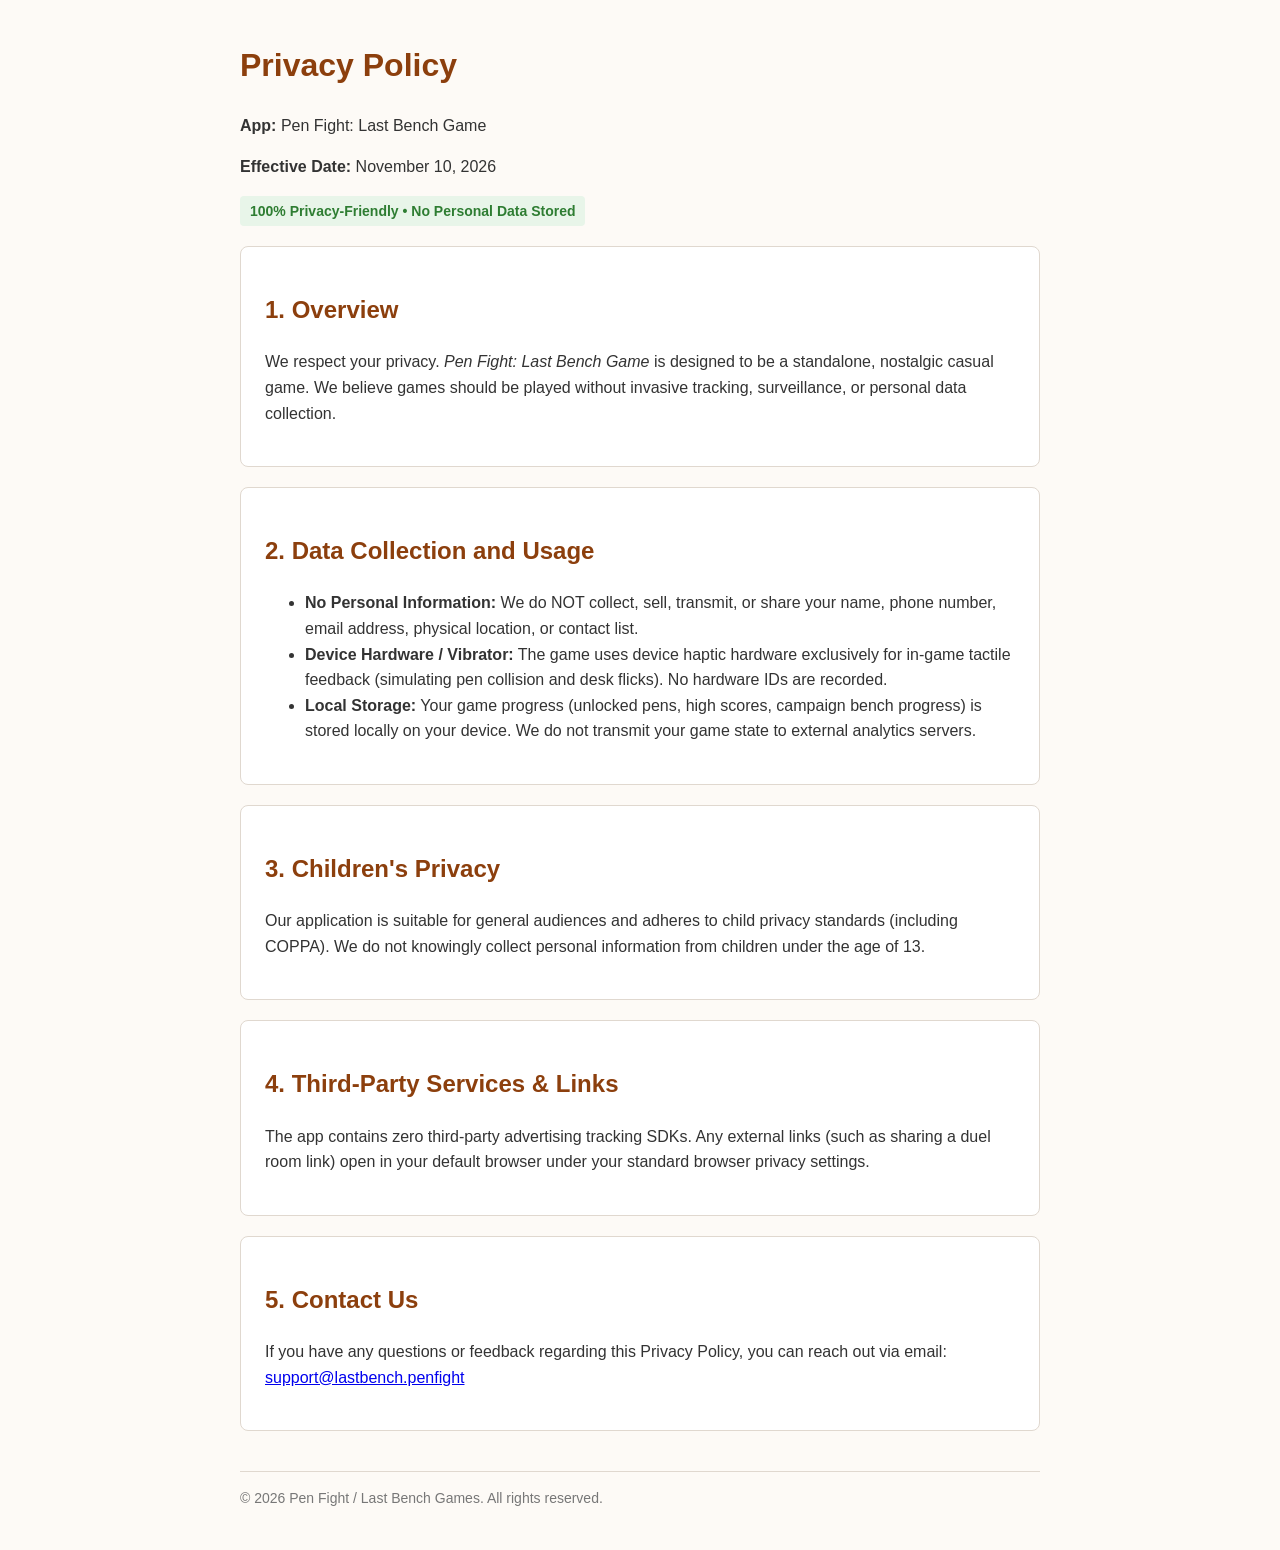
<file: PRIVACY_POLICY.html>
<!DOCTYPE html>
<html lang="en">
<head>
  <meta charset="UTF-8">
  <meta name="viewport" content="width=device-width, initial-scale=1.0">
  <title>Privacy Policy - Pen Fight: Last Bench Game</title>
  <style>
    body {
      font-family: -apple-system, BlinkMacSystemFont, "Segoe UI", Roboto, Helvetica, Arial, sans-serif;
      line-height: 1.6;
      color: #333;
      max-width: 800px;
      margin: 40px auto;
      padding: 0 20px;
      background: #fdfaf6;
    }
    h1, h2 { color: #8c3f0d; }
    .badge {
      display: inline-block;
      background: #e8f5e9;
      color: #2e7d32;
      padding: 4px 10px;
      border-radius: 4px;
      font-weight: bold;
      font-size: 14px;
    }
    .card {
      background: #fff;
      padding: 24px;
      border-radius: 8px;
      border: 1px solid #e0d8cf;
      margin: 20px 0;
    }
    footer {
      margin-top: 40px;
      font-size: 14px;
      color: #777;
      border-top: 1px solid #e0d8cf;
      padding-top: 15px;
    }
  </style>
</head>
<body>

  <h1>Privacy Policy</h1>
  <p><strong>App:</strong> Pen Fight: Last Bench Game</p>
  <p><strong>Effective Date:</strong> November 10, 2026</p>
  <span class="badge">100% Privacy-Friendly • No Personal Data Stored</span>

  <div class="card">
    <h2>1. Overview</h2>
    <p>We respect your privacy. <em>Pen Fight: Last Bench Game</em> is designed to be a standalone, nostalgic casual game. We believe games should be played without invasive tracking, surveillance, or personal data collection.</p>
  </div>

  <div class="card">
    <h2>2. Data Collection and Usage</h2>
    <ul>
      <li><strong>No Personal Information:</strong> We do NOT collect, sell, transmit, or share your name, phone number, email address, physical location, or contact list.</li>
      <li><strong>Device Hardware / Vibrator:</strong> The game uses device haptic hardware exclusively for in-game tactile feedback (simulating pen collision and desk flicks). No hardware IDs are recorded.</li>
      <li><strong>Local Storage:</strong> Your game progress (unlocked pens, high scores, campaign bench progress) is stored locally on your device. We do not transmit your game state to external analytics servers.</li>
    </ul>
  </div>

  <div class="card">
    <h2>3. Children's Privacy</h2>
    <p>Our application is suitable for general audiences and adheres to child privacy standards (including COPPA). We do not knowingly collect personal information from children under the age of 13.</p>
  </div>

  <div class="card">
    <h2>4. Third-Party Services & Links</h2>
    <p>The app contains zero third-party advertising tracking SDKs. Any external links (such as sharing a duel room link) open in your default browser under your standard browser privacy settings.</p>
  </div>

  <div class="card">
    <h2>5. Contact Us</h2>
    <p>If you have any questions or feedback regarding this Privacy Policy, you can reach out via email: <a href="mailto:support@lastbench.penfight">support@lastbench.penfight</a></p>
  </div>

  <footer>
    &copy; 2026 Pen Fight / Last Bench Games. All rights reserved.
  </footer>

</body>
</html>
</file>
<file: css/base.css>
/**
 * css/base.css - Core Arcade Nostalgia CSS Design System
 * Pen Fight: Desk Wars — Phase 3 Foundation
 * 
 * 100% Offline, Mobile Touch-First, GPU-Accelerated 60 FPS
 */

:root {
  /* --- 90s Classroom Heritage Palette --- */
  --color-blackboard-dark: #0f241f;
  --color-blackboard-surface: #183b32;
  --color-chalk-white: #f5f5f0;
  --color-chalk-yellow: #fde047;
  --color-notebook-cream: #faf5e8;
  --color-notebook-ruled: #cbd5e1;
  --color-margin-red: #ef4444;
  --color-desk-wood: #70452e;
  --color-desk-bevel: #452a1c;

  /* --- Arcade / Hyper-Casual Juicy Accents --- */
  --color-ink-blue: #1e40af;
  --color-ink-blue-glow: #3b82f6;
  --color-arcade-gold: #f59e0b;
  --color-arcade-amber: #d97706;
  --color-arcade-crimson: #dc2626;
  --color-arcade-green: #16a34a;
  --color-arcade-dark: #111827;

  /* --- Slingshot Force Meter Tokens --- */
  --force-low: #22c55e;
  --force-mid: #f59e0b;
  --force-max: #ef4444;

  /* --- Tactile 3D Depth Shadows --- */
  --shadow-btn-gold: 0 6px 0 #b45309, 0 8px 14px rgba(0, 0, 0, 0.35);
  --shadow-btn-green: 0 6px 0 #15803d, 0 8px 14px rgba(0, 0, 0, 0.35);
  --shadow-btn-blue: 0 6px 0 #1d4ed8, 0 8px 14px rgba(0, 0, 0, 0.35);
  --shadow-btn-red: 0 6px 0 #991b1b, 0 8px 14px rgba(0, 0, 0, 0.35);

  /* --- Typography Stacks --- */
  --font-doodle: 'Permanent Marker', 'Caveat Brush', 'Fredoka', cursive, sans-serif;
  --font-arcade: 'Fredoka', 'Titan One', -apple-system, BlinkMacSystemFont, 'Segoe UI', Roboto, sans-serif;
  --font-chalk: 'Caveat', 'Comic Neue', 'Chalkboard SE', cursive, sans-serif;
}

/* ==========================================================================
   1. Typography, Text Outlines & Sketchbook Doodle UI
   ========================================================================== */
.title-doodle {
  font-family: var(--font-doodle);
  font-weight: 900;
  color: #fde047;
  -webkit-text-stroke: 2.5px var(--color-arcade-dark);
  text-shadow: 
    3px 3px 0 var(--color-arcade-dark),
    5px 5px 0 rgba(30, 64, 175, 0.45),
    0 8px 16px rgba(0, 0, 0, 0.5);
  letter-spacing: 1px;
  transform: rotate(-1.5deg);
  display: inline-block;
}

.text-doodle-red {
  color: #ef4444;
  -webkit-text-stroke: 2px #7f1d1d;
  text-shadow: 2px 2px 0 #7f1d1d;
}

.text-doodle-blue {
  color: #3b82f6;
  -webkit-text-stroke: 2px #1e3a8a;
  text-shadow: 2px 2px 0 #1e3a8a;
}

.border-doodle {
  border: 3px solid var(--color-arcade-dark);
  border-radius: 255px 15px 225px 15px / 15px 225px 15px 255px;
  box-shadow: 4px 6px 0 var(--color-arcade-dark);
}

.underline-doodle {
  position: relative;
  display: inline-block;
}

.underline-doodle::after {
  content: "";
  position: absolute;
  left: -5%;
  bottom: -6px;
  width: 110%;
  height: 4px;
  background: #ef4444;
  border-radius: 4px;
  transform: rotate(-1.2deg);
}

.text-arcade-stroke {
  font-family: var(--font-arcade);
  -webkit-text-stroke: 2.5px var(--color-arcade-dark);
  text-shadow: 0 3px 0 var(--color-arcade-dark), 0 6px 12px rgba(0, 0, 0, 0.45);
  color: #ffffff;
  font-weight: 900;
  letter-spacing: 0.5px;
}

.text-arcade-gold {
  color: #fde047;
  -webkit-text-stroke: 2.5px #78350f;
  text-shadow: 0 3px 0 #78350f, 0 6px 12px rgba(0, 0, 0, 0.45);
}

.text-arcade-crimson {
  color: #fca5a5;
  -webkit-text-stroke: 2.5px #7f1d1d;
  text-shadow: 0 3px 0 #7f1d1d, 0 6px 12px rgba(0, 0, 0, 0.45);
}

/* ==========================================================================
   2. Tactile 3D Push Buttons (Zero Latency Mobile Touch)
   ========================================================================== */
.btn-arcade-3d {
  display: inline-flex;
  align-items: center;
  justify-content: center;
  gap: 8px;
  min-height: 48px;
  min-width: 48px;
  padding: 10px 20px;
  border-radius: 16px;
  border: 3px solid var(--color-arcade-dark);
  font-family: var(--font-arcade);
  font-weight: 800;
  font-size: 13px;
  text-transform: uppercase;
  letter-spacing: 0.5px;
  cursor: pointer;
  user-select: none;
  -webkit-user-select: none;
  touch-action: manipulation;
  transition: transform 0.08s ease, box-shadow 0.08s ease;
  will-change: transform, box-shadow;
}

/* Gold Primary Action Button */
.btn-arcade-gold {
  background: linear-gradient(180deg, #fcd34d 0%, #f59e0b 100%);
  color: var(--color-arcade-dark);
  box-shadow: var(--shadow-btn-gold);
}

.btn-arcade-gold:active {
  transform: translateY(4px);
  box-shadow: 0 2px 0 #b45309, 0 3px 6px rgba(0, 0, 0, 0.3);
}

/* Green Victory / Confirmation Button */
.btn-arcade-green {
  background: linear-gradient(180deg, #4ade80 0%, #16a34a 100%);
  color: #ffffff;
  box-shadow: var(--shadow-btn-green);
}

.btn-arcade-green:active {
  transform: translateY(4px);
  box-shadow: 0 2px 0 #15803d, 0 3px 6px rgba(0, 0, 0, 0.3);
}

/* Blue Secondary / Mode Button */
.btn-arcade-blue {
  background: linear-gradient(180deg, #60a5fa 0%, #2563eb 100%);
  color: #ffffff;
  box-shadow: var(--shadow-btn-blue);
}

.btn-arcade-blue:active {
  transform: translateY(4px);
  box-shadow: 0 2px 0 #1d4ed8, 0 3px 6px rgba(0, 0, 0, 0.3);
}

/* Red Danger / Reset Button */
.btn-arcade-red {
  background: linear-gradient(180deg, #f87171 0%, #dc2626 100%);
  color: #ffffff;
  box-shadow: var(--shadow-btn-red);
}

.btn-arcade-red:active {
  transform: translateY(4px);
  box-shadow: 0 2px 0 #991b1b, 0 3px 6px rgba(0, 0, 0, 0.3);
}

/* ==========================================================================
   3. Floating Spring Banners & Elastic Keyframes
   ========================================================================== */
@keyframes springPopIn {
  0% {
    opacity: 0;
    transform: translate3d(-50%, -50%, 0) scale(0.35);
  }
  65% {
    opacity: 1;
    transform: translate3d(-50%, -50%, 0) scale(1.18);
  }
  85% {
    transform: translate3d(-50%, -50%, 0) scale(0.95);
  }
  100% {
    opacity: 1;
    transform: translate3d(-50%, -50%, 0) scale(1.0);
  }
}

.banner-spring {
  position: absolute;
  top: 40%;
  left: 50%;
  z-index: 999;
  padding: 12px 28px;
  border-radius: 20px;
  border: 4px solid var(--color-arcade-dark);
  box-shadow: 0 10px 24px rgba(0, 0, 0, 0.5);
  animation: springPopIn 0.45s cubic-bezier(0.175, 0.885, 0.32, 1.275) forwards;
  pointer-events: none;
  white-space: nowrap;
}

.banner-your-turn {
  background: linear-gradient(180deg, #4ade80 0%, #16a34a 100%);
  color: #ffffff;
}

.banner-round-won {
  background: linear-gradient(180deg, #fcd34d 0%, #f59e0b 100%);
  color: var(--color-arcade-dark);
}

.banner-knockout {
  background: linear-gradient(180deg, #f87171 0%, #dc2626 100%);
  color: #ffffff;
}

/* ==========================================================================
   4. Slingshot Power Bar Utilities
   ========================================================================== */
.slingshot-meter-container {
  width: 240px;
  height: 16px;
  background: rgba(17, 24, 39, 0.85);
  border: 3px solid #111827;
  border-radius: 12px;
  overflow: hidden;
  box-shadow: 0 4px 10px rgba(0, 0, 0, 0.4);
}

.slingshot-meter-fill {
  height: 100%;
  width: 0%;
  border-radius: 8px;
  transition: width 0.05s linear, background-color 0.12s ease;
}

.force-low {
  background: linear-gradient(90deg, #22c55e, #4ade80);
  box-shadow: 0 0 10px #22c55e;
}

.force-mid {
  background: linear-gradient(90deg, #f59e0b, #fbbf24);
  box-shadow: 0 0 12px #f59e0b;
}

.force-max {
  background: linear-gradient(90deg, #dc2626, #ef4444);
  box-shadow: 0 0 16px #ef4444;
}

/* ==========================================================================
   5. Container Cards: Ruled Notebook & Tin Compass Box
   ========================================================================== */
.card-notebook {
  background: var(--color-notebook-cream);
  border: 3px solid var(--color-arcade-dark);
  border-radius: 20px;
  box-shadow: 0 8px 0 rgba(17, 24, 39, 0.9), 0 12px 20px rgba(0, 0, 0, 0.35);
  overflow: hidden;
  position: relative;
}

.card-notebook::after {
  content: "";
  position: absolute;
  top: 0; left: 0; right: 0; bottom: 0;
  background-image: radial-gradient(#1e293b 0.75px, transparent 0.75px);
  background-size: 8px 8px;
  opacity: 0.06;
  pointer-events: none;
}

.card-tin-box {
  background: linear-gradient(135deg, #e2e8f0 0%, #cbd5e1 50%, #94a3b8 100%);
  border: 4px solid #334155;
  border-radius: 24px;
  box-shadow: inset 0 2px 4px rgba(255, 255, 255, 0.6), 0 10px 0 #1e293b, 0 14px 24px rgba(0, 0, 0, 0.4);
}

/* ==========================================================================
   6. Smooth Native Momentum Touch Scrolling for Android Touchscreens & WebViews
   ========================================================================== */
.overflow-y-auto,
.blueprint-grid,
[id$="-overlay"],
.notebook-modal-backdrop,
#career-dossier-modal,
#level-ladder-modal,
#splash-screen-overlay,
#main-menu-overlay,
#campaign-map-overlay,
#compass-box-overlay,
#match-setup-overlay,
#trophy-cabinet-overlay {
  touch-action: pan-y !important;
  -webkit-overflow-scrolling: touch;
}
</file>
<file: css/splash.css>
/* css/splash.css - Step 3.2: Splash Screen & Student ID Card (Stitch Exact Reproduction) */
@import url('../assets/fonts/fonts.css');

#splash-screen-overlay {
  position: fixed;
  inset: 0;
  z-index: 1000;
  display: flex;
  flex-direction: column;
  background-color: rgb(252, 250, 244);
  overflow-y: auto;
  overflow-x: hidden;
  transition: opacity 0.4s cubic-bezier(0.16, 1, 0.3, 1), transform 0.4s cubic-bezier(0.16, 1, 0.3, 1);
  -webkit-overflow-scrolling: touch;
}

#splash-screen-overlay.splash-dismissed {
  opacity: 0;
  transform: translateY(-24px);
  pointer-events: none;
}

/* Custom scrollbar hide for cleaner mobile feel */
#splash-screen-overlay::-webkit-scrollbar {
  display: none;
}

/* Step 3.2 Interactive Touches: Tooltip & Chips */
.pencil-tooltip-box {
  position: absolute;
  bottom: calc(100% + 8px);
  left: 50%;
  transform: translateX(-50%) translateY(4px) scale(0.92);
  background: #ffffff;
  border: 1.8px solid #0f172a;
  box-shadow: 2.5px 3px 0px #0f172a;
  border-radius: 8px 12px 7px 11px / 11px 7px 12px 8px;
  padding: 5px 10px;
  font-family: 'Patrick Hand', cursive;
  font-size: 11px;
  color: #0f172a;
  white-space: nowrap;
  pointer-events: none;
  opacity: 0;
  visibility: hidden;
  transition: opacity 0.18s ease, transform 0.18s cubic-bezier(0.175, 0.885, 0.32, 1.275);
  z-index: 100;
}

.pencil-tooltip-box::after {
  content: '';
  position: absolute;
  top: 100%;
  left: 50%;
  transform: translateX(-50%);
  border-width: 5px;
  border-style: solid;
  border-color: #0f172a transparent transparent transparent;
}

.pencil-tooltip-box.tooltip-visible {
  opacity: 1;
  visibility: visible;
  transform: translateX(-50%) translateY(0) scale(1);
}

.interactive-chip {
  cursor: pointer;
  transition: transform 0.12s ease, filter 0.12s ease;
}

.interactive-chip:active {
  transform: scale(0.94) translateY(1px);
}

/* Step 3.2 Modal Popup Dialogs (House & Avatar Picker) */
.notebook-modal-backdrop {
  position: fixed;
  inset: 0;
  background: rgba(15, 23, 42, 0.65);
  backdrop-filter: blur(2px);
  -webkit-backdrop-filter: blur(2px);
  z-index: 1500;
  display: flex;
  align-items: center;
  justify-content: center;
  padding: 16px;
  opacity: 0;
  pointer-events: none;
  transition: opacity 0.22s ease;
}

.notebook-modal-backdrop.modal-open {
  opacity: 1;
  pointer-events: auto;
}

.notebook-modal-card {
  width: 100%;
  max-width: 330px;
  background: #ffffff;
  border: 2.5px solid #0f172a;
  box-shadow: 4px 5px 0px #0f172a;
  border-radius: 14px 8px 16px 7px / 8px 15px 7px 14px;
  padding: 14px;
  position: relative;
  transform: translateY(12px) scale(0.95);
  transition: transform 0.22s cubic-bezier(0.175, 0.885, 0.32, 1.275);
}

.notebook-modal-backdrop.modal-open .notebook-modal-card {
  transform: translateY(0) scale(1);
}
</file>
<file: css/menu.css>
/* css/menu.css - Step 3.3: Main Menu Home Screen (Pencil Sketch CTA) */
#main-menu-overlay {
  position: fixed;
  inset: 0;
  z-index: 500;
  display: flex;
  flex-direction: column;
  align-items: center;
  background-color: rgb(248, 243, 230);
  overflow-y: auto;
  overflow-x: hidden;
  transition: opacity 0.4s cubic-bezier(0.16, 1, 0.3, 1), transform 0.4s cubic-bezier(0.16, 1, 0.3, 1);
  -webkit-overflow-scrolling: touch;
}

#main-menu-overlay.menu-dismissed {
  opacity: 0;
  transform: translateY(-24px);
  pointer-events: none;
}

#main-menu-overlay::-webkit-scrollbar {
  display: none;
}

.blueprint-grid {
  background-color: #F8F5EE;
  background-image: 
    linear-gradient(to right, rgba(147, 197, 253, 0.22) 1px, transparent 1px),
    linear-gradient(to bottom, rgba(147, 197, 253, 0.22) 1px, transparent 1px);
  background-size: 16px 16px;
}
</file>
<file: css/campaign.css>
/* css/campaign.css - Step 3.4: Visual Campaign Map & Stage Details Chit */
#campaign-map-overlay {
  position: fixed;
  inset: 0;
  z-index: 600;
  display: flex;
  flex-direction: column;
  align-items: center;
  background-color: rgb(248, 243, 230);
  overflow-y: auto;
  overflow-x: hidden;
  transition: opacity 0.35s cubic-bezier(0.16, 1, 0.3, 1), transform 0.35s cubic-bezier(0.16, 1, 0.3, 1);
  -webkit-overflow-scrolling: touch;
}

#campaign-map-overlay.campaign-dismissed {
  opacity: 0;
  transform: translateY(20px);
  pointer-events: none;
}

#campaign-map-overlay::-webkit-scrollbar {
  display: none;
}

.yellow-chit-hatch {
  background-color: #fffef0;
  background-image: repeating-linear-gradient(transparent 0px, transparent 19px, rgba(234, 179, 8, 0.32) 20px, rgba(234, 179, 8, 0.32) 21px);
  background-size: 100% 21px;
}

.sketch-border {
  border: 1.8px solid #1e293b;
  box-shadow: 1.5px 2px 0px #334155;
}

.sketch-btn-hatch {
  background-image: repeating-linear-gradient(135deg, rgba(30, 41, 59, 0.08) 0px, rgba(30, 41, 59, 0.08) 1.5px, transparent 1.5px, transparent 6px);
}
</file>
<file: css/compass.css>
/* css/compass.css - Step 3.5: Tin Compass Box Screen */
#compass-box-overlay {
  position: fixed;
  inset: 0;
  z-index: 600;
  display: flex;
  flex-direction: column;
  align-items: center;
  background-color: rgb(248, 243, 230);
  overflow-y: auto;
  overflow-x: hidden;
  transition: opacity 0.35s cubic-bezier(0.16, 1, 0.3, 1), transform 0.35s cubic-bezier(0.16, 1, 0.3, 1);
  -webkit-overflow-scrolling: touch;
}

#compass-box-overlay.compass-dismissed {
  opacity: 0;
  transform: translateY(20px);
  pointer-events: none;
}

#compass-box-overlay::-webkit-scrollbar {
  display: none;
}

.tin-tray-emboss {
  background-color: #f3eddf;
  border: 2px solid #334155;
  box-shadow: 3px 4px 0px #1e293b, inset 0 2px 4px rgba(255, 255, 255, 0.7);
}

.pen-slot-active {
  border: 2.2px solid #00288e !important;
  background-color: #ffffff !important;
  box-shadow: 2.5px 2.5px 0px #00288e !important;
}

.pen-slot-inactive {
  border: 1.8px solid #475569 !important;
  background-color: #faf6ed !important;
  box-shadow: 1.5px 2px 0px #64748b !important;
}

.pen-slot-locked {
  border: 1.8px dashed #94a3b8 !important;
  background-color: rgba(235, 227, 211, 0.8) !important;
  opacity: 0.75;
}
</file>
<file: css/match_setup.css>
/* css/match_setup.css - Step 3.6: Match Setup Screen (Single Player & Pass-and-Play Cards) */
#match-setup-overlay {
  position: fixed;
  inset: 0;
  z-index: 600;
  display: flex;
  flex-direction: column;
  align-items: center;
  background-color: rgb(248, 243, 230);
  overflow-y: auto;
  overflow-x: hidden;
  transition: opacity 0.35s cubic-bezier(0.16, 1, 0.3, 1), transform 0.35s cubic-bezier(0.16, 1, 0.3, 1);
  -webkit-overflow-scrolling: touch;
}

#match-setup-overlay.setup-dismissed {
  opacity: 0;
  transform: translateY(20px);
  pointer-events: none;
}

#match-setup-overlay::-webkit-scrollbar {
  display: none;
}

/* Tactile Sketch & Hatched Textures */
.hatched-amber {
  background-color: #f59e0b;
  background-image: repeating-linear-gradient(135deg, rgba(30, 41, 59, 0.12) 0px, rgba(30, 41, 59, 0.12) 2px, transparent 2px, transparent 6px);
}

.hatched-primary {
  background-color: #00288e;
  background-image: repeating-linear-gradient(135deg, rgba(255, 255, 255, 0.15) 0px, rgba(255, 255, 255, 0.15) 2.5px, transparent 2.5px, transparent 7px);
}

.hatched-paper {
  background-image: repeating-linear-gradient(135deg, rgba(30, 41, 59, 0.06) 0px, rgba(30, 41, 59, 0.06) 1.5px, transparent 1.5px, transparent 6px);
}

.diff-btn-active {
  background-color: #fef08a !important; /* amber-200 */
  border: 2px solid #1e293b !important;
  box-shadow: 2px 2.5px 0px #1e293b !important;
  color: #0f172a !important;
  font-weight: 800 !important;
}

.diff-btn-inactive {
  background-color: #faf6ed !important;
  border: 2px solid #64748b !important;
  box-shadow: 1.5px 2px 0px #64748b !important;
  color: #475569 !important;
}
</file>
<file: css/hud.css>
/* ========================================================================== */
/* D:\FInal\css\hud.css                                                       */
/* Step 3.7: Live 3D Arena - Slingshot HUD & Pause Drawer Modal Styles        */
/* Standalone, 100% offline compliant, scoped under #game-hud-overlay         */
/* ========================================================================== */

/* 1. ROOT HUD OVERLAY SCOPE & POINTER EVENTS */
#game-hud-overlay {
  position: fixed;
  inset: 0;
  z-index: 50;
  pointer-events: none !important;
  user-select: none;
  -webkit-user-select: none;
  -webkit-touch-callout: none;
  transition: opacity 0.25s ease-out;
}

#game-hud-overlay * {
  box-sizing: border-box;
}

/* Turn banner should never block pointer interactions with the 3D canvas */
#hud-turn-banner {
  pointer-events: none !important;
  transition: opacity 0.2s ease-out, transform 0.3s cubic-bezier(0.175, 0.885, 0.32, 1.275);
}

/* Re-enable pointer events only for interactive components */
#game-hud-overlay .pointer-events-auto,
#game-hud-overlay button,
#game-hud-overlay #hud-pause-btn,
#game-hud-overlay #hud-power-card,
#game-hud-overlay #hud-aim-btn,
#game-hud-overlay #hud-flick-cta,
#game-hud-overlay #hud-spin-btn {
  pointer-events: auto !important;
}

/* 2. TURN BANNER SPRING ANIMATIONS */
@keyframes hudBannerPop {
  0% {
    transform: scale(0.8) translateY(-10px) rotate(-3deg);
    opacity: 0;
  }
  60% {
    transform: scale(1.05) translateY(2px) rotate(1deg);
    opacity: 1;
  }
  100% {
    transform: scale(1) translateY(0) rotate(-1deg);
    opacity: 1;
  }
}

@keyframes hudBannerIdle {
  0%, 100% {
    transform: translateY(0px) rotate(-1deg);
  }
  50% {
    transform: translateY(-3px) rotate(0.5deg);
  }
}

#hud-turn-banner {
  animation: hudBannerPop 0.38s cubic-bezier(0.175, 0.885, 0.32, 1.275);
}

#hud-turn-banner.banner-active-idle {
  animation: hudBannerIdle 3s ease-in-out infinite;
}

/* Turn state variations */
#hud-turn-banner.turn-p1 {
  border-color: #00288e;
}
#hud-turn-banner.turn-p1 #hud-turn-title {
  color: #00288e;
}

#hud-turn-banner.turn-bot,
#hud-turn-banner.turn-p2 {
  border-color: #b91c1c;
}
#hud-turn-banner.turn-bot #hud-turn-title,
#hud-turn-banner.turn-p2 #hud-turn-title {
  color: #b91c1c;
}

/* 3. SLINGSHOT POWER METER & GAUGE (VERTICAL SCHOOL RULER) */
#hud-power-card {
  box-shadow: none !important;
  background: transparent !important;
  border: none !important;
}

#hud-power-bar-fill {
  transition: height 0.08s ease-out;
}

/* Power Overdrive (>80%) Glow */
@keyframes hudPowerOverdrive {
  0%, 100% {
    box-shadow: 0 0 8px rgba(239, 68, 68, 0.7), inset 0 1px 2px rgba(255, 255, 255, 0.5);
  }
  50% {
    box-shadow: 0 0 18px rgba(239, 68, 68, 0.95), inset 0 1px 4px rgba(255, 255, 255, 0.8);
  }
}

#hud-power-card.power-overdrive #hud-power-bar-fill {
  animation: hudPowerOverdrive 0.6s ease-in-out infinite;
}

/* 4. ROUND SCORE PIPS */
.round-pip-won {
  background-color: #16a34a !important;
  border-color: #14532d !important;
  box-shadow: 0 0 6px rgba(22, 163, 74, 0.6) !important;
}

.round-pip-lost {
  background-color: #ef4444 !important;
  border-color: #7f1d1d !important;
}

.round-pip-pending {
  background-color: #e2e8f0 !important;
  border-color: #94a3b8 !important;
}

/* 5. TACTILE 3D BUTTON STATES */
#hud-flick-cta:active,
#hud-aim-btn:active,
#hud-spin-btn:active {
  transform: translateY(3px) !important;
  box-shadow: 0 1px 0 #0f172a !important;
}

#hud-aim-btn.aim-locked {
  background-color: #eff6ff !important;
  border-color: #1d4ed8 !important;
  color: #1d4ed8 !important;
}

#hud-spin-btn.spin-active {
  background-color: #fef3c7 !important;
  border-color: #b45309 !important;
  color: #b45309 !important;
}

/* 6. PAUSE MODAL STYLING */
#pause-menu-modal {
  position: fixed;
  inset: 0;
  z-index: 100;
  background-color: rgba(15, 23, 42, 0.65);
  backdrop-filter: blur(4px);
  -webkit-backdrop-filter: blur(4px);
  opacity: 0;
  pointer-events: none;
  transition: opacity 0.25s cubic-bezier(0.16, 1, 0.3, 1);
}

#pause-menu-modal.pause-modal-open {
  opacity: 1;
  pointer-events: auto !important;
}

#pause-menu-modal .relative {
  transform: scale(0.92) translateY(12px) rotate(-1deg);
  transition: transform 0.28s cubic-bezier(0.175, 0.885, 0.32, 1.275);
}

#pause-menu-modal.pause-modal-open .relative {
  transform: scale(1) translateY(0) rotate(-1deg);
}

/* Toggle Switches */
#pause-sfx-toggle[data-state="off"],
#pause-haptic-toggle[data-state="off"] {
  background-color: #cbd5e1 !important;
}

#pause-sfx-toggle[data-state="off"] div,
#pause-haptic-toggle[data-state="off"] div {
  transform: translateX(0px) !important;
}
</file>
<file: css/match_result.css>
/* ========================================================================== */
/* D:\FInal\css\match_result.css                                              */
/* Step 3.8: Match Result Certificate & Promotion System                      */
/* Includes: Victory Certificate, Defeat Penalty Chit, Rank Up Promotion Slip */
/* Standalone, 100% offline compliant, scoped under #match-result-overlay     */
/* ========================================================================== */

#match-result-overlay {
  position: fixed;
  inset: 0;
  z-index: 900;
  display: flex;
  align-items: center;
  justify-content: center;
  background-color: rgba(15, 23, 42, 0.75);
  backdrop-filter: blur(4px);
  -webkit-backdrop-filter: blur(4px);
  overflow-y: auto;
  overflow-x: hidden;
  padding: 12px;
  opacity: 1;
  transition: opacity 0.3s ease-out, transform 0.3s cubic-bezier(0.16, 1, 0.3, 1);
}

#match-result-overlay.result-dismissed {
  opacity: 0;
  pointer-events: none;
  transform: scale(0.96) translateY(12px);
}

/* 1. MATH GRID & RULED PAPER TEXTURES */
.result-math-grid {
  background-color: #fbf8ef;
  background-image: 
    linear-gradient(rgba(88, 128, 172, 0.12) 1px, transparent 1px),
    linear-gradient(90deg, rgba(88, 128, 172, 0.12) 1px, transparent 1px),
    linear-gradient(rgba(88, 128, 172, 0.05) 1px, transparent 1px),
    linear-gradient(90deg, rgba(88, 128, 172, 0.05) 1px, transparent 1px);
  background-size: 20px 20px, 20px 20px, 4px 4px, 4px 4px;
}

.result-notebook-ruled {
  background-color: #fffdf9;
  background-image: repeating-linear-gradient(
    to bottom,
    transparent 0px,
    transparent 23px,
    rgba(203, 213, 225, 0.5) 24px
  );
}

/* 2. PERFORATED NOTEBOOK TORN EDGE */
.result-perforated-card {
  clip-path: polygon(
    10px 0%, 100% 0%, 100% 100%, 10px 100%, 
    7px 97.5%, 11px 95%, 6px 92.5%, 9px 90%, 5px 87.5%, 11px 85%, 
    7px 82.5%, 10px 80%, 6px 77.5%, 12px 75%, 7px 72.5%, 11px 70%, 
    5px 67.5%, 10px 65%, 6px 62.5%, 12px 60%, 7px 57.5%, 10px 55%, 
    5px 52.5%, 11px 50%, 6px 47.5%, 12px 45%, 7px 42.5%, 10px 40%, 
    6px 37.5%, 11px 35%, 5px 32.5%, 10px 30%, 7px 27.5%, 12px 25%, 
    6px 22.5%, 10px 20%, 5px 17.5%, 11px 15%, 7px 12.5%, 10px 10%, 
    6px 7.5%, 11px 5%, 7px 2.5%, 10px 0%
  );
  box-shadow: 
    0 0 0 1.5px #1e293b inset,
    0 0 0 3px rgba(30, 41, 59, 0.25) inset,
    0 16px 32px -4px rgba(45, 26, 16, 0.4);
}

/* 3. TILTED RUBBER STAMPS */
.rubber-stamp-pass {
  border: 2.5px dashed #dc2626;
  color: #b91c1c;
  background-color: #fee2e2;
  box-shadow: 2px 2px 0 0 rgba(185, 28, 28, 0.3);
  transform: rotate(-2.5deg);
}

.rubber-stamp-fail {
  border: 2.5px dashed #991b1b;
  color: #7f1d1d;
  background-color: #fef2f2;
  box-shadow: 2px 2px 0 0 rgba(153, 27, 27, 0.3);
  transform: rotate(2deg);
}

.rubber-stamp-promote {
  border: 2.5px dashed #0284c7;
  color: #0369a1;
  background-color: #e0f2fe;
  box-shadow: 2px 2px 0 0 rgba(2, 132, 199, 0.3);
  transform: rotate(-1.5deg);
}

/* 4. TACTILE HATCHED BUTTONS */
.result-hatched-green {
  background-color: #16a34a;
  background-image: repeating-linear-gradient(
    45deg,
    rgba(255, 255, 255, 0.15) 0px,
    rgba(255, 255, 255, 0.15) 3px,
    transparent 3px,
    transparent 8px
  );
}

.result-hatched-amber {
  background-color: #f59e0b;
  background-image: repeating-linear-gradient(
    45deg,
    rgba(0, 0, 0, 0.08) 0px,
    rgba(0, 0, 0, 0.08) 3px,
    transparent 3px,
    transparent 8px
  );
}

.result-hatched-rose {
  background-color: #e11d48;
  background-image: repeating-linear-gradient(
    45deg,
    rgba(255, 255, 255, 0.15) 0px,
    rgba(255, 255, 255, 0.15) 3px,
    transparent 3px,
    transparent 8px
  );
}

.result-hatched-blue {
  background-color: #0284c7;
  background-image: repeating-linear-gradient(
    45deg,
    rgba(255, 255, 255, 0.15) 0px,
    rgba(255, 255, 255, 0.15) 3px,
    transparent 3px,
    transparent 8px
  );
}

/* Responsive Container */
#match-result-overlay main {
  max-height: 94vh;
}
</file>
<file: css/trophy_cabinet.css>
/* ========================================================================== */
/* D:\FInal\css\trophy_cabinet.css                                            */
/* Step 3.9: Trophy Cabinet & Offline Settings (3 States)                     */
/* Includes: 16-Badge Enamel Pin Shelf, Pin Inspect Chit, Audio/Rules Settings */
/* Standalone, 100% offline compliant, scoped under #trophy-cabinet-overlay   */
/* ========================================================================== */

#trophy-cabinet-overlay {
  position: fixed;
  inset: 0;
  z-index: 800;
  display: flex;
  justify-content: center;
  align-items: flex-start;
  background-color: #2b1d14;
  background-image: 
    radial-gradient(circle at 50% 20%, rgba(180, 115, 60, 0.25) 0%, transparent 70%),
    repeating-linear-gradient(0deg, rgba(0,0,0,0.15) 0px, rgba(0,0,0,0.15) 2px, transparent 2px, transparent 4px);
  overflow-y: auto;
  overflow-x: hidden;
  padding: 12px 6px;
  user-select: none;
  -webkit-user-select: none;
  transition: opacity 0.3s ease-out, transform 0.3s cubic-bezier(0.16, 1, 0.3, 1), background-color 0.3s ease-out;
}

#trophy-cabinet-overlay.cabinet-dismissed {
  opacity: 0;
  pointer-events: none;
  transform: scale(0.96) translateY(12px);
}

/* 1. NOTEBOOK SHEET CONTAINER */
.cabinet-sheet-ruled {
  background-color: #fffdf9;
  background-image: repeating-linear-gradient(
    to bottom,
    transparent 0px,
    transparent 23px,
    rgba(203, 213, 225, 0.45) 24px
  );
}

/* 2. ENAMEL PIN BADGE CARDS */
.enamel-pin-card {
  transition: transform 0.15s ease, box-shadow 0.15s ease;
  cursor: pointer;
}

.enamel-pin-card:active {
  transform: translateY(2px) scale(0.98);
}

.enamel-pin-unlocked {
  background: #ffffff;
  border: 2px solid #0f172a;
  box-shadow: 0 3px 0 0 #0f172a;
}

.enamel-pin-locked {
  background: #f8fafc;
  border: 2px dashed #94a3b8;
  opacity: 0.72;
}

/* 3. METALLIC MEDAL CIRCLE SHINE */
.metallic-pin-circle {
  position: relative;
  border-radius: 9999px;
  display: flex;
  align-items: center;
  justify-content: center;
  box-shadow: 
    0 2px 4px rgba(0,0,0,0.15),
    inset 0 2px 4px rgba(255,255,255,0.6),
    inset 0 -2px 4px rgba(0,0,0,0.2);
}

.pin-gold {
  background: linear-gradient(135deg, #fef08a 0%, #eab308 50%, #ca8a04 100%);
  border: 2px solid #854d0e;
}

.pin-silver {
  background: linear-gradient(135deg, #f1f5f9 0%, #cbd5e1 50%, #94a3b8 100%);
  border: 2px solid #475569;
}

.pin-bronze {
  background: linear-gradient(135deg, #fed7aa 0%, #f97316 50%, #c2410c 100%);
  border: 2px solid #7c2d12;
}

.pin-blue {
  background: linear-gradient(135deg, #bae6fd 0%, #38bdf8 50%, #0284c7 100%);
  border: 2px solid #0369a1;
}

.pin-rose {
  background: linear-gradient(135deg, #fecdd3 0%, #fb7185 50%, #e11d48 100%);
  border: 2px solid #9f1239;
}

.pin-amber {
  background: linear-gradient(135deg, #fef3c7 0%, #f59e0b 50%, #d97706 100%);
  border: 2px solid #b45309;
}

.pin-cyan {
  background: linear-gradient(135deg, #cffafe 0%, #22d3ee 50%, #0891b2 100%);
  border: 2px solid #0e7490;
}

.pin-indigo {
  background: linear-gradient(135deg, #e0e7ff 0%, #818cf8 50%, #4f46e5 100%);
  border: 2px solid #3730a3;
}

.pin-purple {
  background: linear-gradient(135deg, #f3e8ff 0%, #c084fc 50%, #9333ea 100%);
  border: 2px solid #6b21a8;
}

.pin-teal {
  background: linear-gradient(135deg, #ccfbf1 0%, #2dd4bf 50%, #0d9488 100%);
  border: 2px solid #115e59;
}

.pin-slate {
  background: linear-gradient(135deg, #f8fafc 0%, #94a3b8 50%, #475569 100%);
  border: 2px solid #1e293b;
}

.pin-locked {
  background: #e2e8f0;
  border: 2px dashed #64748b;
  color: #64748b;
}

/* 4. PIN INSPECT MODAL */
#pin-inspect-modal {
  position: fixed;
  inset: 0;
  z-index: 1000;
  display: flex;
  align-items: center;
  justify-content: center;
  background-color: rgba(15, 23, 42, 0.75);
  backdrop-filter: blur(4px);
  -webkit-backdrop-filter: blur(4px);
  padding: 16px;
  transition: opacity 0.25s ease-out;
}

#pin-inspect-modal.inspect-dismissed {
  opacity: 0;
  pointer-events: none;
}

/* 5. TACTILE RANGE SLIDER STYLES */
input[type=range].cabinet-slider {
  -webkit-appearance: none;
  appearance: none;
  width: 100%;
  height: 8px;
  border-radius: 4px;
  background: #e2e8f0;
  border: 1.5px solid #0f172a;
  outline: none;
}

input[type=range].cabinet-slider::-webkit-slider-thumb {
  -webkit-appearance: none;
  appearance: none;
  width: 20px;
  height: 20px;
  border-radius: 50%;
  background: #0284c7;
  border: 2px solid #0f172a;
  cursor: pointer;
  box-shadow: 0 2px 0 0 #0f172a;
}
</file>
